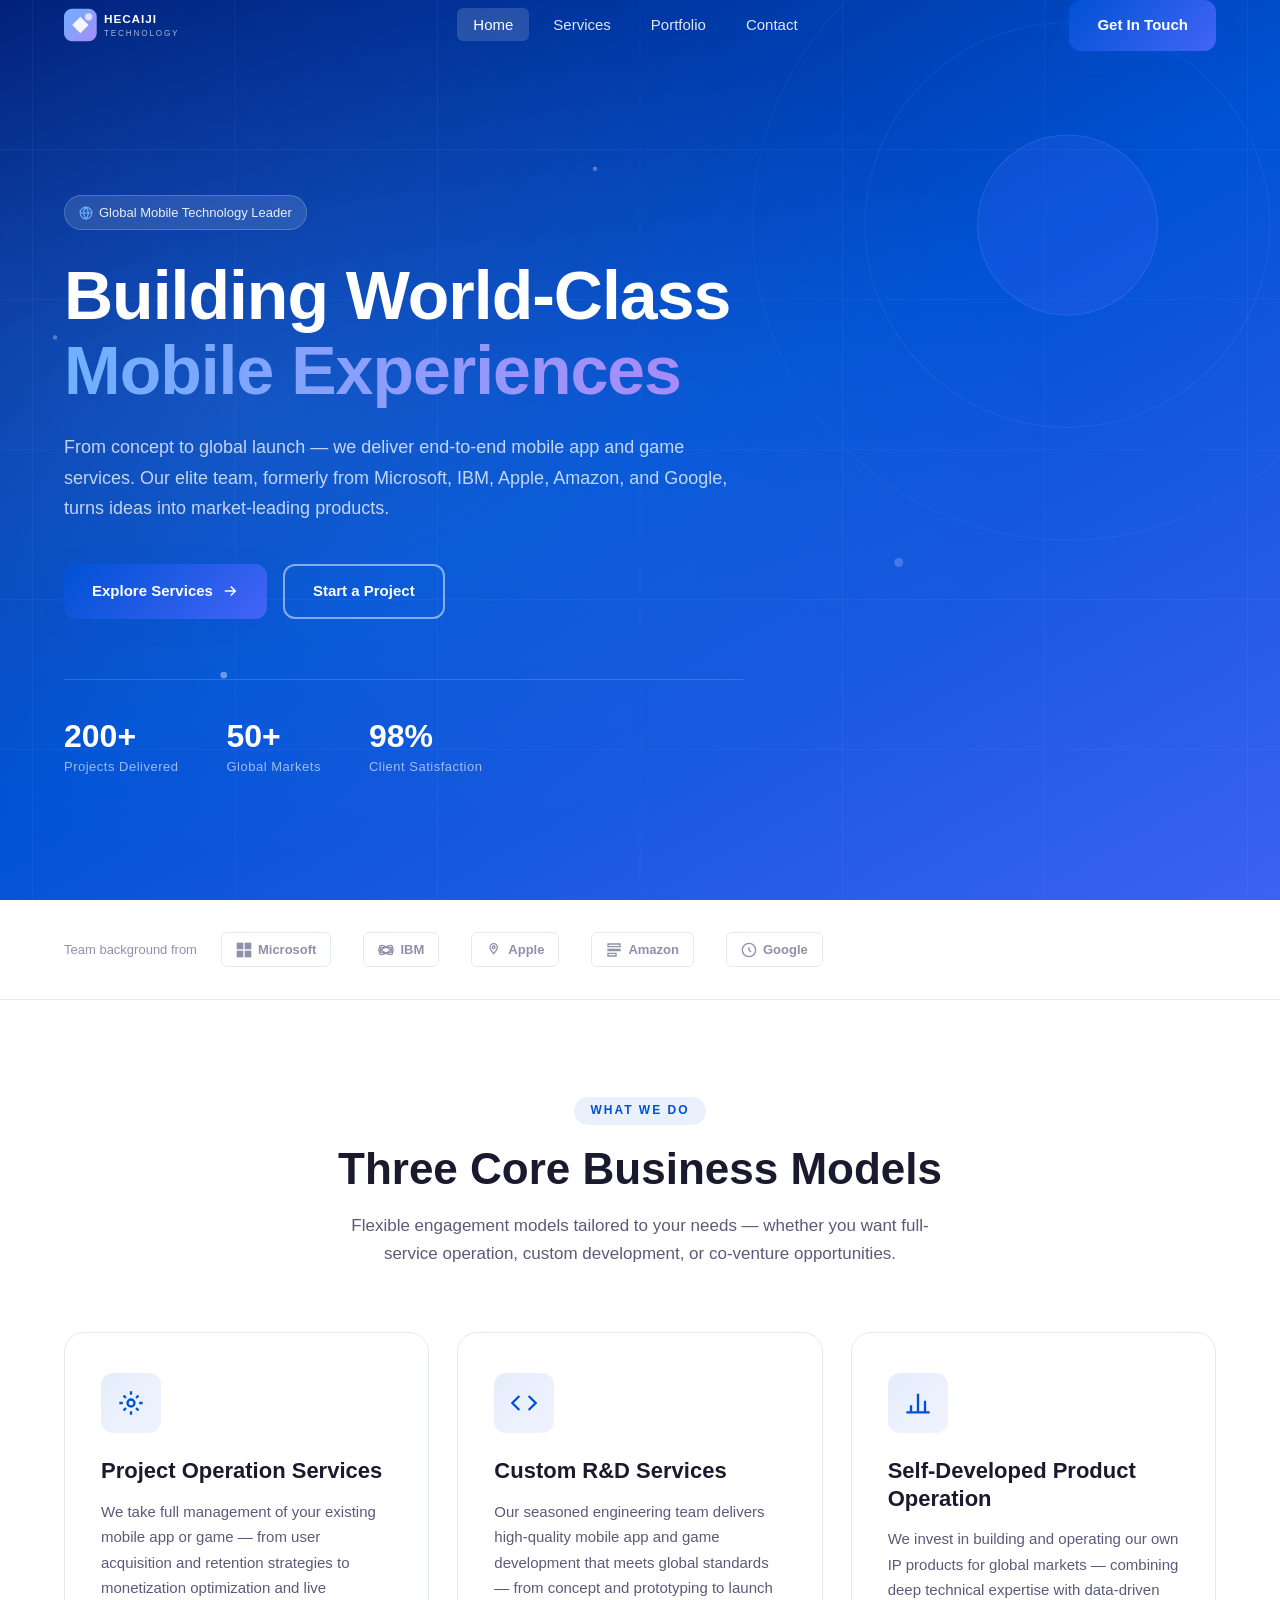
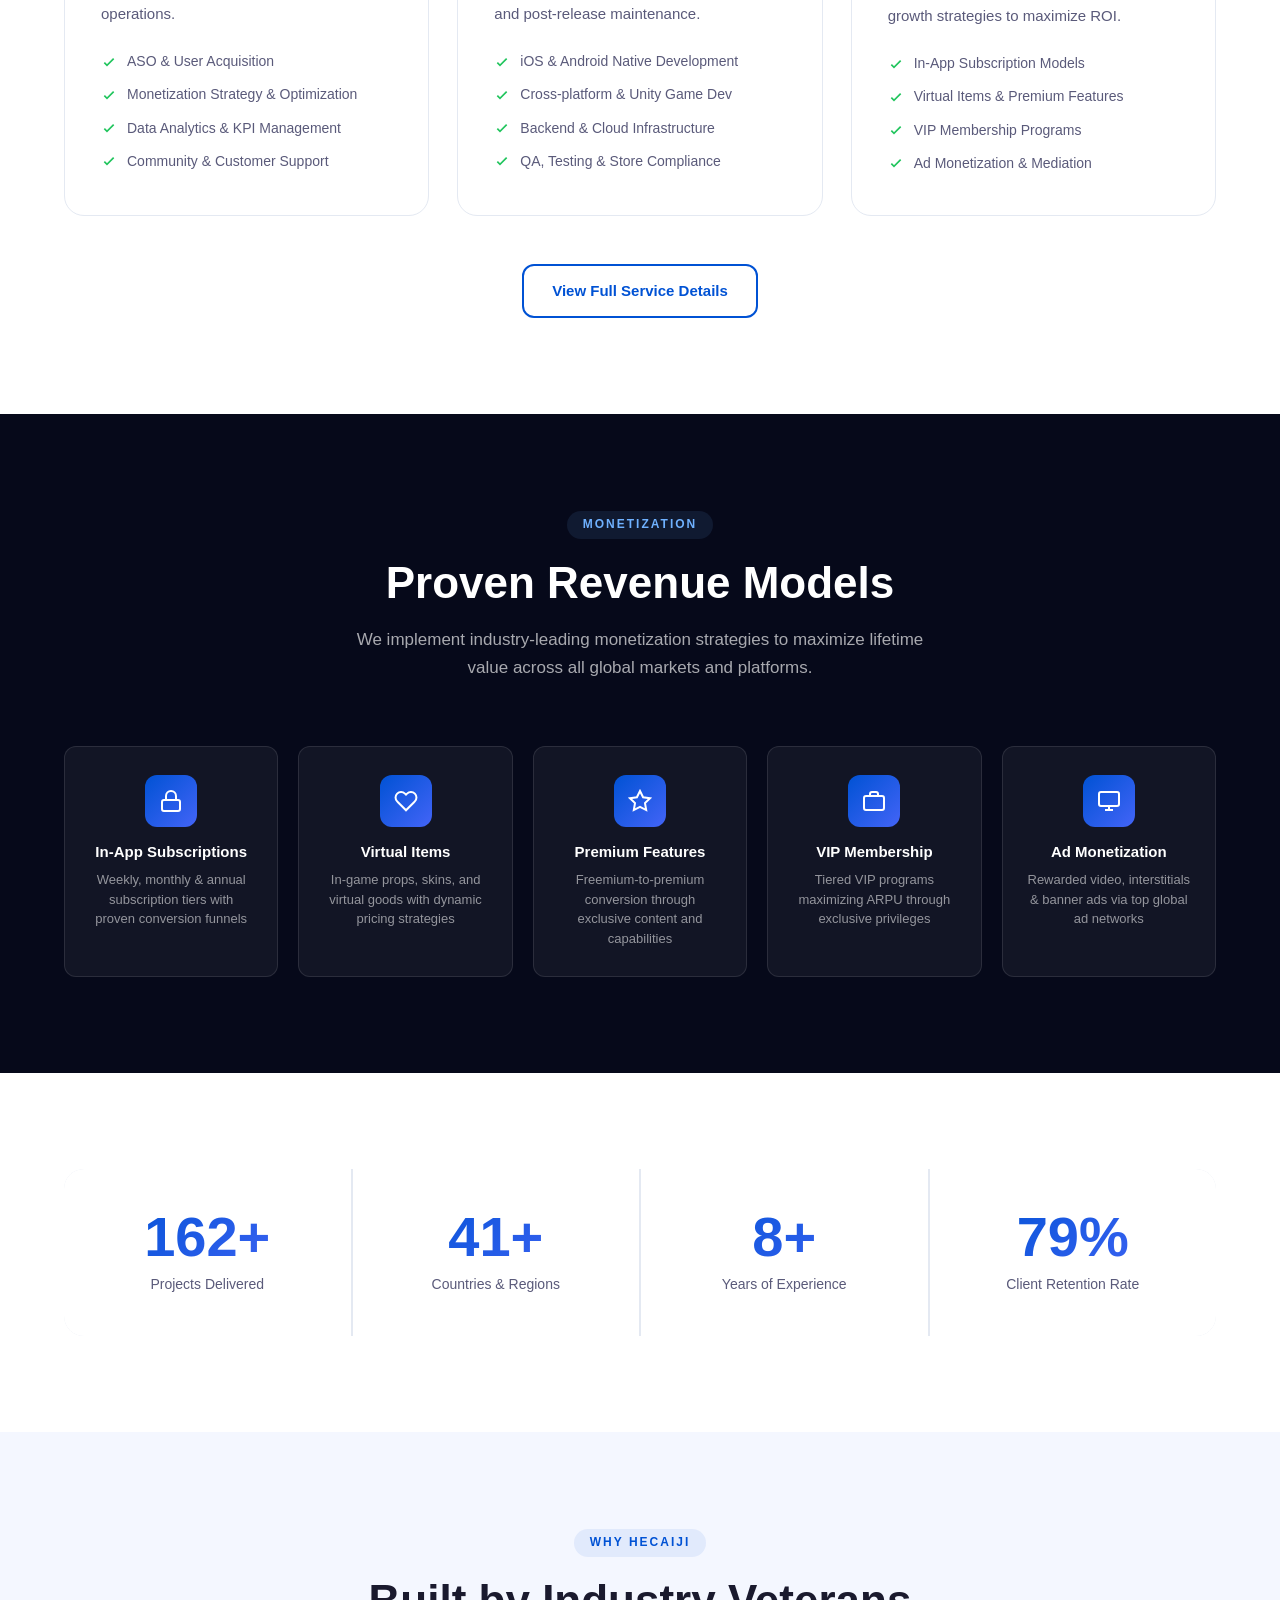
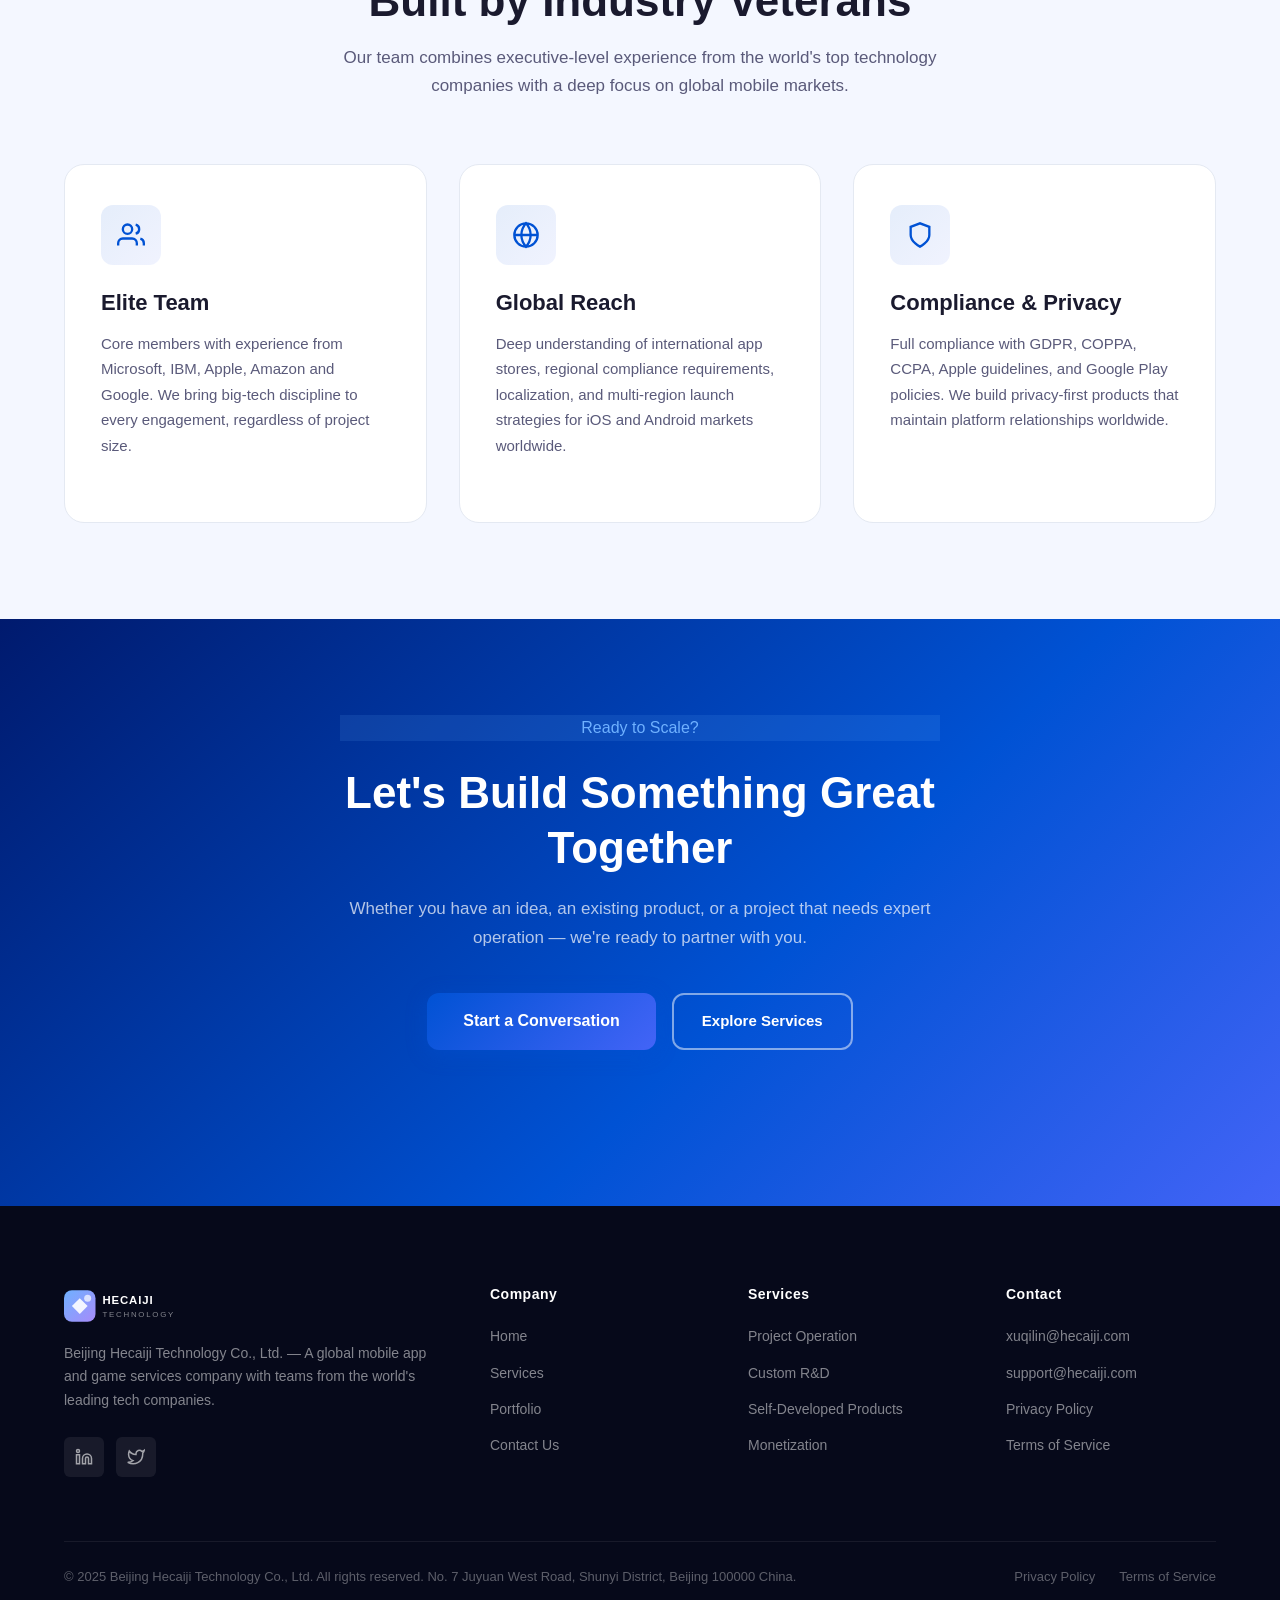
<file: index.html>
<!DOCTYPE html>
<html lang="en">
<head>
  <meta charset="UTF-8">
  <meta name="viewport" content="width=device-width, initial-scale=1.0">
  <meta http-equiv="X-UA-Compatible" content="IE=edge">

  <!-- SEO Meta Tags -->
  <title>Hecaiji Technology – Global Mobile App & Game Services</title>
  <meta name="description" content="Hecaiji Technology is a global mobile application and mobile game service provider, offering project operation, R&D outsourcing, and self-developed product operation with teams from Microsoft, IBM, Apple, Amazon, and Google.">
  <meta name="keywords" content="mobile app development, mobile game, app operation, game monetization, iOS Android, Google Play, App Store, global mobile services, outsourcing, Beijing technology">
  <meta name="author" content="Hecaiji Technology Co., Ltd.">
  <meta name="robots" content="index, follow">
  <link rel="canonical" href="https://www.hecaiji.com/">

  <!-- Open Graph -->
  <meta property="og:type" content="website">
  <meta property="og:url" content="https://www.hecaiji.com/">
  <meta property="og:title" content="Hecaiji Technology – Global Mobile App & Game Services">
  <meta property="og:description" content="Expert mobile application and game services with teams from Microsoft, IBM, Apple, Amazon, and Google. Operation, development, and monetization for global markets.">
  <meta property="og:image" content="https://www.hecaiji.com/svg/hero-bg.svg">
  <meta property="og:locale" content="en_US">
  <meta property="og:site_name" content="Hecaiji Technology">

  <!-- Twitter Card -->
  <meta name="twitter:card" content="summary_large_image">
  <meta name="twitter:title" content="Hecaiji Technology – Global Mobile App & Game Services">
  <meta name="twitter:description" content="Expert mobile app and game services for global markets.">

  <!-- Structured Data -->
  <script type="application/ld+json">
  {
    "@context": "https://schema.org",
    "@type": "Organization",
    "name": "Beijing Hecaiji Technology Co., Ltd.",
    "alternateName": "Hecaiji Technology",
    "url": "https://www.hecaiji.com",
    "address": {
      "@type": "PostalAddress",
      "streetAddress": "No. 211061, No. 7 Juyuan West Road, Mapo Town, Shunyi District",
      "addressLocality": "Beijing",
      "postalCode": "100000",
      "addressCountry": "CN"
    },
    "contactPoint": [
      {
        "@type": "ContactPoint",
        "email": "xuqilin@hecaiji.com",
        "contactType": "Business"
      },
      {
        "@type": "ContactPoint",
        "email": "support@hecaiji.com",
        "contactType": "Technical Support"
      }
    ],
    "description": "Global mobile application and mobile game service provider offering operation, R&D outsourcing, and self-developed product operation.",
    "foundingLocation": "Beijing, China",
    "serviceArea": "Worldwide"
  }
  </script>

  <link rel="stylesheet" href="css/style.css">

  <!-- Favicon inline SVG -->
  <link rel="icon" type="image/svg+xml" href="svg/logo.svg">
</head>
<body>

  <!-- ============================================================
       NAVIGATION
  ============================================================ -->
  <header>
    <nav class="nav nav--transparent" role="navigation" aria-label="Main navigation">
      <div class="container">
        <div class="nav__inner">
          <a href="index.html" class="nav__logo" aria-label="Hecaiji Technology Home">
            <svg viewBox="0 0 160 44" width="160" height="44" xmlns="http://www.w3.org/2000/svg" aria-hidden="true">
              <defs>
                <linearGradient id="navLogoGrad" x1="0%" y1="0%" x2="100%" y2="100%">
                  <stop offset="0%" style="stop-color:#6fb1ff"/>
                  <stop offset="100%" style="stop-color:#a78bfa"/>
                </linearGradient>
              </defs>
              <rect x="0" y="4" width="36" height="36" rx="9" fill="url(#navLogoGrad)"/>
              <path d="M9 22 L18 13 L27 22 L18 31 Z" fill="white" opacity="0.9"/>
              <circle cx="27" cy="13" r="4" fill="white" opacity="0.7"/>
              <text x="44" y="20" font-family="'Inter','Arial',sans-serif" font-weight="800" font-size="13" fill="white" letter-spacing="1">HECAIJI</text>
              <text x="44" y="34" font-family="'Inter','Arial',sans-serif" font-weight="400" font-size="9" fill="rgba(255,255,255,0.65)" letter-spacing="2">TECHNOLOGY</text>
            </svg>
          </a>
          <ul class="nav__menu" role="list">
            <li><a href="index.html" class="nav__link active">Home</a></li>
            <li><a href="services.html" class="nav__link">Services</a></li>
            <li><a href="cases.html" class="nav__link">Portfolio</a></li>
            <li><a href="contact.html" class="nav__link">Contact</a></li>
          </ul>
          <a href="contact.html" class="btn btn--primary nav__cta">Get In Touch</a>
          <button class="nav__toggle" aria-label="Open menu" aria-expanded="false">
            <span></span><span></span><span></span>
          </button>
        </div>
      </div>
    </nav>
  </header>

  <!-- Mobile Nav -->
  <div class="mobile-nav" role="dialog" aria-modal="true" aria-label="Mobile navigation">
    <button class="mobile-nav__close" aria-label="Close menu">
      <svg viewBox="0 0 24 24" fill="none" stroke="currentColor" stroke-width="2" stroke-linecap="round">
        <path d="M6 6l12 12M18 6l-12 12"/>
      </svg>
    </button>
    <a href="index.html">Home</a>
    <a href="services.html">Services</a>
    <a href="cases.html">Portfolio</a>
    <a href="contact.html">Contact</a>
    <a href="contact.html" class="btn btn--primary" style="margin-top:16px;">Get In Touch</a>
  </div>

  <main>
    <!-- ============================================================
         HERO SECTION
    ============================================================ -->
    <section class="hero" id="hero" aria-label="Hero">
      <div class="hero__bg">
        <svg viewBox="0 0 1440 800" xmlns="http://www.w3.org/2000/svg" preserveAspectRatio="xMidYMid slice" aria-hidden="true">
          <defs>
            <linearGradient id="heroGrad" x1="0%" y1="0%" x2="100%" y2="100%">
              <stop offset="0%" style="stop-color:#001a6e"/>
              <stop offset="50%" style="stop-color:#0052D4"/>
              <stop offset="100%" style="stop-color:#4364F7"/>
            </linearGradient>
            <radialGradient id="heroGlow1" cx="25%" cy="45%" r="50%">
              <stop offset="0%" style="stop-color:#6fb1ff;stop-opacity:0.18"/>
              <stop offset="100%" style="stop-color:#6fb1ff;stop-opacity:0"/>
            </radialGradient>
          </defs>
          <rect width="1440" height="800" fill="url(#heroGrad)"/>
          <rect width="1440" height="800" fill="url(#heroGlow1)"/>
          <g stroke="rgba(255,255,255,0.04)" stroke-width="1">
            <line x1="0" y1="133" x2="1440" y2="133"/><line x1="0" y1="266" x2="1440" y2="266"/>
            <line x1="0" y1="400" x2="1440" y2="400"/><line x1="0" y1="533" x2="1440" y2="533"/>
            <line x1="0" y1="666" x2="1440" y2="666"/>
            <line x1="180" y1="0" x2="180" y2="800"/><line x1="360" y1="0" x2="360" y2="800"/>
            <line x1="540" y1="0" x2="540" y2="800"/><line x1="720" y1="0" x2="720" y2="800"/>
            <line x1="900" y1="0" x2="900" y2="800"/><line x1="1080" y1="0" x2="1080" y2="800"/>
            <line x1="1260" y1="0" x2="1260" y2="800"/>
          </g>
          <circle cx="1100" cy="200" r="280" fill="none" stroke="rgba(255,255,255,0.04)" stroke-width="1"/>
          <circle cx="1100" cy="200" r="180" fill="none" stroke="rgba(255,255,255,0.06)" stroke-width="1"/>
          <circle cx="1100" cy="200" r="80" fill="rgba(67,100,247,0.2)" stroke="rgba(255,255,255,0.1)" stroke-width="1"/>
          <circle cx="350" cy="600" r="3" fill="rgba(255,255,255,0.4)"/>
          <circle cx="680" cy="150" r="2" fill="rgba(255,255,255,0.3)"/>
          <circle cx="950" cy="500" r="4" fill="rgba(255,255,255,0.2)"/>
          <circle cx="200" cy="300" r="2" fill="rgba(255,255,255,0.3)"/>
          <circle cx="1300" cy="650" r="3" fill="rgba(255,255,255,0.25)"/>
        </svg>
      </div>
      <div class="container">
        <div class="hero__content">
          <div class="hero__badge" data-animate>
            <svg viewBox="0 0 24 24" fill="none" stroke="currentColor" stroke-width="2" aria-hidden="true"><circle cx="12" cy="12" r="10"/><path d="M2 12h20M12 2a15.3 15.3 0 0 1 4 10 15.3 15.3 0 0 1-4 10 15.3 15.3 0 0 1-4-10 15.3 15.3 0 0 1 4-10z"/></svg>
            Global Mobile Technology Leader
          </div>
          <h1 data-animate data-delay="100">
            Building World-Class<br>
            <span class="highlight">Mobile Experiences</span>
          </h1>
          <p class="hero__desc" data-animate data-delay="200">
            From concept to global launch — we deliver end-to-end mobile app and game services. Our elite team, formerly from Microsoft, IBM, Apple, Amazon, and Google, turns ideas into market-leading products.
          </p>
          <div class="hero__actions" data-animate data-delay="300">
            <a href="services.html" class="btn btn--primary">
              Explore Services
              <svg viewBox="0 0 24 24" fill="none" stroke="currentColor" stroke-width="2" aria-hidden="true"><path d="M5 12h14M13 6l6 6-6 6"/></svg>
            </a>
            <a href="contact.html" class="btn btn--outline">Start a Project</a>
          </div>
          <div class="hero__stats" data-animate data-delay="400">
            <div>
              <div class="hero__stat-value" data-counter data-target="200" data-suffix="+">200+</div>
              <div class="hero__stat-label">Projects Delivered</div>
            </div>
            <div>
              <div class="hero__stat-value" data-counter data-target="50" data-suffix="+">50+</div>
              <div class="hero__stat-label">Global Markets</div>
            </div>
            <div>
              <div class="hero__stat-value" data-counter data-target="98" data-suffix="%">98%</div>
              <div class="hero__stat-label">Client Satisfaction</div>
            </div>
          </div>
        </div>
      </div>
    </section>

    <!-- ============================================================
         PARTNERS BAR
    ============================================================ -->
    <section class="partners" aria-label="Team Background">
      <div class="container">
        <div class="partners__inner">
          <span class="partners__label">Team background from</span>
          <div class="partners__logos">
            <span class="partner-badge">
              <svg viewBox="0 0 24 24" fill="currentColor" aria-hidden="true"><rect x="1" y="1" width="10" height="10"/><rect x="13" y="1" width="10" height="10"/><rect x="1" y="13" width="10" height="10"/><rect x="13" y="13" width="10" height="10"/></svg>
              Microsoft
            </span>
            <span class="partner-badge">
              <svg viewBox="0 0 24 24" fill="none" stroke="currentColor" stroke-width="2" aria-hidden="true"><ellipse cx="12" cy="12" rx="11" ry="4.2" transform="rotate(-30 12 12)"/><ellipse cx="12" cy="12" rx="11" ry="4.2" transform="rotate(30 12 12)"/><ellipse cx="12" cy="12" rx="11" ry="4.2"/></svg>
              IBM
            </span>
            <span class="partner-badge">
              <svg viewBox="0 0 24 24" fill="none" stroke="currentColor" stroke-width="2" aria-hidden="true"><path d="M11.5 2.5C8.5 2.5 6 5 6 8c0 3.5 5.5 9.5 5.5 9.5S17 11.5 17 8c0-3-2.5-5.5-5.5-5.5z"/><circle cx="11.5" cy="8" r="2"/></svg>
              Apple
            </span>
            <span class="partner-badge">
              <svg viewBox="0 0 24 24" fill="none" stroke="currentColor" stroke-width="2" aria-hidden="true"><path d="M3 3l18 0v4L3 7zM3 11l18 0v2L3 13zM3 17l12 0v4L3 21z"/></svg>
              Amazon
            </span>
            <span class="partner-badge">
              <svg viewBox="0 0 24 24" fill="none" stroke="currentColor" stroke-width="2" aria-hidden="true"><circle cx="12" cy="12" r="10"/><path d="M12 8v4l3 3"/></svg>
              Google
            </span>
          </div>
        </div>
      </div>
    </section>

    <!-- ============================================================
         CORE SERVICES
    ============================================================ -->
    <section class="section" id="services" aria-labelledby="services-heading">
      <div class="container">
        <header class="section-header">
          <div class="eyebrow">What We Do</div>
          <h2 id="services-heading">Three Core Business Models</h2>
          <p>Flexible engagement models tailored to your needs — whether you want full-service operation, custom development, or co-venture opportunities.</p>
        </header>
        <div class="services-grid">
          <!-- Model 1 -->
          <article class="service-card" data-animate>
            <div class="service-card__icon" aria-hidden="true">
              <svg viewBox="0 0 24 24" fill="none" stroke="currentColor" stroke-width="2"><circle cx="12" cy="12" r="3"/><path d="M12 2v3M12 19v3M2 12h3M19 12h3M5.6 5.6l2.1 2.1M16.3 16.3l2.1 2.1M5.6 18.4l2.1-2.1M16.3 7.7l2.1-2.1"/></svg>
            </div>
            <h3>Project Operation Services</h3>
            <p>We take full management of your existing mobile app or game — from user acquisition and retention strategies to monetization optimization and live operations.</p>
            <ul class="service-card__list" role="list">
              <li class="service-card__list-item">
                <svg viewBox="0 0 24 24" fill="none" stroke="currentColor" stroke-width="2.5" aria-hidden="true"><path d="M5 13l4 4L19 7"/></svg>
                ASO &amp; User Acquisition
              </li>
              <li class="service-card__list-item">
                <svg viewBox="0 0 24 24" fill="none" stroke="currentColor" stroke-width="2.5" aria-hidden="true"><path d="M5 13l4 4L19 7"/></svg>
                Monetization Strategy &amp; Optimization
              </li>
              <li class="service-card__list-item">
                <svg viewBox="0 0 24 24" fill="none" stroke="currentColor" stroke-width="2.5" aria-hidden="true"><path d="M5 13l4 4L19 7"/></svg>
                Data Analytics &amp; KPI Management
              </li>
              <li class="service-card__list-item">
                <svg viewBox="0 0 24 24" fill="none" stroke="currentColor" stroke-width="2.5" aria-hidden="true"><path d="M5 13l4 4L19 7"/></svg>
                Community &amp; Customer Support
              </li>
            </ul>
          </article>
          <!-- Model 2 -->
          <article class="service-card" data-animate data-delay="100">
            <div class="service-card__icon" aria-hidden="true">
              <svg viewBox="0 0 24 24" fill="none" stroke="currentColor" stroke-width="2"><polyline points="16 18 22 12 16 6"/><polyline points="8 6 2 12 8 18"/></svg>
            </div>
            <h3>Custom R&amp;D Services</h3>
            <p>Our seasoned engineering team delivers high-quality mobile app and game development that meets global standards — from concept and prototyping to launch and post-release maintenance.</p>
            <ul class="service-card__list" role="list">
              <li class="service-card__list-item">
                <svg viewBox="0 0 24 24" fill="none" stroke="currentColor" stroke-width="2.5" aria-hidden="true"><path d="M5 13l4 4L19 7"/></svg>
                iOS &amp; Android Native Development
              </li>
              <li class="service-card__list-item">
                <svg viewBox="0 0 24 24" fill="none" stroke="currentColor" stroke-width="2.5" aria-hidden="true"><path d="M5 13l4 4L19 7"/></svg>
                Cross-platform &amp; Unity Game Dev
              </li>
              <li class="service-card__list-item">
                <svg viewBox="0 0 24 24" fill="none" stroke="currentColor" stroke-width="2.5" aria-hidden="true"><path d="M5 13l4 4L19 7"/></svg>
                Backend &amp; Cloud Infrastructure
              </li>
              <li class="service-card__list-item">
                <svg viewBox="0 0 24 24" fill="none" stroke="currentColor" stroke-width="2.5" aria-hidden="true"><path d="M5 13l4 4L19 7"/></svg>
                QA, Testing &amp; Store Compliance
              </li>
            </ul>
          </article>
          <!-- Model 3 -->
          <article class="service-card" data-animate data-delay="200">
            <div class="service-card__icon" aria-hidden="true">
              <svg viewBox="0 0 24 24" fill="none" stroke="currentColor" stroke-width="2"><line x1="18" y1="20" x2="18" y2="10"/><line x1="12" y1="20" x2="12" y2="4"/><line x1="6" y1="20" x2="6" y2="14"/><line x1="2" y1="20" x2="22" y2="20"/></svg>
            </div>
            <h3>Self-Developed Product Operation</h3>
            <p>We invest in building and operating our own IP products for global markets — combining deep technical expertise with data-driven growth strategies to maximize ROI.</p>
            <ul class="service-card__list" role="list">
              <li class="service-card__list-item">
                <svg viewBox="0 0 24 24" fill="none" stroke="currentColor" stroke-width="2.5" aria-hidden="true"><path d="M5 13l4 4L19 7"/></svg>
                In-App Subscription Models
              </li>
              <li class="service-card__list-item">
                <svg viewBox="0 0 24 24" fill="none" stroke="currentColor" stroke-width="2.5" aria-hidden="true"><path d="M5 13l4 4L19 7"/></svg>
                Virtual Items &amp; Premium Features
              </li>
              <li class="service-card__list-item">
                <svg viewBox="0 0 24 24" fill="none" stroke="currentColor" stroke-width="2.5" aria-hidden="true"><path d="M5 13l4 4L19 7"/></svg>
                VIP Membership Programs
              </li>
              <li class="service-card__list-item">
                <svg viewBox="0 0 24 24" fill="none" stroke="currentColor" stroke-width="2.5" aria-hidden="true"><path d="M5 13l4 4L19 7"/></svg>
                Ad Monetization &amp; Mediation
              </li>
            </ul>
          </article>
        </div>
        <div style="text-align:center;margin-top:48px;">
          <a href="services.html" class="btn btn--outline-dark">View Full Service Details</a>
        </div>
      </div>
    </section>

    <!-- ============================================================
         REVENUE MODELS (Dark section)
    ============================================================ -->
    <section class="section section--dark" id="monetization" aria-labelledby="revenue-heading">
      <div class="container">
        <header class="section-header">
          <div class="eyebrow" style="color:#6fb1ff;background:rgba(111,177,255,0.1);">Monetization</div>
          <h2 id="revenue-heading">Proven Revenue Models</h2>
          <p>We implement industry-leading monetization strategies to maximize lifetime value across all global markets and platforms.</p>
        </header>
        <div class="revenue-grid">
          <div class="revenue-card" data-animate>
            <div class="revenue-card__icon" aria-hidden="true">
              <svg viewBox="0 0 24 24" fill="none" stroke="currentColor" stroke-width="2"><rect x="3" y="11" width="18" height="11" rx="2"/><path d="M7 11V7a5 5 0 0 1 10 0v4"/></svg>
            </div>
            <h4>In-App Subscriptions</h4>
            <p>Weekly, monthly &amp; annual subscription tiers with proven conversion funnels</p>
          </div>
          <div class="revenue-card" data-animate data-delay="80">
            <div class="revenue-card__icon" aria-hidden="true">
              <svg viewBox="0 0 24 24" fill="none" stroke="currentColor" stroke-width="2"><path d="M20.84 4.61a5.5 5.5 0 0 0-7.78 0L12 5.67l-1.06-1.06a5.5 5.5 0 0 0-7.78 7.78l1.06 1.06L12 21.23l7.78-7.78 1.06-1.06a5.5 5.5 0 0 0 0-7.78z"/></svg>
            </div>
            <h4>Virtual Items</h4>
            <p>In-game props, skins, and virtual goods with dynamic pricing strategies</p>
          </div>
          <div class="revenue-card" data-animate data-delay="160">
            <div class="revenue-card__icon" aria-hidden="true">
              <svg viewBox="0 0 24 24" fill="none" stroke="currentColor" stroke-width="2"><polygon points="12 2 15.09 8.26 22 9.27 17 14.14 18.18 21.02 12 17.77 5.82 21.02 7 14.14 2 9.27 8.91 8.26 12 2"/></svg>
            </div>
            <h4>Premium Features</h4>
            <p>Freemium-to-premium conversion through exclusive content and capabilities</p>
          </div>
          <div class="revenue-card" data-animate data-delay="240">
            <div class="revenue-card__icon" aria-hidden="true">
              <svg viewBox="0 0 24 24" fill="none" stroke="currentColor" stroke-width="2"><rect x="2" y="7" width="20" height="14" rx="2"/><path d="M16 7V5a2 2 0 0 0-2-2h-4a2 2 0 0 0-2 2v2"/></svg>
            </div>
            <h4>VIP Membership</h4>
            <p>Tiered VIP programs maximizing ARPU through exclusive privileges</p>
          </div>
          <div class="revenue-card" data-animate data-delay="320">
            <div class="revenue-card__icon" aria-hidden="true">
              <svg viewBox="0 0 24 24" fill="none" stroke="currentColor" stroke-width="2"><rect x="2" y="3" width="20" height="14" rx="2"/><line x1="8" y1="21" x2="16" y2="21"/><line x1="12" y1="17" x2="12" y2="21"/></svg>
            </div>
            <h4>Ad Monetization</h4>
            <p>Rewarded video, interstitials &amp; banner ads via top global ad networks</p>
          </div>
        </div>
      </div>
    </section>

    <!-- ============================================================
         STATS SECTION
    ============================================================ -->
    <section class="section" aria-label="Company Statistics">
      <div class="container">
        <div class="stats-grid">
          <div class="stat-item" data-animate>
            <div class="stat-item__value" data-counter data-target="200" data-suffix="+">200+</div>
            <div class="stat-item__label">Projects Delivered</div>
          </div>
          <div class="stat-item" data-animate data-delay="100">
            <div class="stat-item__value" data-counter data-target="50" data-suffix="+">50+</div>
            <div class="stat-item__label">Countries &amp; Regions</div>
          </div>
          <div class="stat-item" data-animate data-delay="200">
            <div class="stat-item__value" data-counter data-target="10" data-suffix="+">10+</div>
            <div class="stat-item__label">Years of Experience</div>
          </div>
          <div class="stat-item" data-animate data-delay="300">
            <div class="stat-item__value" data-counter data-target="98" data-suffix="%">98%</div>
            <div class="stat-item__label">Client Retention Rate</div>
          </div>
        </div>
      </div>
    </section>

    <!-- ============================================================
         WHY CHOOSE US
    ============================================================ -->
    <section class="section section--alt" id="about" aria-labelledby="why-heading">
      <div class="container">
        <header class="section-header">
          <div class="eyebrow">Why Hecaiji</div>
          <h2 id="why-heading">Built by Industry Veterans</h2>
          <p>Our team combines executive-level experience from the world's top technology companies with a deep focus on global mobile markets.</p>
        </header>
        <div style="display:grid;grid-template-columns:repeat(auto-fit,minmax(280px,1fr));gap:32px;">
          <div class="service-card" data-animate>
            <div class="service-card__icon" aria-hidden="true">
              <svg viewBox="0 0 24 24" fill="none" stroke="currentColor" stroke-width="2"><path d="M17 21v-2a4 4 0 0 0-4-4H5a4 4 0 0 0-4 4v2"/><circle cx="9" cy="7" r="4"/><path d="M23 21v-2a4 4 0 0 0-3-3.87M16 3.13a4 4 0 0 1 0 7.75"/></svg>
            </div>
            <h3>Elite Team</h3>
            <p>Core members with experience from Microsoft, IBM, Apple, Amazon and Google. We bring big-tech discipline to every engagement, regardless of project size.</p>
          </div>
          <div class="service-card" data-animate data-delay="100">
            <div class="service-card__icon" aria-hidden="true">
              <svg viewBox="0 0 24 24" fill="none" stroke="currentColor" stroke-width="2"><circle cx="12" cy="12" r="10"/><path d="M2 12h20M12 2a15.3 15.3 0 0 1 4 10 15.3 15.3 0 0 1-4 10 15.3 15.3 0 0 1-4-10 15.3 15.3 0 0 1 4-10z"/></svg>
            </div>
            <h3>Global Reach</h3>
            <p>Deep understanding of international app stores, regional compliance requirements, localization, and multi-region launch strategies for iOS and Android markets worldwide.</p>
          </div>
          <div class="service-card" data-animate data-delay="200">
            <div class="service-card__icon" aria-hidden="true">
              <svg viewBox="0 0 24 24" fill="none" stroke="currentColor" stroke-width="2"><path d="M12 22s8-4 8-10V5l-8-3-8 3v7c0 6 8 10 8 10z"/></svg>
            </div>
            <h3>Compliance &amp; Privacy</h3>
            <p>Full compliance with GDPR, COPPA, CCPA, Apple guidelines, and Google Play policies. We build privacy-first products that maintain platform relationships worldwide.</p>
          </div>
        </div>
      </div>
    </section>

    <!-- ============================================================
         CTA SECTION
    ============================================================ -->
    <section class="section" style="background: linear-gradient(135deg, #001a6e 0%, #0052D4 60%, #4364F7 100%); text-align: center;" aria-label="Call to Action">
      <div class="container">
        <div style="max-width:600px;margin:0 auto;" data-animate>
          <div class="eyebrow" style="color:#6fb1ff;background:rgba(111,177,255,0.12);margin-bottom:24px;">Ready to Scale?</div>
          <h2 style="color:#fff;font-size:clamp(28px,4vw,44px);margin-bottom:20px;">Let's Build Something Great Together</h2>
          <p style="color:rgba(255,255,255,0.7);font-size:17px;margin-bottom:40px;line-height:1.7;">Whether you have an idea, an existing product, or a project that needs expert operation — we're ready to partner with you.</p>
          <div class="hero__actions" style="justify-content:center;">
            <a href="contact.html" class="btn btn--primary" style="font-size:16px;padding:15px 36px;">Start a Conversation</a>
            <a href="services.html" class="btn btn--outline">Explore Services</a>
          </div>
        </div>
      </div>
    </section>
  </main>

  <!-- ============================================================
       FOOTER
  ============================================================ -->
  <footer class="footer" role="contentinfo">
    <div class="container">
      <div class="footer__top">
        <div class="footer__brand">
          <a href="index.html" aria-label="Hecaiji Technology">
            <svg viewBox="0 0 160 44" width="140" height="40" xmlns="http://www.w3.org/2000/svg" aria-hidden="true">
              <defs>
                <linearGradient id="footerLogoGrad" x1="0%" y1="0%" x2="100%" y2="100%">
                  <stop offset="0%" style="stop-color:#6fb1ff"/>
                  <stop offset="100%" style="stop-color:#a78bfa"/>
                </linearGradient>
              </defs>
              <rect x="0" y="4" width="36" height="36" rx="9" fill="url(#footerLogoGrad)"/>
              <path d="M9 22 L18 13 L27 22 L18 31 Z" fill="white" opacity="0.9"/>
              <circle cx="27" cy="13" r="4" fill="white" opacity="0.7"/>
              <text x="44" y="20" font-family="'Inter','Arial',sans-serif" font-weight="800" font-size="13" fill="white" letter-spacing="1">HECAIJI</text>
              <text x="44" y="34" font-family="'Inter','Arial',sans-serif" font-weight="400" font-size="9" fill="rgba(255,255,255,0.5)" letter-spacing="2">TECHNOLOGY</text>
            </svg>
          </a>
          <p>Beijing Hecaiji Technology Co., Ltd. — A global mobile app and game services company with teams from the world's leading tech companies.</p>
          <div class="footer__social">
            <a href="#" class="footer__social-link" aria-label="LinkedIn">
              <svg viewBox="0 0 24 24" fill="none" stroke="currentColor" stroke-width="2" aria-hidden="true"><path d="M16 8a6 6 0 0 1 6 6v7h-4v-7a2 2 0 0 0-4 0v7h-4v-7a6 6 0 0 1 6-6z"/><rect x="2" y="9" width="4" height="12"/><circle cx="4" cy="4" r="2"/></svg>
            </a>
            <a href="#" class="footer__social-link" aria-label="Twitter / X">
              <svg viewBox="0 0 24 24" fill="none" stroke="currentColor" stroke-width="2" aria-hidden="true"><path d="M23 3a10.9 10.9 0 0 1-3.14 1.53 4.48 4.48 0 0 0-7.86 3v1A10.66 10.66 0 0 1 3 4s-4 9 5 13a11.64 11.64 0 0 1-7 2c9 5 20 0 20-11.5a4.5 4.5 0 0 0-.08-.83A7.72 7.72 0 0 0 23 3z"/></svg>
            </a>
          </div>
        </div>
        <div class="footer__col">
          <h4>Company</h4>
          <ul role="list">
            <li><a href="index.html">Home</a></li>
            <li><a href="services.html">Services</a></li>
            <li><a href="cases.html">Portfolio</a></li>
            <li><a href="contact.html">Contact Us</a></li>
          </ul>
        </div>
        <div class="footer__col">
          <h4>Services</h4>
          <ul role="list">
            <li><a href="services.html#operation">Project Operation</a></li>
            <li><a href="services.html#rd">Custom R&amp;D</a></li>
            <li><a href="services.html#selfdev">Self-Developed Products</a></li>
            <li><a href="services.html#monetization">Monetization</a></li>
          </ul>
        </div>
        <div class="footer__col">
          <h4>Contact</h4>
          <ul role="list">
            <li><a href="mailto:xuqilin@hecaiji.com">xuqilin@hecaiji.com</a></li>
            <li><a href="mailto:support@hecaiji.com">support@hecaiji.com</a></li>
            <li><a href="privacy.html">Privacy Policy</a></li>
            <li><a href="terms.html">Terms of Service</a></li>
          </ul>
        </div>
      </div>
      <div class="footer__bottom">
        <p class="footer__copy">&copy; 2025 Beijing Hecaiji Technology Co., Ltd. All rights reserved. No. 7 Juyuan West Road, Shunyi District, Beijing 100000 China.</p>
        <nav class="footer__legal" aria-label="Legal">
          <a href="privacy.html">Privacy Policy</a>
          <a href="terms.html">Terms of Service</a>
        </nav>
      </div>
    </div>
  </footer>

  <!-- Scroll to top -->
  <button class="scroll-top" aria-label="Back to top">
    <svg viewBox="0 0 24 24" fill="none" stroke="currentColor" stroke-width="2.5" aria-hidden="true">
      <path d="M18 15l-6-6-6 6"/>
    </svg>
  </button>

  <script src="js/main.js"></script>
</body>
</html>
</file>
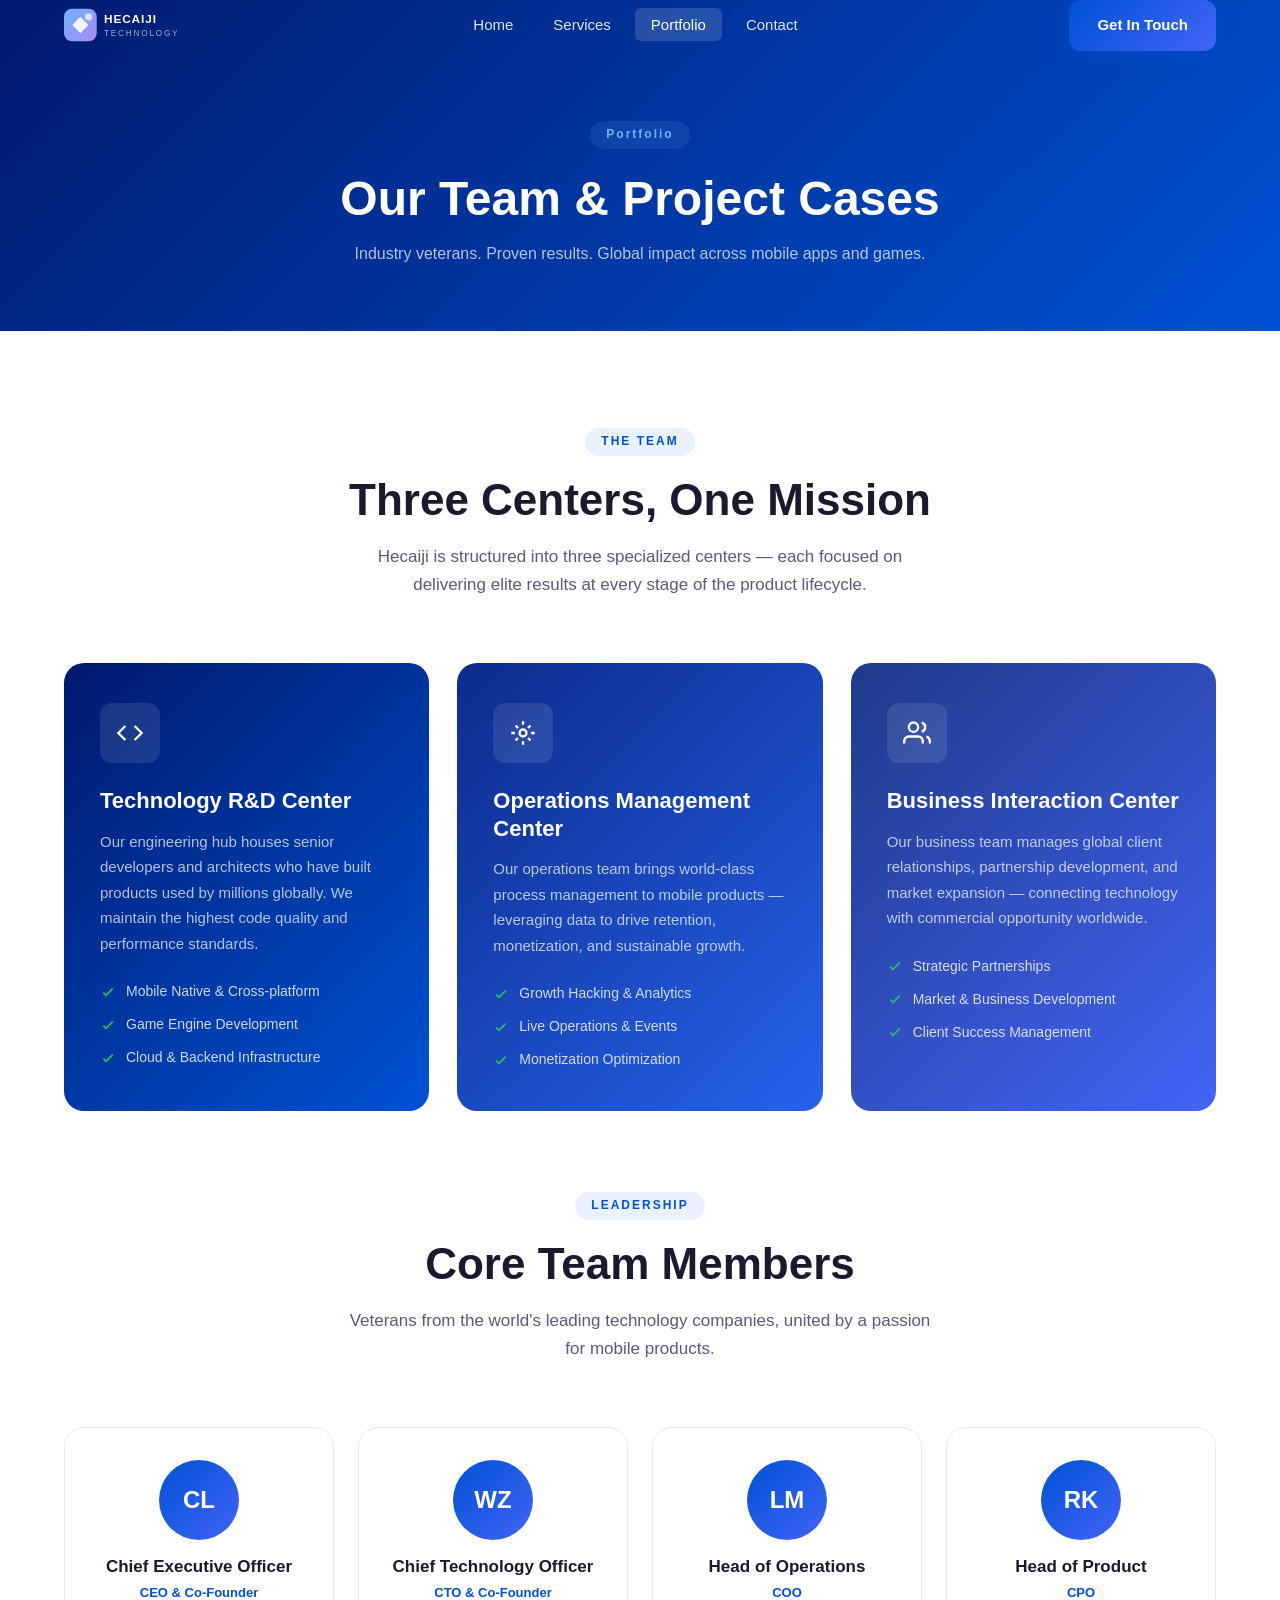
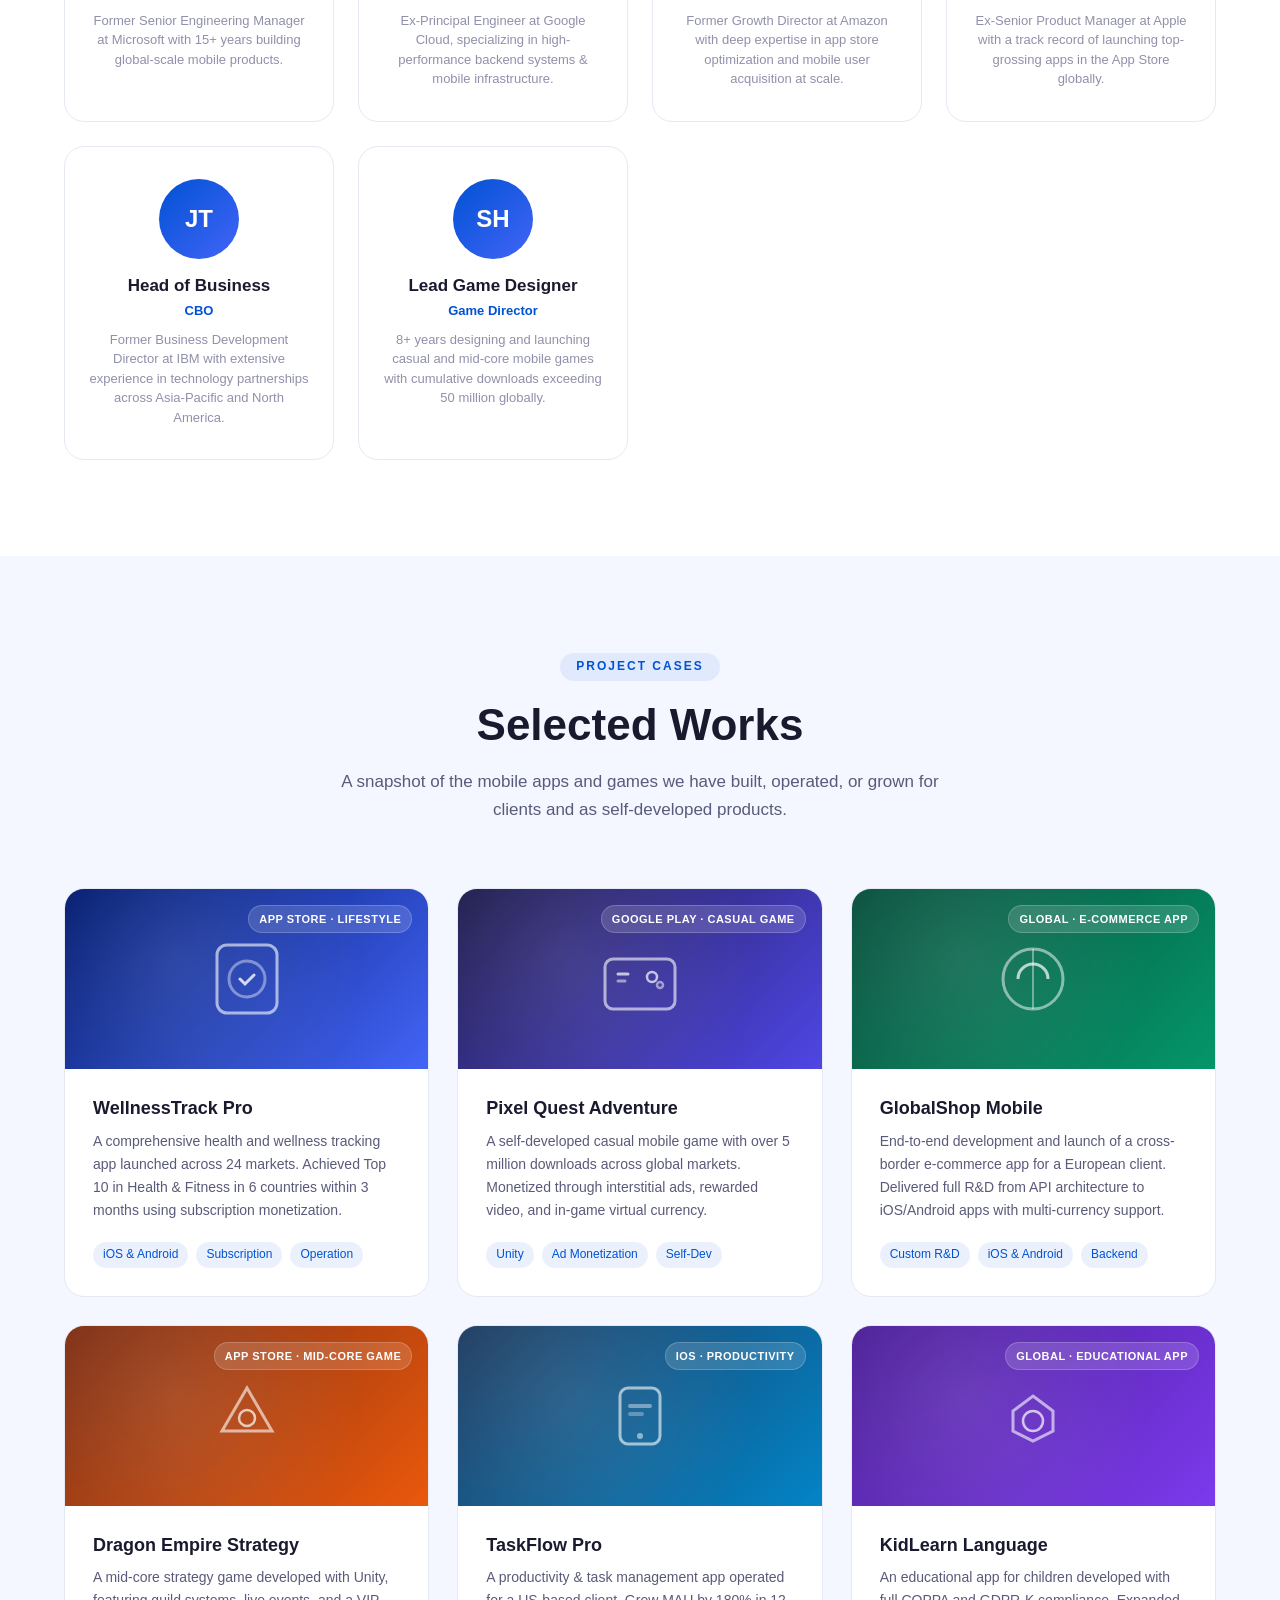
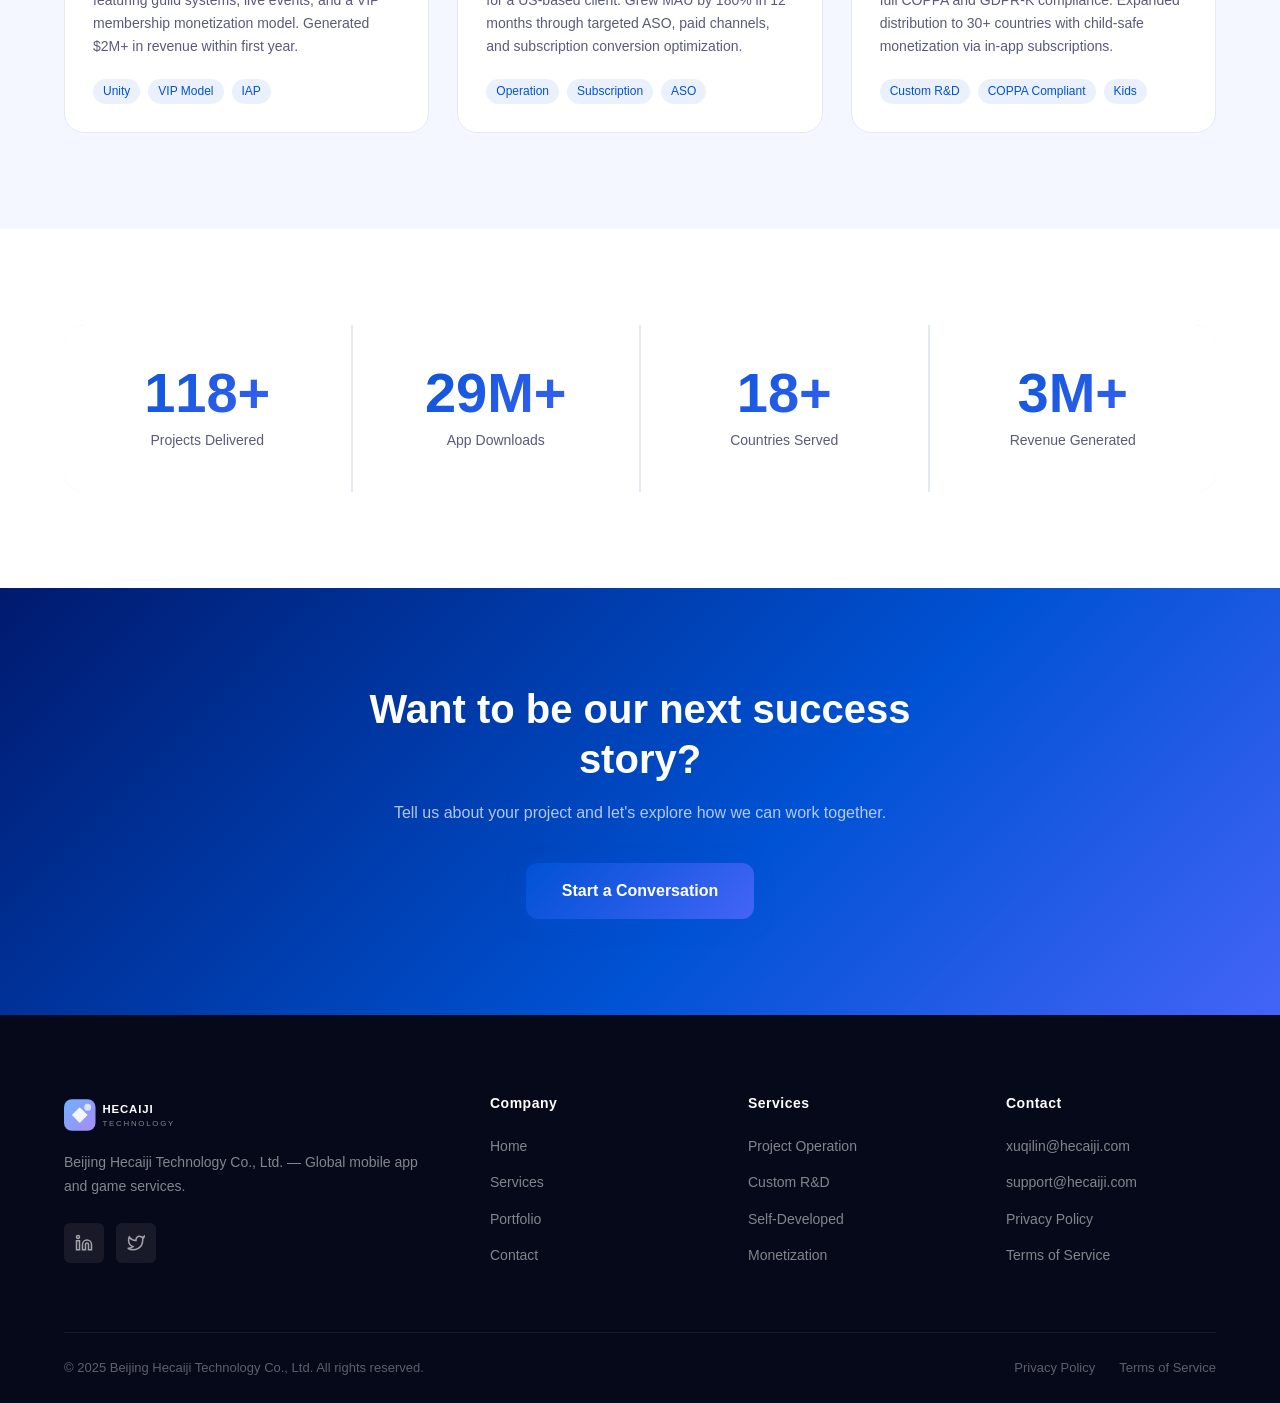
<file: cases.html>
<!DOCTYPE html>
<html lang="en">
<head>
  <meta charset="UTF-8">
  <meta name="viewport" content="width=device-width, initial-scale=1.0">
  <meta http-equiv="X-UA-Compatible" content="IE=edge">

  <title>Portfolio – Hecaiji Technology | Team &amp; Project Cases</title>
  <meta name="description" content="Explore Hecaiji Technology's portfolio of mobile apps and games delivered globally. Meet the team and discover our success stories in mobile operation, game development, and app monetization.">
  <meta name="keywords" content="mobile app portfolio, game development cases, mobile app success stories, Hecaiji projects, team introduction">
  <meta name="robots" content="index, follow">
  <link rel="canonical" href="https://www.hecaiji.com/cases.html">

  <meta property="og:type" content="website">
  <meta property="og:url" content="https://www.hecaiji.com/cases.html">
  <meta property="og:title" content="Portfolio – Hecaiji Technology">
  <meta property="og:description" content="Mobile app and game portfolio from Hecaiji Technology — team background and project case studies.">

  <link rel="stylesheet" href="css/style.css">
  <link rel="icon" type="image/svg+xml" href="svg/logo.svg">
</head>
<body>

  <!-- NAV -->
  <header>
    <nav class="nav nav--transparent" role="navigation" aria-label="Main navigation">
      <div class="container">
        <div class="nav__inner">
          <a href="index.html" class="nav__logo" aria-label="Hecaiji Technology Home">
            <svg viewBox="0 0 160 44" width="160" height="44" xmlns="http://www.w3.org/2000/svg" aria-hidden="true">
              <defs><linearGradient id="nLG" x1="0%" y1="0%" x2="100%" y2="100%"><stop offset="0%" style="stop-color:#6fb1ff"/><stop offset="100%" style="stop-color:#a78bfa"/></linearGradient></defs>
              <rect x="0" y="4" width="36" height="36" rx="9" fill="url(#nLG)"/>
              <path d="M9 22 L18 13 L27 22 L18 31 Z" fill="white" opacity="0.9"/>
              <circle cx="27" cy="13" r="4" fill="white" opacity="0.7"/>
              <text x="44" y="20" font-family="'Inter','Arial',sans-serif" font-weight="800" font-size="13" fill="white" letter-spacing="1">HECAIJI</text>
              <text x="44" y="34" font-family="'Inter','Arial',sans-serif" font-weight="400" font-size="9" fill="rgba(255,255,255,0.65)" letter-spacing="2">TECHNOLOGY</text>
            </svg>
          </a>
          <ul class="nav__menu" role="list">
            <li><a href="index.html" class="nav__link">Home</a></li>
            <li><a href="services.html" class="nav__link">Services</a></li>
            <li><a href="cases.html" class="nav__link active">Portfolio</a></li>
            <li><a href="contact.html" class="nav__link">Contact</a></li>
          </ul>
          <a href="contact.html" class="btn btn--primary nav__cta">Get In Touch</a>
          <button class="nav__toggle" aria-label="Open menu"><span></span><span></span><span></span></button>
        </div>
      </div>
    </nav>
  </header>
  <div class="mobile-nav" role="dialog" aria-modal="true" aria-label="Mobile navigation">
    <button class="mobile-nav__close" aria-label="Close menu"><svg viewBox="0 0 24 24" fill="none" stroke="currentColor" stroke-width="2" stroke-linecap="round"><path d="M6 6l12 12M18 6l-12 12"/></svg></button>
    <a href="index.html">Home</a><a href="services.html">Services</a><a href="cases.html">Portfolio</a><a href="contact.html">Contact</a>
    <a href="contact.html" class="btn btn--primary" style="margin-top:16px;">Get In Touch</a>
  </div>

  <main>
    <!-- Page Hero -->
    <section class="policy-hero" aria-label="Portfolio Hero">
      <div class="container">
        <div class="eyebrow" style="color:#6fb1ff;background:rgba(111,177,255,0.12);display:inline-block;padding:4px 16px;border-radius:20px;font-size:12px;font-weight:600;letter-spacing:2px;margin-bottom:20px;">Portfolio</div>
        <h1>Our Team &amp; Project Cases</h1>
        <p>Industry veterans. Proven results. Global impact across mobile apps and games.</p>
      </div>
    </section>

    <!-- ============================================================
         TEAM INTRO
    ============================================================ -->
    <section class="section" id="team" aria-labelledby="team-heading">
      <div class="container">
        <header class="section-header">
          <div class="eyebrow">The Team</div>
          <h2 id="team-heading">Three Centers, One Mission</h2>
          <p>Hecaiji is structured into three specialized centers — each focused on delivering elite results at every stage of the product lifecycle.</p>
        </header>
        <div style="display:grid;grid-template-columns:repeat(auto-fit,minmax(300px,1fr));gap:28px;margin-bottom:80px;">
          <div class="service-card" data-animate style="background:linear-gradient(135deg,#001a6e,#0052D4);border:none;color:#fff;">
            <div class="service-card__icon" style="background:rgba(255,255,255,0.1);color:#fff;" aria-hidden="true">
              <svg viewBox="0 0 24 24" fill="none" stroke="currentColor" stroke-width="2" style="width:28px;height:28px;"><polyline points="16 18 22 12 16 6"/><polyline points="8 6 2 12 8 18"/></svg>
            </div>
            <h3 style="color:#fff;">Technology R&amp;D Center</h3>
            <p style="color:rgba(255,255,255,0.7);">Our engineering hub houses senior developers and architects who have built products used by millions globally. We maintain the highest code quality and performance standards.</p>
            <ul class="service-card__list" role="list">
              <li class="service-card__list-item" style="color:rgba(255,255,255,0.8);">
                <svg viewBox="0 0 24 24" fill="none" stroke="#22c55e" stroke-width="2.5" aria-hidden="true"><path d="M5 13l4 4L19 7"/></svg>
                Mobile Native &amp; Cross-platform
              </li>
              <li class="service-card__list-item" style="color:rgba(255,255,255,0.8);">
                <svg viewBox="0 0 24 24" fill="none" stroke="#22c55e" stroke-width="2.5" aria-hidden="true"><path d="M5 13l4 4L19 7"/></svg>
                Game Engine Development
              </li>
              <li class="service-card__list-item" style="color:rgba(255,255,255,0.8);">
                <svg viewBox="0 0 24 24" fill="none" stroke="#22c55e" stroke-width="2.5" aria-hidden="true"><path d="M5 13l4 4L19 7"/></svg>
                Cloud &amp; Backend Infrastructure
              </li>
            </ul>
          </div>
          <div class="service-card" data-animate data-delay="100" style="background:linear-gradient(135deg,#0d2b8c,#2563eb);border:none;color:#fff;">
            <div class="service-card__icon" style="background:rgba(255,255,255,0.1);color:#fff;" aria-hidden="true">
              <svg viewBox="0 0 24 24" fill="none" stroke="currentColor" stroke-width="2" style="width:28px;height:28px;"><circle cx="12" cy="12" r="3"/><path d="M12 2v3M12 19v3M2 12h3M19 12h3M5.6 5.6l2.1 2.1M16.3 16.3l2.1 2.1M5.6 18.4l2.1-2.1M16.3 7.7l2.1-2.1"/></svg>
            </div>
            <h3 style="color:#fff;">Operations Management Center</h3>
            <p style="color:rgba(255,255,255,0.7);">Our operations team brings world-class process management to mobile products — leveraging data to drive retention, monetization, and sustainable growth.</p>
            <ul class="service-card__list" role="list">
              <li class="service-card__list-item" style="color:rgba(255,255,255,0.8);">
                <svg viewBox="0 0 24 24" fill="none" stroke="#22c55e" stroke-width="2.5" aria-hidden="true"><path d="M5 13l4 4L19 7"/></svg>
                Growth Hacking &amp; Analytics
              </li>
              <li class="service-card__list-item" style="color:rgba(255,255,255,0.8);">
                <svg viewBox="0 0 24 24" fill="none" stroke="#22c55e" stroke-width="2.5" aria-hidden="true"><path d="M5 13l4 4L19 7"/></svg>
                Live Operations &amp; Events
              </li>
              <li class="service-card__list-item" style="color:rgba(255,255,255,0.8);">
                <svg viewBox="0 0 24 24" fill="none" stroke="#22c55e" stroke-width="2.5" aria-hidden="true"><path d="M5 13l4 4L19 7"/></svg>
                Monetization Optimization
              </li>
            </ul>
          </div>
          <div class="service-card" data-animate data-delay="200" style="background:linear-gradient(135deg,#1e3a8a,#4364F7);border:none;color:#fff;">
            <div class="service-card__icon" style="background:rgba(255,255,255,0.1);color:#fff;" aria-hidden="true">
              <svg viewBox="0 0 24 24" fill="none" stroke="currentColor" stroke-width="2" style="width:28px;height:28px;"><path d="M17 21v-2a4 4 0 0 0-4-4H5a4 4 0 0 0-4 4v2"/><circle cx="9" cy="7" r="4"/><path d="M23 21v-2a4 4 0 0 0-3-3.87M16 3.13a4 4 0 0 1 0 7.75"/></svg>
            </div>
            <h3 style="color:#fff;">Business Interaction Center</h3>
            <p style="color:rgba(255,255,255,0.7);">Our business team manages global client relationships, partnership development, and market expansion — connecting technology with commercial opportunity worldwide.</p>
            <ul class="service-card__list" role="list">
              <li class="service-card__list-item" style="color:rgba(255,255,255,0.8);">
                <svg viewBox="0 0 24 24" fill="none" stroke="#22c55e" stroke-width="2.5" aria-hidden="true"><path d="M5 13l4 4L19 7"/></svg>
                Strategic Partnerships
              </li>
              <li class="service-card__list-item" style="color:rgba(255,255,255,0.8);">
                <svg viewBox="0 0 24 24" fill="none" stroke="#22c55e" stroke-width="2.5" aria-hidden="true"><path d="M5 13l4 4L19 7"/></svg>
                Market &amp; Business Development
              </li>
              <li class="service-card__list-item" style="color:rgba(255,255,255,0.8);">
                <svg viewBox="0 0 24 24" fill="none" stroke="#22c55e" stroke-width="2.5" aria-hidden="true"><path d="M5 13l4 4L19 7"/></svg>
                Client Success Management
              </li>
            </ul>
          </div>
        </div>

        <!-- Core Team Members -->
        <header class="section-header">
          <div class="eyebrow">Leadership</div>
          <h2>Core Team Members</h2>
          <p>Veterans from the world's leading technology companies, united by a passion for mobile products.</p>
        </header>
        <div class="team-grid">
          <div class="team-card" data-animate>
            <div class="team-card__initials" aria-hidden="true">CL</div>
            <h3>Chief Executive Officer</h3>
            <div class="team-card__role">CEO &amp; Co-Founder</div>
            <p class="team-card__bg">Former Senior Engineering Manager at Microsoft with 15+ years building global-scale mobile products.</p>
          </div>
          <div class="team-card" data-animate data-delay="80">
            <div class="team-card__initials" aria-hidden="true">WZ</div>
            <h3>Chief Technology Officer</h3>
            <div class="team-card__role">CTO &amp; Co-Founder</div>
            <p class="team-card__bg">Ex-Principal Engineer at Google Cloud, specializing in high-performance backend systems &amp; mobile infrastructure.</p>
          </div>
          <div class="team-card" data-animate data-delay="160">
            <div class="team-card__initials" aria-hidden="true">LM</div>
            <h3>Head of Operations</h3>
            <div class="team-card__role">COO</div>
            <p class="team-card__bg">Former Growth Director at Amazon with deep expertise in app store optimization and mobile user acquisition at scale.</p>
          </div>
          <div class="team-card" data-animate data-delay="240">
            <div class="team-card__initials" aria-hidden="true">RK</div>
            <h3>Head of Product</h3>
            <div class="team-card__role">CPO</div>
            <p class="team-card__bg">Ex-Senior Product Manager at Apple with a track record of launching top-grossing apps in the App Store globally.</p>
          </div>
          <div class="team-card" data-animate data-delay="320">
            <div class="team-card__initials" aria-hidden="true">JT</div>
            <h3>Head of Business</h3>
            <div class="team-card__role">CBO</div>
            <p class="team-card__bg">Former Business Development Director at IBM with extensive experience in technology partnerships across Asia-Pacific and North America.</p>
          </div>
          <div class="team-card" data-animate data-delay="400">
            <div class="team-card__initials" aria-hidden="true">SH</div>
            <h3>Lead Game Designer</h3>
            <div class="team-card__role">Game Director</div>
            <p class="team-card__bg">8+ years designing and launching casual and mid-core mobile games with cumulative downloads exceeding 50 million globally.</p>
          </div>
        </div>
      </div>
    </section>

    <!-- ============================================================
         PROJECT CASES
    ============================================================ -->
    <section class="section section--alt" id="projects" aria-labelledby="projects-heading">
      <div class="container">
        <header class="section-header">
          <div class="eyebrow">Project Cases</div>
          <h2 id="projects-heading">Selected Works</h2>
          <p>A snapshot of the mobile apps and games we have built, operated, or grown for clients and as self-developed products.</p>
        </header>
        <div class="cases-grid">
          <!-- Case 1 -->
          <article class="case-card" data-animate>
            <div class="case-card__visual" aria-hidden="true">
              <svg viewBox="0 0 80 80" fill="none" xmlns="http://www.w3.org/2000/svg">
                <rect x="10" y="6" width="60" height="68" rx="10" stroke="white" stroke-width="3" opacity="0.6"/>
                <circle cx="40" cy="40" r="18" stroke="white" stroke-width="3" opacity="0.4"/>
                <path d="M33 40l5 5 9-9" stroke="white" stroke-width="3" stroke-linecap="round" opacity="0.8"/>
              </svg>
              <span class="case-card__badge">App Store · Lifestyle</span>
            </div>
            <div class="case-card__body">
              <h3>WellnessTrack Pro</h3>
              <p>A comprehensive health and wellness tracking app launched across 24 markets. Achieved Top 10 in Health &amp; Fitness in 6 countries within 3 months using subscription monetization.</p>
              <div class="case-card__tags">
                <span class="case-tag">iOS &amp; Android</span>
                <span class="case-tag">Subscription</span>
                <span class="case-tag">Operation</span>
              </div>
            </div>
          </article>
          <!-- Case 2 -->
          <article class="case-card" data-animate data-delay="100">
            <div class="case-card__visual" style="background:linear-gradient(135deg,#1e1b4b,#4f46e5);" aria-hidden="true">
              <svg viewBox="0 0 80 80" fill="none" xmlns="http://www.w3.org/2000/svg">
                <rect x="5" y="20" width="70" height="50" rx="8" stroke="white" stroke-width="3" opacity="0.6"/>
                <line x1="18" y1="35" x2="28" y2="35" stroke="white" stroke-width="3" stroke-linecap="round" opacity="0.7"/>
                <line x1="18" y1="42" x2="25" y2="42" stroke="white" stroke-width="3" stroke-linecap="round" opacity="0.5"/>
                <circle cx="52" cy="38" r="5" stroke="white" stroke-width="2.5" opacity="0.7"/>
                <circle cx="60" cy="46" r="3" stroke="white" stroke-width="2.5" opacity="0.5"/>
              </svg>
              <span class="case-card__badge">Google Play · Casual Game</span>
            </div>
            <div class="case-card__body">
              <h3>Pixel Quest Adventure</h3>
              <p>A self-developed casual mobile game with over 5 million downloads across global markets. Monetized through interstitial ads, rewarded video, and in-game virtual currency.</p>
              <div class="case-card__tags">
                <span class="case-tag">Unity</span>
                <span class="case-tag">Ad Monetization</span>
                <span class="case-tag">Self-Dev</span>
              </div>
            </div>
          </article>
          <!-- Case 3 -->
          <article class="case-card" data-animate data-delay="200">
            <div class="case-card__visual" style="background:linear-gradient(135deg,#064e3b,#059669);" aria-hidden="true">
              <svg viewBox="0 0 80 80" fill="none" xmlns="http://www.w3.org/2000/svg">
                <circle cx="40" cy="40" r="30" stroke="white" stroke-width="3" opacity="0.5"/>
                <path d="M25 40a15 15 0 0 1 30 0" stroke="white" stroke-width="3" opacity="0.7"/>
                <line x1="40" y1="10" x2="40" y2="70" stroke="white" stroke-width="2" opacity="0.4"/>
              </svg>
              <span class="case-card__badge">Global · E-Commerce App</span>
            </div>
            <div class="case-card__body">
              <h3>GlobalShop Mobile</h3>
              <p>End-to-end development and launch of a cross-border e-commerce app for a European client. Delivered full R&amp;D from API architecture to iOS/Android apps with multi-currency support.</p>
              <div class="case-card__tags">
                <span class="case-tag">Custom R&amp;D</span>
                <span class="case-tag">iOS &amp; Android</span>
                <span class="case-tag">Backend</span>
              </div>
            </div>
          </article>
          <!-- Case 4 -->
          <article class="case-card" data-animate data-delay="100">
            <div class="case-card__visual" style="background:linear-gradient(135deg,#7c2d12,#ea580c);" aria-hidden="true">
              <svg viewBox="0 0 80 80" fill="none" xmlns="http://www.w3.org/2000/svg">
                <polygon points="40,12 65,55 15,55" stroke="white" stroke-width="3" opacity="0.6"/>
                <circle cx="40" cy="42" r="8" stroke="white" stroke-width="2.5" opacity="0.7"/>
              </svg>
              <span class="case-card__badge">App Store · Mid-Core Game</span>
            </div>
            <div class="case-card__body">
              <h3>Dragon Empire Strategy</h3>
              <p>A mid-core strategy game developed with Unity, featuring guild systems, live events, and a VIP membership monetization model. Generated $2M+ in revenue within first year.</p>
              <div class="case-card__tags">
                <span class="case-tag">Unity</span>
                <span class="case-tag">VIP Model</span>
                <span class="case-tag">IAP</span>
              </div>
            </div>
          </article>
          <!-- Case 5 -->
          <article class="case-card" data-animate data-delay="200">
            <div class="case-card__visual" style="background:linear-gradient(135deg,#1e3a5f,#0284c7);" aria-hidden="true">
              <svg viewBox="0 0 80 80" fill="none" xmlns="http://www.w3.org/2000/svg">
                <rect x="20" y="12" width="40" height="56" rx="8" stroke="white" stroke-width="3" opacity="0.6"/>
                <rect x="28" y="28" width="24" height="4" rx="2" fill="white" opacity="0.4"/>
                <rect x="28" y="36" width="16" height="4" rx="2" fill="white" opacity="0.3"/>
                <circle cx="40" cy="60" r="3" fill="white" opacity="0.5"/>
              </svg>
              <span class="case-card__badge">iOS · Productivity</span>
            </div>
            <div class="case-card__body">
              <h3>TaskFlow Pro</h3>
              <p>A productivity &amp; task management app operated for a US-based client. Grew MAU by 180% in 12 months through targeted ASO, paid channels, and subscription conversion optimization.</p>
              <div class="case-card__tags">
                <span class="case-tag">Operation</span>
                <span class="case-tag">Subscription</span>
                <span class="case-tag">ASO</span>
              </div>
            </div>
          </article>
          <!-- Case 6 -->
          <article class="case-card" data-animate data-delay="300">
            <div class="case-card__visual" style="background:linear-gradient(135deg,#4a1d96,#7c3aed);" aria-hidden="true">
              <svg viewBox="0 0 80 80" fill="none" xmlns="http://www.w3.org/2000/svg">
                <path d="M40 20 L60 35 L60 55 L40 65 L20 55 L20 35 Z" stroke="white" stroke-width="3" opacity="0.6"/>
                <circle cx="40" cy="45" r="10" stroke="white" stroke-width="2.5" opacity="0.7"/>
              </svg>
              <span class="case-card__badge">Global · Educational App</span>
            </div>
            <div class="case-card__body">
              <h3>KidLearn Language</h3>
              <p>An educational app for children developed with full COPPA and GDPR-K compliance. Expanded distribution to 30+ countries with child-safe monetization via in-app subscriptions.</p>
              <div class="case-card__tags">
                <span class="case-tag">Custom R&amp;D</span>
                <span class="case-tag">COPPA Compliant</span>
                <span class="case-tag">Kids</span>
              </div>
            </div>
          </article>
        </div>
      </div>
    </section>

    <!-- STATS -->
    <section class="section" aria-label="Statistics">
      <div class="container">
        <div class="stats-grid">
          <div class="stat-item" data-animate><div class="stat-item__value" data-counter data-target="200" data-suffix="+">200+</div><div class="stat-item__label">Projects Delivered</div></div>
          <div class="stat-item" data-animate data-delay="100"><div class="stat-item__value" data-counter data-target="50" data-suffix="M+">50M+</div><div class="stat-item__label">App Downloads</div></div>
          <div class="stat-item" data-animate data-delay="200"><div class="stat-item__value" data-counter data-target="30" data-suffix="+">30+</div><div class="stat-item__label">Countries Served</div></div>
          <div class="stat-item" data-animate data-delay="300"><div class="stat-item__value" data-counter data-target="5" data-suffix="M+">$5M+</div><div class="stat-item__label">Revenue Generated</div></div>
        </div>
      </div>
    </section>

    <!-- CTA -->
    <section class="section" style="background:linear-gradient(135deg,#001a6e,#0052D4 60%,#4364F7);text-align:center;" aria-label="Contact CTA">
      <div class="container">
        <div style="max-width:560px;margin:0 auto;" data-animate>
          <h2 style="color:#fff;font-size:clamp(26px,3.5vw,40px);margin-bottom:16px;">Want to be our next success story?</h2>
          <p style="color:rgba(255,255,255,0.7);font-size:16px;margin-bottom:36px;">Tell us about your project and let's explore how we can work together.</p>
          <a href="contact.html" class="btn btn--primary" style="font-size:16px;padding:15px 36px;">Start a Conversation</a>
        </div>
      </div>
    </section>
  </main>

  <footer class="footer" role="contentinfo">
    <div class="container">
      <div class="footer__top">
        <div class="footer__brand">
          <a href="index.html" aria-label="Hecaiji Technology"><svg viewBox="0 0 160 44" width="140" height="40" xmlns="http://www.w3.org/2000/svg" aria-hidden="true"><defs><linearGradient id="fLG3" x1="0%" y1="0%" x2="100%" y2="100%"><stop offset="0%" style="stop-color:#6fb1ff"/><stop offset="100%" style="stop-color:#a78bfa"/></linearGradient></defs><rect x="0" y="4" width="36" height="36" rx="9" fill="url(#fLG3)"/><path d="M9 22 L18 13 L27 22 L18 31 Z" fill="white" opacity="0.9"/><circle cx="27" cy="13" r="4" fill="white" opacity="0.7"/><text x="44" y="20" font-family="'Inter','Arial',sans-serif" font-weight="800" font-size="13" fill="white" letter-spacing="1">HECAIJI</text><text x="44" y="34" font-family="'Inter','Arial',sans-serif" font-weight="400" font-size="9" fill="rgba(255,255,255,0.5)" letter-spacing="2">TECHNOLOGY</text></svg></a>
          <p>Beijing Hecaiji Technology Co., Ltd. — Global mobile app and game services.</p>
          <div class="footer__social">
            <a href="#" class="footer__social-link" aria-label="LinkedIn"><svg viewBox="0 0 24 24" fill="none" stroke="currentColor" stroke-width="2" aria-hidden="true"><path d="M16 8a6 6 0 0 1 6 6v7h-4v-7a2 2 0 0 0-4 0v7h-4v-7a6 6 0 0 1 6-6z"/><rect x="2" y="9" width="4" height="12"/><circle cx="4" cy="4" r="2"/></svg></a>
            <a href="#" class="footer__social-link" aria-label="Twitter"><svg viewBox="0 0 24 24" fill="none" stroke="currentColor" stroke-width="2" aria-hidden="true"><path d="M23 3a10.9 10.9 0 0 1-3.14 1.53 4.48 4.48 0 0 0-7.86 3v1A10.66 10.66 0 0 1 3 4s-4 9 5 13a11.64 11.64 0 0 1-7 2c9 5 20 0 20-11.5a4.5 4.5 0 0 0-.08-.83A7.72 7.72 0 0 0 23 3z"/></svg></a>
          </div>
        </div>
        <div class="footer__col"><h4>Company</h4><ul role="list"><li><a href="index.html">Home</a></li><li><a href="services.html">Services</a></li><li><a href="cases.html">Portfolio</a></li><li><a href="contact.html">Contact</a></li></ul></div>
        <div class="footer__col"><h4>Services</h4><ul role="list"><li><a href="services.html#operation">Project Operation</a></li><li><a href="services.html#rd">Custom R&amp;D</a></li><li><a href="services.html#selfdev">Self-Developed</a></li><li><a href="services.html#monetization">Monetization</a></li></ul></div>
        <div class="footer__col"><h4>Contact</h4><ul role="list"><li><a href="mailto:xuqilin@hecaiji.com">xuqilin@hecaiji.com</a></li><li><a href="mailto:support@hecaiji.com">support@hecaiji.com</a></li><li><a href="privacy.html">Privacy Policy</a></li><li><a href="terms.html">Terms of Service</a></li></ul></div>
      </div>
      <div class="footer__bottom">
        <p class="footer__copy">&copy; 2025 Beijing Hecaiji Technology Co., Ltd. All rights reserved.</p>
        <nav class="footer__legal" aria-label="Legal"><a href="privacy.html">Privacy Policy</a><a href="terms.html">Terms of Service</a></nav>
      </div>
    </div>
  </footer>

  <button class="scroll-top" aria-label="Back to top"><svg viewBox="0 0 24 24" fill="none" stroke="currentColor" stroke-width="2.5" aria-hidden="true"><path d="M18 15l-6-6-6 6"/></svg></button>
  <script src="js/main.js"></script>
</body>
</html>
</file>
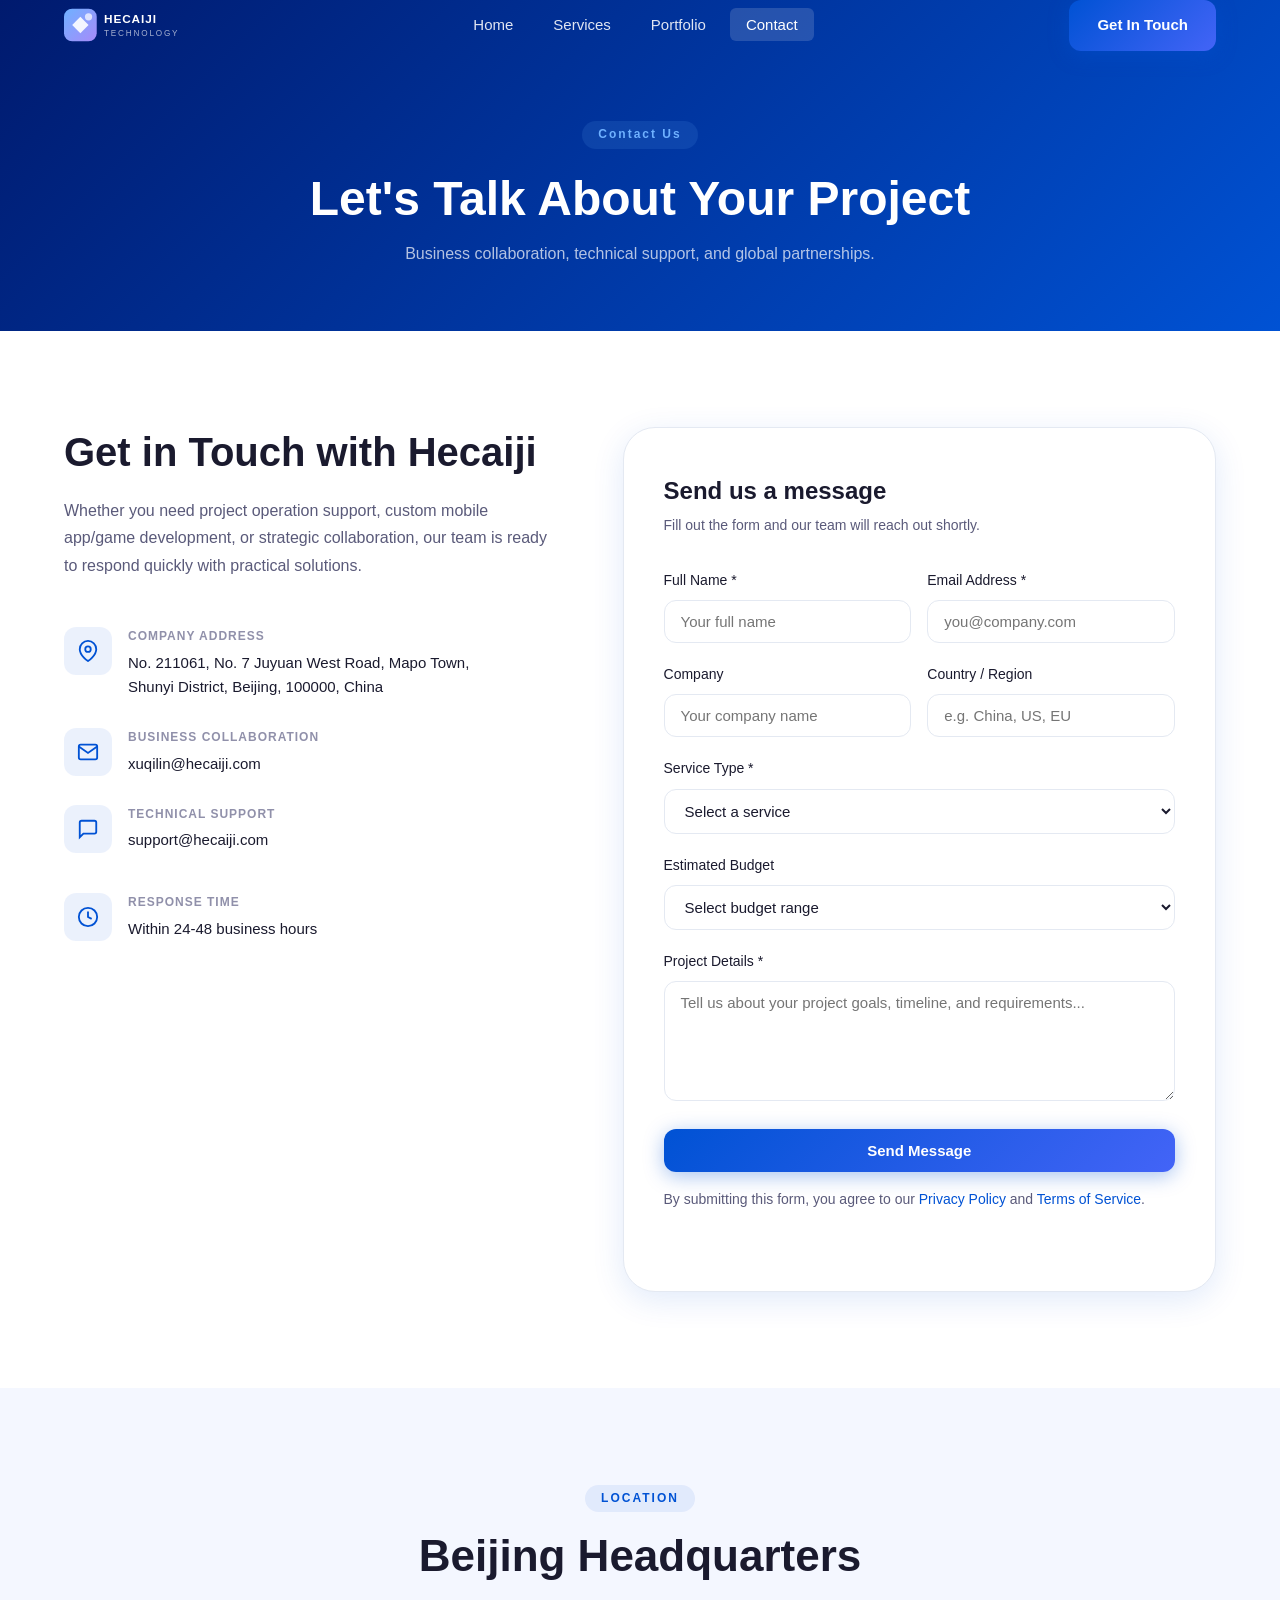
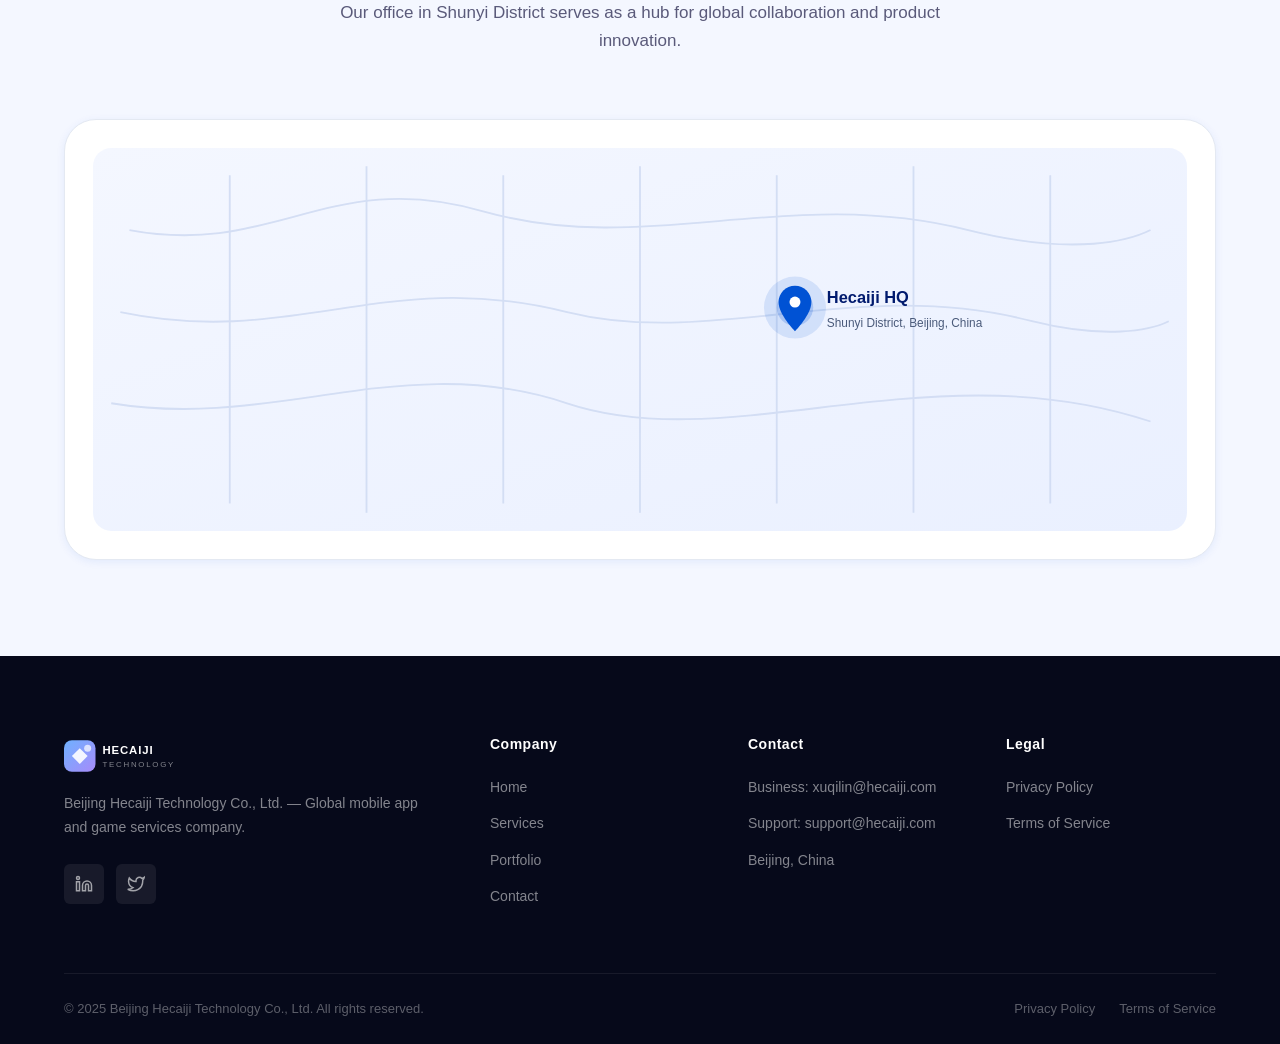
<file: contact.html>
<!DOCTYPE html>
<html lang="en">
<head>
  <meta charset="UTF-8">
  <meta name="viewport" content="width=device-width, initial-scale=1.0">
  <meta http-equiv="X-UA-Compatible" content="IE=edge">

  <title>Contact Us – Hecaiji Technology | Business & Technical Support</title>
  <meta name="description" content="Contact Beijing Hecaiji Technology Co., Ltd. for business collaboration and technical support. Address: No. 211061, No. 7 Juyuan West Road, Mapo Town, Shunyi District, Beijing, China.">
  <meta name="keywords" content="contact hecaiji, business cooperation, technical support, mobile app company beijing, game development contact">
  <meta name="robots" content="index, follow">
  <link rel="canonical" href="https://www.hecaiji.com/contact.html">

  <meta property="og:type" content="website">
  <meta property="og:url" content="https://www.hecaiji.com/contact.html">
  <meta property="og:title" content="Contact Us – Hecaiji Technology">
  <meta property="og:description" content="Business collaboration and technical support contacts for Hecaiji Technology.">

  <script type="application/ld+json">
  {
    "@context": "https://schema.org",
    "@type": "ContactPage",
    "name": "Contact Hecaiji Technology",
    "url": "https://www.hecaiji.com/contact.html",
    "mainEntity": {
      "@type": "Organization",
      "name": "Beijing Hecaiji Technology Co., Ltd.",
      "address": {
        "@type": "PostalAddress",
        "streetAddress": "No. 211061, No. 7 Juyuan West Road, Mapo Town, Shunyi District",
        "addressLocality": "Beijing",
        "postalCode": "100000",
        "addressCountry": "CN"
      },
      "contactPoint": [
        {
          "@type": "ContactPoint",
          "contactType": "Business",
          "email": "xuqilin@hecaiji.com"
        },
        {
          "@type": "ContactPoint",
          "contactType": "Technical Support",
          "email": "support@hecaiji.com"
        }
      ]
    }
  }
  </script>

  <link rel="stylesheet" href="css/style.css">
  <link rel="icon" type="image/svg+xml" href="svg/logo.svg">
</head>
<body>

  <!-- NAV -->
  <header>
    <nav class="nav nav--transparent" role="navigation" aria-label="Main navigation">
      <div class="container">
        <div class="nav__inner">
          <a href="index.html" class="nav__logo" aria-label="Hecaiji Technology Home">
            <svg viewBox="0 0 160 44" width="160" height="44" xmlns="http://www.w3.org/2000/svg" aria-hidden="true">
              <defs><linearGradient id="nLG" x1="0%" y1="0%" x2="100%" y2="100%"><stop offset="0%" style="stop-color:#6fb1ff"/><stop offset="100%" style="stop-color:#a78bfa"/></linearGradient></defs>
              <rect x="0" y="4" width="36" height="36" rx="9" fill="url(#nLG)"/>
              <path d="M9 22 L18 13 L27 22 L18 31 Z" fill="white" opacity="0.9"/>
              <circle cx="27" cy="13" r="4" fill="white" opacity="0.7"/>
              <text x="44" y="20" font-family="'Inter','Arial',sans-serif" font-weight="800" font-size="13" fill="white" letter-spacing="1">HECAIJI</text>
              <text x="44" y="34" font-family="'Inter','Arial',sans-serif" font-weight="400" font-size="9" fill="rgba(255,255,255,0.65)" letter-spacing="2">TECHNOLOGY</text>
            </svg>
          </a>
          <ul class="nav__menu" role="list">
            <li><a href="index.html" class="nav__link">Home</a></li>
            <li><a href="services.html" class="nav__link">Services</a></li>
            <li><a href="cases.html" class="nav__link">Portfolio</a></li>
            <li><a href="contact.html" class="nav__link active">Contact</a></li>
          </ul>
          <a href="contact.html" class="btn btn--primary nav__cta">Get In Touch</a>
          <button class="nav__toggle" aria-label="Open menu"><span></span><span></span><span></span></button>
        </div>
      </div>
    </nav>
  </header>
  <div class="mobile-nav" role="dialog" aria-modal="true" aria-label="Mobile navigation">
    <button class="mobile-nav__close" aria-label="Close menu"><svg viewBox="0 0 24 24" fill="none" stroke="currentColor" stroke-width="2" stroke-linecap="round"><path d="M6 6l12 12M18 6l-12 12"/></svg></button>
    <a href="index.html">Home</a><a href="services.html">Services</a><a href="cases.html">Portfolio</a><a href="contact.html">Contact</a>
    <a href="contact.html" class="btn btn--primary" style="margin-top:16px;">Get In Touch</a>
  </div>

  <main>
    <!-- Hero -->
    <section class="policy-hero" aria-label="Contact Hero">
      <div class="container">
        <div class="eyebrow" style="color:#6fb1ff;background:rgba(111,177,255,0.12);display:inline-block;padding:4px 16px;border-radius:20px;font-size:12px;font-weight:600;letter-spacing:2px;margin-bottom:20px;">Contact Us</div>
        <h1>Let's Talk About Your Project</h1>
        <p>Business collaboration, technical support, and global partnerships.</p>
      </div>
    </section>

    <!-- Contact Main -->
    <section class="section" aria-labelledby="contact-heading">
      <div class="container">
        <div class="contact-grid">
          <div class="contact-info" data-animate>
            <h2 id="contact-heading">Get in Touch with Hecaiji</h2>
            <p>Whether you need project operation support, custom mobile app/game development, or strategic collaboration, our team is ready to respond quickly with practical solutions.</p>

            <div class="contact-detail">
              <div class="contact-detail__icon" aria-hidden="true">
                <svg viewBox="0 0 24 24" fill="none" stroke="currentColor" stroke-width="2"><path d="M21 10c0 7-9 13-9 13s-9-6-9-13a9 9 0 0 1 18 0z"/><circle cx="12" cy="10" r="3"/></svg>
              </div>
              <div>
                <div class="contact-detail__label">Company Address</div>
                <div class="contact-detail__value">
                  No. 211061, No. 7 Juyuan West Road, Mapo Town,<br>
                  Shunyi District, Beijing, 100000, China
                </div>
              </div>
            </div>

            <div class="contact-detail">
              <div class="contact-detail__icon" aria-hidden="true">
                <svg viewBox="0 0 24 24" fill="none" stroke="currentColor" stroke-width="2"><path d="M4 4h16c1.1 0 2 .9 2 2v12c0 1.1-.9 2-2 2H4c-1.1 0-2-.9-2-2V6c0-1.1.9-2 2-2z"/><polyline points="22,6 12,13 2,6"/></svg>
              </div>
              <div>
                <div class="contact-detail__label">Business Collaboration</div>
                <div class="contact-detail__value"><a href="mailto:xuqilin@hecaiji.com">xuqilin@hecaiji.com</a></div>
              </div>
            </div>

            <div class="contact-detail">
              <div class="contact-detail__icon" aria-hidden="true">
                <svg viewBox="0 0 24 24" fill="none" stroke="currentColor" stroke-width="2"><path d="M21 15a2 2 0 0 1-2 2H7l-4 4V5a2 2 0 0 1 2-2h14a2 2 0 0 1 2 2z"/></svg>
              </div>
              <div>
                <div class="contact-detail__label">Technical Support</div>
                <div class="contact-detail__value"><a href="mailto:support@hecaiji.com">support@hecaiji.com</a></div>
              </div>
            </div>

            <div class="contact-detail" style="margin-top:40px;">
              <div class="contact-detail__icon" aria-hidden="true">
                <svg viewBox="0 0 24 24" fill="none" stroke="currentColor" stroke-width="2"><circle cx="12" cy="12" r="10"/><path d="M12 6v6l4 2"/></svg>
              </div>
              <div>
                <div class="contact-detail__label">Response Time</div>
                <div class="contact-detail__value">Within 24-48 business hours</div>
              </div>
            </div>
          </div>

          <form class="contact-form" id="contactForm" data-animate data-delay="100" aria-label="Contact form">
            <h3>Send us a message</h3>
            <p>Fill out the form and our team will reach out shortly.</p>

            <div class="form-row">
              <div class="form-group">
                <label for="name">Full Name *</label>
                <input type="text" id="name" name="name" required placeholder="Your full name">
              </div>
              <div class="form-group">
                <label for="email">Email Address *</label>
                <input type="email" id="email" name="email" required placeholder="you@company.com">
              </div>
            </div>

            <div class="form-row">
              <div class="form-group">
                <label for="company">Company</label>
                <input type="text" id="company" name="company" placeholder="Your company name">
              </div>
              <div class="form-group">
                <label for="country">Country / Region</label>
                <input type="text" id="country" name="country" placeholder="e.g. China, US, EU">
              </div>
            </div>

            <div class="form-group">
              <label for="service">Service Type *</label>
              <select id="service" name="service" required>
                <option value="">Select a service</option>
                <option value="operation">Project Operation Services</option>
                <option value="rd">Custom R&amp;D Services</option>
                <option value="selfdev">Self-Developed Product Collaboration</option>
                <option value="other">Other / General Inquiry</option>
              </select>
            </div>

            <div class="form-group">
              <label for="budget">Estimated Budget</label>
              <select id="budget" name="budget">
                <option value="">Select budget range</option>
                <option value="lt50k">&lt; $50,000</option>
                <option value="50k-150k">$50,000 - $150,000</option>
                <option value="150k-500k">$150,000 - $500,000</option>
                <option value="gt500k">&gt; $500,000</option>
              </select>
            </div>

            <div class="form-group">
              <label for="message">Project Details *</label>
              <textarea id="message" name="message" required placeholder="Tell us about your project goals, timeline, and requirements..."></textarea>
            </div>

            <button type="submit" class="btn btn--primary" style="width:100%;justify-content:center;">Send Message</button>

            <p class="form-notice">
              By submitting this form, you agree to our <a href="privacy.html">Privacy Policy</a> and <a href="terms.html">Terms of Service</a>.
            </p>
          </form>
        </div>
      </div>
    </section>

    <!-- Map Block (SVG Illustration) -->
    <section class="section section--alt" aria-label="Location">
      <div class="container">
        <header class="section-header">
          <div class="eyebrow">Location</div>
          <h2>Beijing Headquarters</h2>
          <p>Our office in Shunyi District serves as a hub for global collaboration and product innovation.</p>
        </header>
        <div data-animate style="background:#fff;border:1px solid var(--color-border);border-radius:var(--radius-xl);padding:28px;box-shadow:var(--shadow-sm);">
          <svg viewBox="0 0 1200 420" width="100%" height="100%" xmlns="http://www.w3.org/2000/svg" aria-label="Map illustration">
            <defs>
              <linearGradient id="mapBg" x1="0%" y1="0%" x2="100%" y2="100%">
                <stop offset="0%" style="stop-color:#f4f7ff"/>
                <stop offset="100%" style="stop-color:#eaf0ff"/>
              </linearGradient>
            </defs>
            <rect x="0" y="0" width="1200" height="420" rx="20" fill="url(#mapBg)"/>
            <g stroke="#cdd9f2" stroke-width="2" fill="none" opacity="0.8">
              <path d="M40 90 C 200 120, 260 20, 430 70 C 610 120, 760 40, 960 90 C 1080 120, 1140 100, 1160 90"/>
              <path d="M30 180 C 220 220, 320 130, 520 180 C 680 220, 840 140, 1030 190 C 1110 210, 1160 200, 1180 190"/>
              <path d="M20 280 C 200 310, 340 220, 520 280 C 700 340, 920 220, 1160 300"/>
              <path d="M150 30 L150 390"/><path d="M300 20 L300 400"/><path d="M450 30 L450 390"/>
              <path d="M600 20 L600 400"/><path d="M750 30 L750 390"/><path d="M900 20 L900 400"/><path d="M1050 30 L1050 390"/>
            </g>
            <g transform="translate(770 175)">
              <circle cx="0" cy="0" r="34" fill="#0052D4" opacity="0.12"/>
              <circle cx="0" cy="0" r="20" fill="#0052D4" opacity="0.2"/>
              <path d="M0 -24 C 10 -24 18 -16 18 -6 C 18 8 0 26 0 26 C 0 26 -18 8 -18 -6 C -18 -16 -10 -24 0 -24 Z" fill="#0052D4"/>
              <circle cx="0" cy="-6" r="6" fill="white"/>
            </g>
            <text x="805" y="170" font-family="Arial, sans-serif" font-size="18" font-weight="700" fill="#001a6e">Hecaiji HQ</text>
            <text x="805" y="196" font-family="Arial, sans-serif" font-size="13" fill="#4a5a7a">Shunyi District, Beijing, China</text>
          </svg>
        </div>
      </div>
    </section>
  </main>

  <footer class="footer" role="contentinfo">
    <div class="container">
      <div class="footer__top">
        <div class="footer__brand">
          <a href="index.html" aria-label="Hecaiji Technology"><svg viewBox="0 0 160 44" width="140" height="40" xmlns="http://www.w3.org/2000/svg" aria-hidden="true"><defs><linearGradient id="fLG4" x1="0%" y1="0%" x2="100%" y2="100%"><stop offset="0%" style="stop-color:#6fb1ff"/><stop offset="100%" style="stop-color:#a78bfa"/></linearGradient></defs><rect x="0" y="4" width="36" height="36" rx="9" fill="url(#fLG4)"/><path d="M9 22 L18 13 L27 22 L18 31 Z" fill="white" opacity="0.9"/><circle cx="27" cy="13" r="4" fill="white" opacity="0.7"/><text x="44" y="20" font-family="'Inter','Arial',sans-serif" font-weight="800" font-size="13" fill="white" letter-spacing="1">HECAIJI</text><text x="44" y="34" font-family="'Inter','Arial',sans-serif" font-weight="400" font-size="9" fill="rgba(255,255,255,0.5)" letter-spacing="2">TECHNOLOGY</text></svg></a>
          <p>Beijing Hecaiji Technology Co., Ltd. — Global mobile app and game services company.</p>
          <div class="footer__social">
            <a href="#" class="footer__social-link" aria-label="LinkedIn"><svg viewBox="0 0 24 24" fill="none" stroke="currentColor" stroke-width="2" aria-hidden="true"><path d="M16 8a6 6 0 0 1 6 6v7h-4v-7a2 2 0 0 0-4 0v7h-4v-7a6 6 0 0 1 6-6z"/><rect x="2" y="9" width="4" height="12"/><circle cx="4" cy="4" r="2"/></svg></a>
            <a href="#" class="footer__social-link" aria-label="Twitter"><svg viewBox="0 0 24 24" fill="none" stroke="currentColor" stroke-width="2" aria-hidden="true"><path d="M23 3a10.9 10.9 0 0 1-3.14 1.53 4.48 4.48 0 0 0-7.86 3v1A10.66 10.66 0 0 1 3 4s-4 9 5 13a11.64 11.64 0 0 1-7 2c9 5 20 0 20-11.5a4.5 4.5 0 0 0-.08-.83A7.72 7.72 0 0 0 23 3z"/></svg></a>
          </div>
        </div>
        <div class="footer__col"><h4>Company</h4><ul role="list"><li><a href="index.html">Home</a></li><li><a href="services.html">Services</a></li><li><a href="cases.html">Portfolio</a></li><li><a href="contact.html">Contact</a></li></ul></div>
        <div class="footer__col"><h4>Contact</h4><ul role="list"><li><a href="mailto:xuqilin@hecaiji.com">Business: xuqilin@hecaiji.com</a></li><li><a href="mailto:support@hecaiji.com">Support: support@hecaiji.com</a></li><li><span style="font-size:14px;color:rgba(255,255,255,0.5);">Beijing, China</span></li></ul></div>
        <div class="footer__col"><h4>Legal</h4><ul role="list"><li><a href="privacy.html">Privacy Policy</a></li><li><a href="terms.html">Terms of Service</a></li></ul></div>
      </div>
      <div class="footer__bottom">
        <p class="footer__copy">&copy; 2025 Beijing Hecaiji Technology Co., Ltd. All rights reserved.</p>
        <nav class="footer__legal" aria-label="Legal"><a href="privacy.html">Privacy Policy</a><a href="terms.html">Terms of Service</a></nav>
      </div>
    </div>
  </footer>

  <button class="scroll-top" aria-label="Back to top"><svg viewBox="0 0 24 24" fill="none" stroke="currentColor" stroke-width="2.5" aria-hidden="true"><path d="M18 15l-6-6-6 6"/></svg></button>
  <script src="js/main.js"></script>
</body>
</html>
</file>
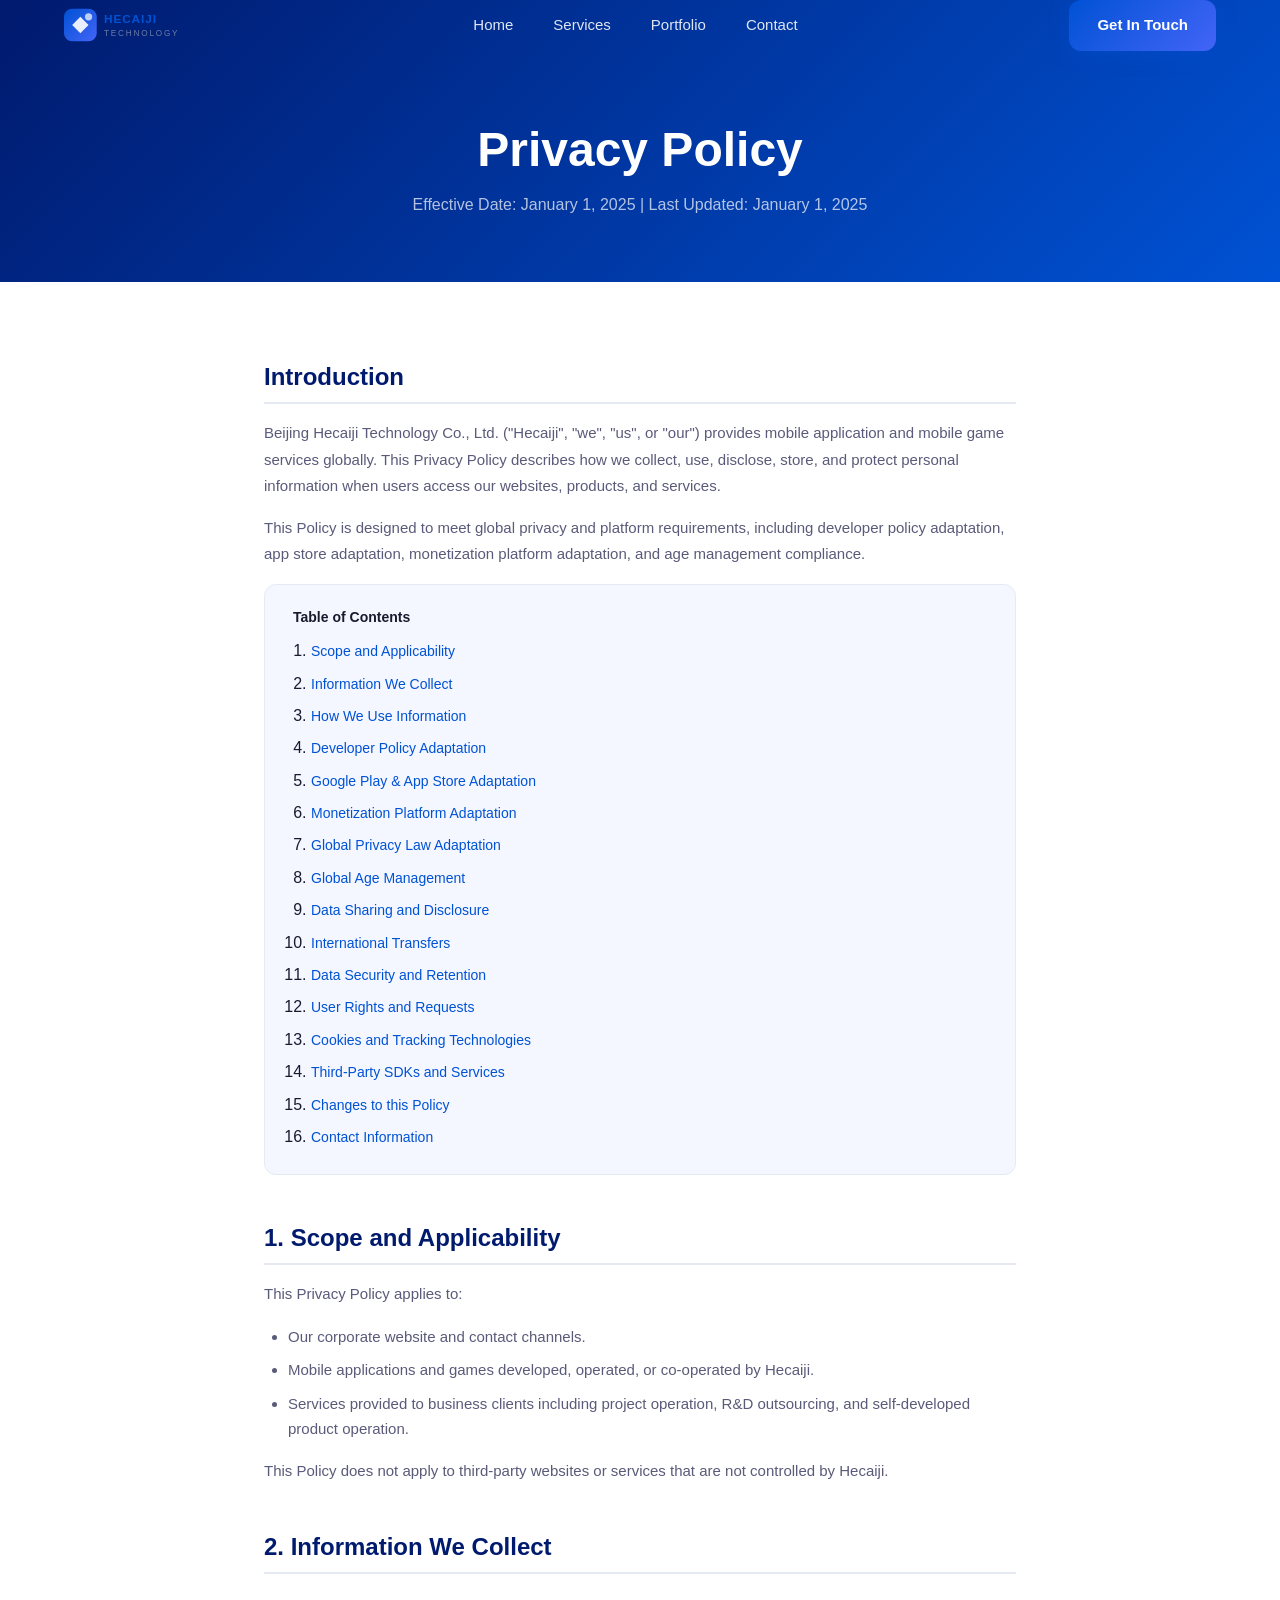
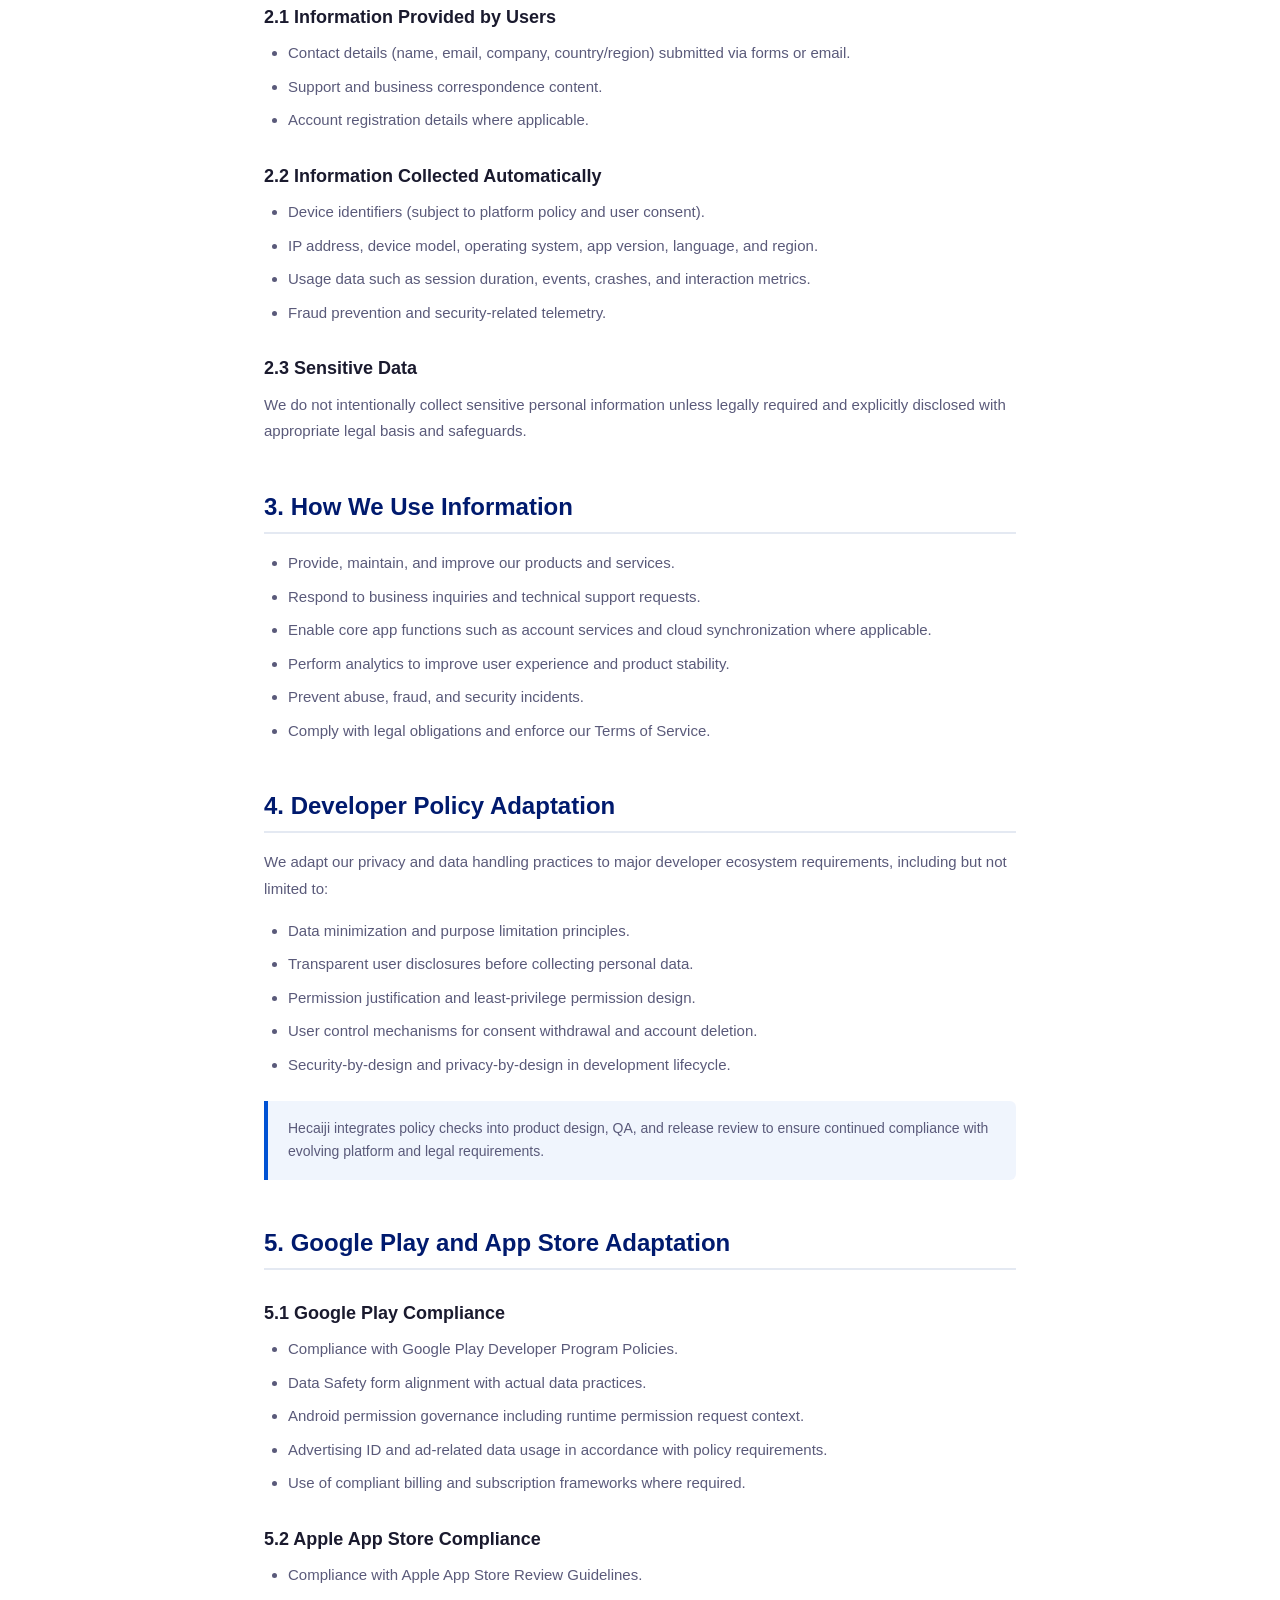
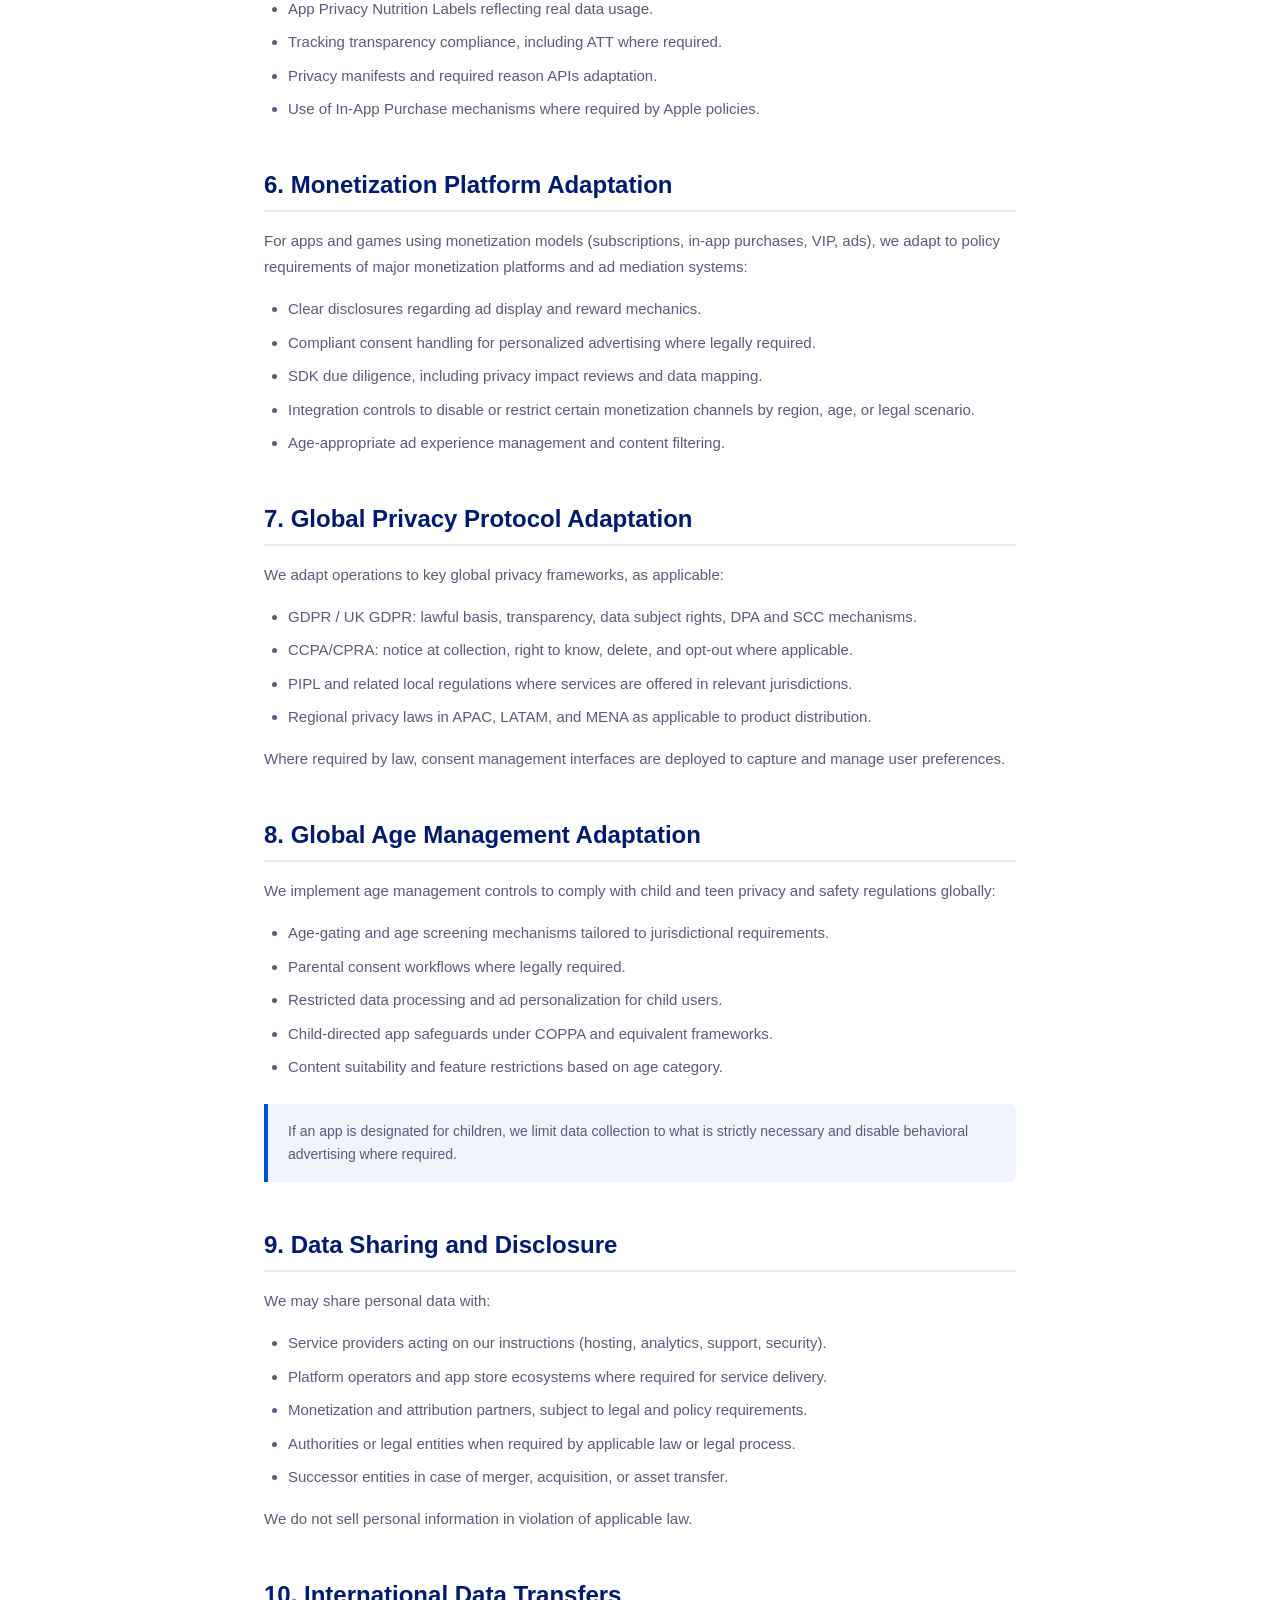
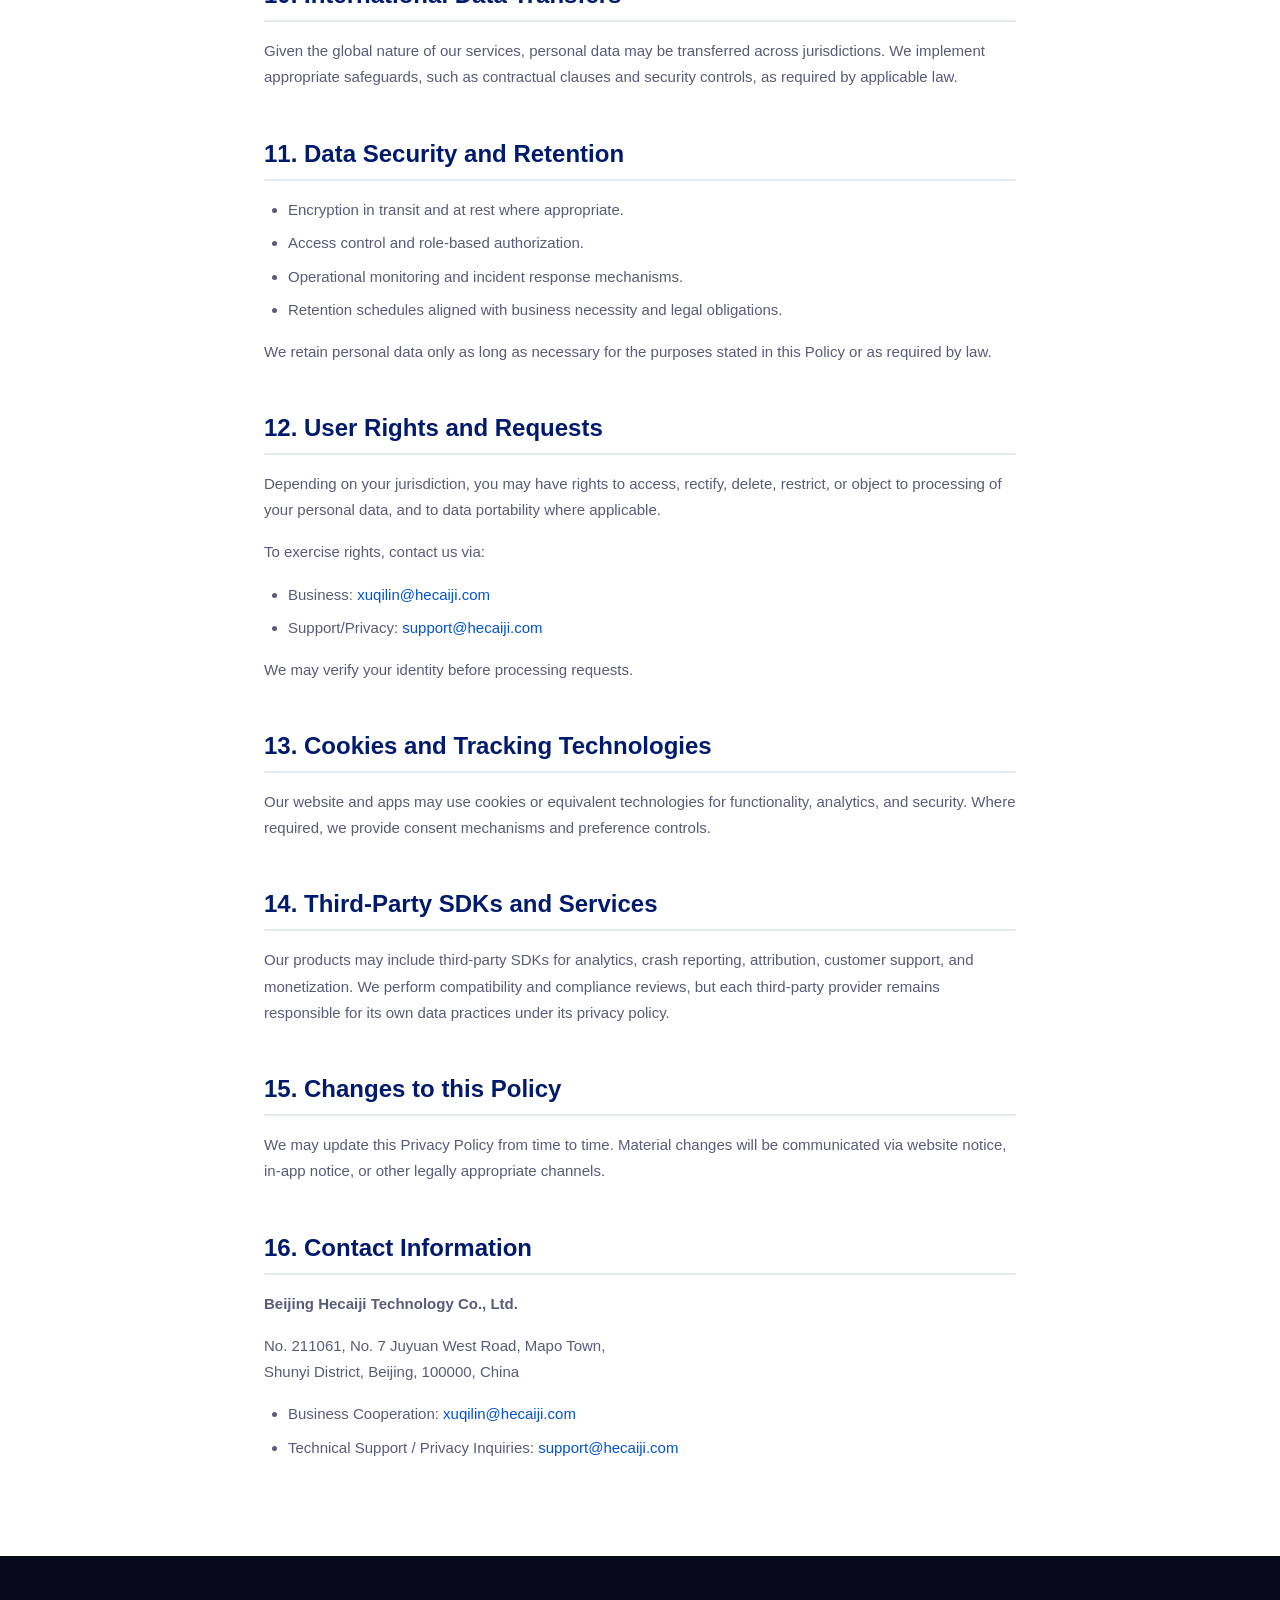
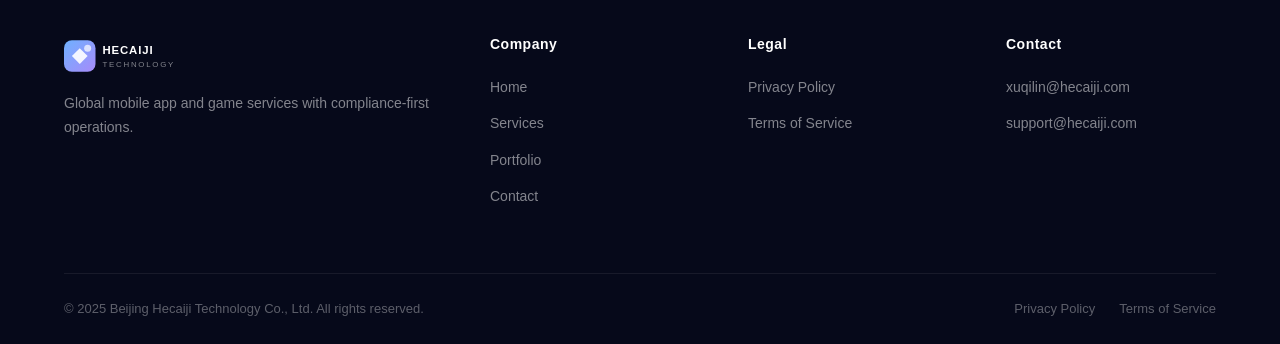
<file: privacy.html>
<!DOCTYPE html>
<html lang="en">
<head>
  <meta charset="UTF-8">
  <meta name="viewport" content="width=device-width, initial-scale=1.0">
  <meta http-equiv="X-UA-Compatible" content="IE=edge">

  <title>Privacy Policy – Hecaiji Technology</title>
  <meta name="description" content="Privacy Policy of Beijing Hecaiji Technology Co., Ltd., covering developer policy compliance, Google Play and App Store adaptation, monetization platform adaptation, global privacy regulations, and age management.">
  <meta name="robots" content="index, follow">
  <link rel="canonical" href="https://www.hecaiji.com/privacy.html">

  <link rel="stylesheet" href="css/style.css">
  <link rel="icon" type="image/svg+xml" href="svg/logo.svg">
</head>
<body>

  <header>
    <nav class="nav nav--solid" role="navigation" aria-label="Main navigation">
      <div class="container">
        <div class="nav__inner">
          <a href="index.html" class="nav__logo" aria-label="Hecaiji Technology Home">
            <svg viewBox="0 0 160 44" width="160" height="44" xmlns="http://www.w3.org/2000/svg" aria-hidden="true">
              <defs><linearGradient id="nlgP" x1="0%" y1="0%" x2="100%" y2="100%"><stop offset="0%" style="stop-color:#0052D4"/><stop offset="100%" style="stop-color:#4364F7"/></linearGradient></defs>
              <rect x="0" y="4" width="36" height="36" rx="9" fill="url(#nlgP)"/>
              <path d="M9 22 L18 13 L27 22 L18 31 Z" fill="white" opacity="0.9"/>
              <circle cx="27" cy="13" r="4" fill="white" opacity="0.7"/>
              <text x="44" y="20" font-family="'Inter','Arial',sans-serif" font-weight="800" font-size="13" fill="#0052D4" letter-spacing="1">HECAIJI</text>
              <text x="44" y="34" font-family="'Inter','Arial',sans-serif" font-weight="400" font-size="9" fill="#6b7ca5" letter-spacing="2">TECHNOLOGY</text>
            </svg>
          </a>
          <ul class="nav__menu" role="list">
            <li><a href="index.html" class="nav__link">Home</a></li>
            <li><a href="services.html" class="nav__link">Services</a></li>
            <li><a href="cases.html" class="nav__link">Portfolio</a></li>
            <li><a href="contact.html" class="nav__link">Contact</a></li>
          </ul>
          <a href="contact.html" class="btn btn--primary nav__cta">Get In Touch</a>
          <button class="nav__toggle" aria-label="Open menu"><span></span><span></span><span></span></button>
        </div>
      </div>
    </nav>
  </header>

  <div class="mobile-nav" role="dialog" aria-modal="true" aria-label="Mobile navigation">
    <button class="mobile-nav__close" aria-label="Close menu"><svg viewBox="0 0 24 24" fill="none" stroke="currentColor" stroke-width="2" stroke-linecap="round"><path d="M6 6l12 12M18 6l-12 12"/></svg></button>
    <a href="index.html">Home</a><a href="services.html">Services</a><a href="cases.html">Portfolio</a><a href="contact.html">Contact</a>
  </div>

  <main>
    <section class="policy-hero" aria-label="Privacy Policy Header">
      <div class="container">
        <h1>Privacy Policy</h1>
        <p>Effective Date: January 1, 2025 | Last Updated: January 1, 2025</p>
      </div>
    </section>

    <article class="policy-content" aria-labelledby="privacy-title">
      <h2 id="privacy-title" style="margin-top:0;">Introduction</h2>
      <p>Beijing Hecaiji Technology Co., Ltd. ("Hecaiji", "we", "us", or "our") provides mobile application and mobile game services globally. This Privacy Policy describes how we collect, use, disclose, store, and protect personal information when users access our websites, products, and services.</p>
      <p>This Policy is designed to meet global privacy and platform requirements, including developer policy adaptation, app store adaptation, monetization platform adaptation, and age management compliance.</p>

      <div class="policy-toc" aria-label="Table of Contents">
        <h4>Table of Contents</h4>
        <ol>
          <li><a href="#sec-1">Scope and Applicability</a></li>
          <li><a href="#sec-2">Information We Collect</a></li>
          <li><a href="#sec-3">How We Use Information</a></li>
          <li><a href="#sec-4">Developer Policy Adaptation</a></li>
          <li><a href="#sec-5">Google Play &amp; App Store Adaptation</a></li>
          <li><a href="#sec-6">Monetization Platform Adaptation</a></li>
          <li><a href="#sec-7">Global Privacy Law Adaptation</a></li>
          <li><a href="#sec-8">Global Age Management</a></li>
          <li><a href="#sec-9">Data Sharing and Disclosure</a></li>
          <li><a href="#sec-10">International Transfers</a></li>
          <li><a href="#sec-11">Data Security and Retention</a></li>
          <li><a href="#sec-12">User Rights and Requests</a></li>
          <li><a href="#sec-13">Cookies and Tracking Technologies</a></li>
          <li><a href="#sec-14">Third-Party SDKs and Services</a></li>
          <li><a href="#sec-15">Changes to this Policy</a></li>
          <li><a href="#sec-16">Contact Information</a></li>
        </ol>
      </div>

      <h2 id="sec-1">1. Scope and Applicability</h2>
      <p>This Privacy Policy applies to:</p>
      <ul>
        <li>Our corporate website and contact channels.</li>
        <li>Mobile applications and games developed, operated, or co-operated by Hecaiji.</li>
        <li>Services provided to business clients including project operation, R&amp;D outsourcing, and self-developed product operation.</li>
      </ul>
      <p>This Policy does not apply to third-party websites or services that are not controlled by Hecaiji.</p>

      <h2 id="sec-2">2. Information We Collect</h2>
      <h3>2.1 Information Provided by Users</h3>
      <ul>
        <li>Contact details (name, email, company, country/region) submitted via forms or email.</li>
        <li>Support and business correspondence content.</li>
        <li>Account registration details where applicable.</li>
      </ul>
      <h3>2.2 Information Collected Automatically</h3>
      <ul>
        <li>Device identifiers (subject to platform policy and user consent).</li>
        <li>IP address, device model, operating system, app version, language, and region.</li>
        <li>Usage data such as session duration, events, crashes, and interaction metrics.</li>
        <li>Fraud prevention and security-related telemetry.</li>
      </ul>
      <h3>2.3 Sensitive Data</h3>
      <p>We do not intentionally collect sensitive personal information unless legally required and explicitly disclosed with appropriate legal basis and safeguards.</p>

      <h2 id="sec-3">3. How We Use Information</h2>
      <ul>
        <li>Provide, maintain, and improve our products and services.</li>
        <li>Respond to business inquiries and technical support requests.</li>
        <li>Enable core app functions such as account services and cloud synchronization where applicable.</li>
        <li>Perform analytics to improve user experience and product stability.</li>
        <li>Prevent abuse, fraud, and security incidents.</li>
        <li>Comply with legal obligations and enforce our Terms of Service.</li>
      </ul>

      <h2 id="sec-4">4. Developer Policy Adaptation</h2>
      <p>We adapt our privacy and data handling practices to major developer ecosystem requirements, including but not limited to:</p>
      <ul>
        <li>Data minimization and purpose limitation principles.</li>
        <li>Transparent user disclosures before collecting personal data.</li>
        <li>Permission justification and least-privilege permission design.</li>
        <li>User control mechanisms for consent withdrawal and account deletion.</li>
        <li>Security-by-design and privacy-by-design in development lifecycle.</li>
      </ul>
      <div class="policy-highlight">Hecaiji integrates policy checks into product design, QA, and release review to ensure continued compliance with evolving platform and legal requirements.</div>

      <h2 id="sec-5">5. Google Play and App Store Adaptation</h2>
      <h3>5.1 Google Play Compliance</h3>
      <ul>
        <li>Compliance with Google Play Developer Program Policies.</li>
        <li>Data Safety form alignment with actual data practices.</li>
        <li>Android permission governance including runtime permission request context.</li>
        <li>Advertising ID and ad-related data usage in accordance with policy requirements.</li>
        <li>Use of compliant billing and subscription frameworks where required.</li>
      </ul>
      <h3>5.2 Apple App Store Compliance</h3>
      <ul>
        <li>Compliance with Apple App Store Review Guidelines.</li>
        <li>App Privacy Nutrition Labels reflecting real data usage.</li>
        <li>Tracking transparency compliance, including ATT where required.</li>
        <li>Privacy manifests and required reason APIs adaptation.</li>
        <li>Use of In-App Purchase mechanisms where required by Apple policies.</li>
      </ul>

      <h2 id="sec-6">6. Monetization Platform Adaptation</h2>
      <p>For apps and games using monetization models (subscriptions, in-app purchases, VIP, ads), we adapt to policy requirements of major monetization platforms and ad mediation systems:</p>
      <ul>
        <li>Clear disclosures regarding ad display and reward mechanics.</li>
        <li>Compliant consent handling for personalized advertising where legally required.</li>
        <li>SDK due diligence, including privacy impact reviews and data mapping.</li>
        <li>Integration controls to disable or restrict certain monetization channels by region, age, or legal scenario.</li>
        <li>Age-appropriate ad experience management and content filtering.</li>
      </ul>

      <h2 id="sec-7">7. Global Privacy Protocol Adaptation</h2>
      <p>We adapt operations to key global privacy frameworks, as applicable:</p>
      <ul>
        <li>GDPR / UK GDPR: lawful basis, transparency, data subject rights, DPA and SCC mechanisms.</li>
        <li>CCPA/CPRA: notice at collection, right to know, delete, and opt-out where applicable.</li>
        <li>PIPL and related local regulations where services are offered in relevant jurisdictions.</li>
        <li>Regional privacy laws in APAC, LATAM, and MENA as applicable to product distribution.</li>
      </ul>
      <p>Where required by law, consent management interfaces are deployed to capture and manage user preferences.</p>

      <h2 id="sec-8">8. Global Age Management Adaptation</h2>
      <p>We implement age management controls to comply with child and teen privacy and safety regulations globally:</p>
      <ul>
        <li>Age-gating and age screening mechanisms tailored to jurisdictional requirements.</li>
        <li>Parental consent workflows where legally required.</li>
        <li>Restricted data processing and ad personalization for child users.</li>
        <li>Child-directed app safeguards under COPPA and equivalent frameworks.</li>
        <li>Content suitability and feature restrictions based on age category.</li>
      </ul>
      <div class="policy-highlight">If an app is designated for children, we limit data collection to what is strictly necessary and disable behavioral advertising where required.</div>

      <h2 id="sec-9">9. Data Sharing and Disclosure</h2>
      <p>We may share personal data with:</p>
      <ul>
        <li>Service providers acting on our instructions (hosting, analytics, support, security).</li>
        <li>Platform operators and app store ecosystems where required for service delivery.</li>
        <li>Monetization and attribution partners, subject to legal and policy requirements.</li>
        <li>Authorities or legal entities when required by applicable law or legal process.</li>
        <li>Successor entities in case of merger, acquisition, or asset transfer.</li>
      </ul>
      <p>We do not sell personal information in violation of applicable law.</p>

      <h2 id="sec-10">10. International Data Transfers</h2>
      <p>Given the global nature of our services, personal data may be transferred across jurisdictions. We implement appropriate safeguards, such as contractual clauses and security controls, as required by applicable law.</p>

      <h2 id="sec-11">11. Data Security and Retention</h2>
      <ul>
        <li>Encryption in transit and at rest where appropriate.</li>
        <li>Access control and role-based authorization.</li>
        <li>Operational monitoring and incident response mechanisms.</li>
        <li>Retention schedules aligned with business necessity and legal obligations.</li>
      </ul>
      <p>We retain personal data only as long as necessary for the purposes stated in this Policy or as required by law.</p>

      <h2 id="sec-12">12. User Rights and Requests</h2>
      <p>Depending on your jurisdiction, you may have rights to access, rectify, delete, restrict, or object to processing of your personal data, and to data portability where applicable.</p>
      <p>To exercise rights, contact us via:</p>
      <ul>
        <li>Business: <a href="mailto:xuqilin@hecaiji.com">xuqilin@hecaiji.com</a></li>
        <li>Support/Privacy: <a href="mailto:support@hecaiji.com">support@hecaiji.com</a></li>
      </ul>
      <p>We may verify your identity before processing requests.</p>

      <h2 id="sec-13">13. Cookies and Tracking Technologies</h2>
      <p>Our website and apps may use cookies or equivalent technologies for functionality, analytics, and security. Where required, we provide consent mechanisms and preference controls.</p>

      <h2 id="sec-14">14. Third-Party SDKs and Services</h2>
      <p>Our products may include third-party SDKs for analytics, crash reporting, attribution, customer support, and monetization. We perform compatibility and compliance reviews, but each third-party provider remains responsible for its own data practices under its privacy policy.</p>

      <h2 id="sec-15">15. Changes to this Policy</h2>
      <p>We may update this Privacy Policy from time to time. Material changes will be communicated via website notice, in-app notice, or other legally appropriate channels.</p>

      <h2 id="sec-16">16. Contact Information</h2>
      <p><strong>Beijing Hecaiji Technology Co., Ltd.</strong></p>
      <p>No. 211061, No. 7 Juyuan West Road, Mapo Town,<br>Shunyi District, Beijing, 100000, China</p>
      <ul>
        <li>Business Cooperation: <a href="mailto:xuqilin@hecaiji.com">xuqilin@hecaiji.com</a></li>
        <li>Technical Support / Privacy Inquiries: <a href="mailto:support@hecaiji.com">support@hecaiji.com</a></li>
      </ul>
    </article>
  </main>

  <footer class="footer" role="contentinfo">
    <div class="container">
      <div class="footer__top">
        <div class="footer__brand">
          <a href="index.html" aria-label="Hecaiji Technology">
            <svg viewBox="0 0 160 44" width="140" height="40" xmlns="http://www.w3.org/2000/svg" aria-hidden="true"><defs><linearGradient id="fLG5" x1="0%" y1="0%" x2="100%" y2="100%"><stop offset="0%" style="stop-color:#6fb1ff"/><stop offset="100%" style="stop-color:#a78bfa"/></linearGradient></defs><rect x="0" y="4" width="36" height="36" rx="9" fill="url(#fLG5)"/><path d="M9 22 L18 13 L27 22 L18 31 Z" fill="white" opacity="0.9"/><circle cx="27" cy="13" r="4" fill="white" opacity="0.7"/><text x="44" y="20" font-family="'Inter','Arial',sans-serif" font-weight="800" font-size="13" fill="white" letter-spacing="1">HECAIJI</text><text x="44" y="34" font-family="'Inter','Arial',sans-serif" font-weight="400" font-size="9" fill="rgba(255,255,255,0.5)" letter-spacing="2">TECHNOLOGY</text></svg>
          </a>
          <p>Global mobile app and game services with compliance-first operations.</p>
        </div>
        <div class="footer__col"><h4>Company</h4><ul role="list"><li><a href="index.html">Home</a></li><li><a href="services.html">Services</a></li><li><a href="cases.html">Portfolio</a></li><li><a href="contact.html">Contact</a></li></ul></div>
        <div class="footer__col"><h4>Legal</h4><ul role="list"><li><a href="privacy.html">Privacy Policy</a></li><li><a href="terms.html">Terms of Service</a></li></ul></div>
        <div class="footer__col"><h4>Contact</h4><ul role="list"><li><a href="mailto:xuqilin@hecaiji.com">xuqilin@hecaiji.com</a></li><li><a href="mailto:support@hecaiji.com">support@hecaiji.com</a></li></ul></div>
      </div>
      <div class="footer__bottom">
        <p class="footer__copy">&copy; 2025 Beijing Hecaiji Technology Co., Ltd. All rights reserved.</p>
        <nav class="footer__legal" aria-label="Legal"><a href="privacy.html">Privacy Policy</a><a href="terms.html">Terms of Service</a></nav>
      </div>
    </div>
  </footer>

  <button class="scroll-top" aria-label="Back to top"><svg viewBox="0 0 24 24" fill="none" stroke="currentColor" stroke-width="2.5" aria-hidden="true"><path d="M18 15l-6-6-6 6"/></svg></button>
  <script src="js/main.js"></script>
</body>
</html>
</file>
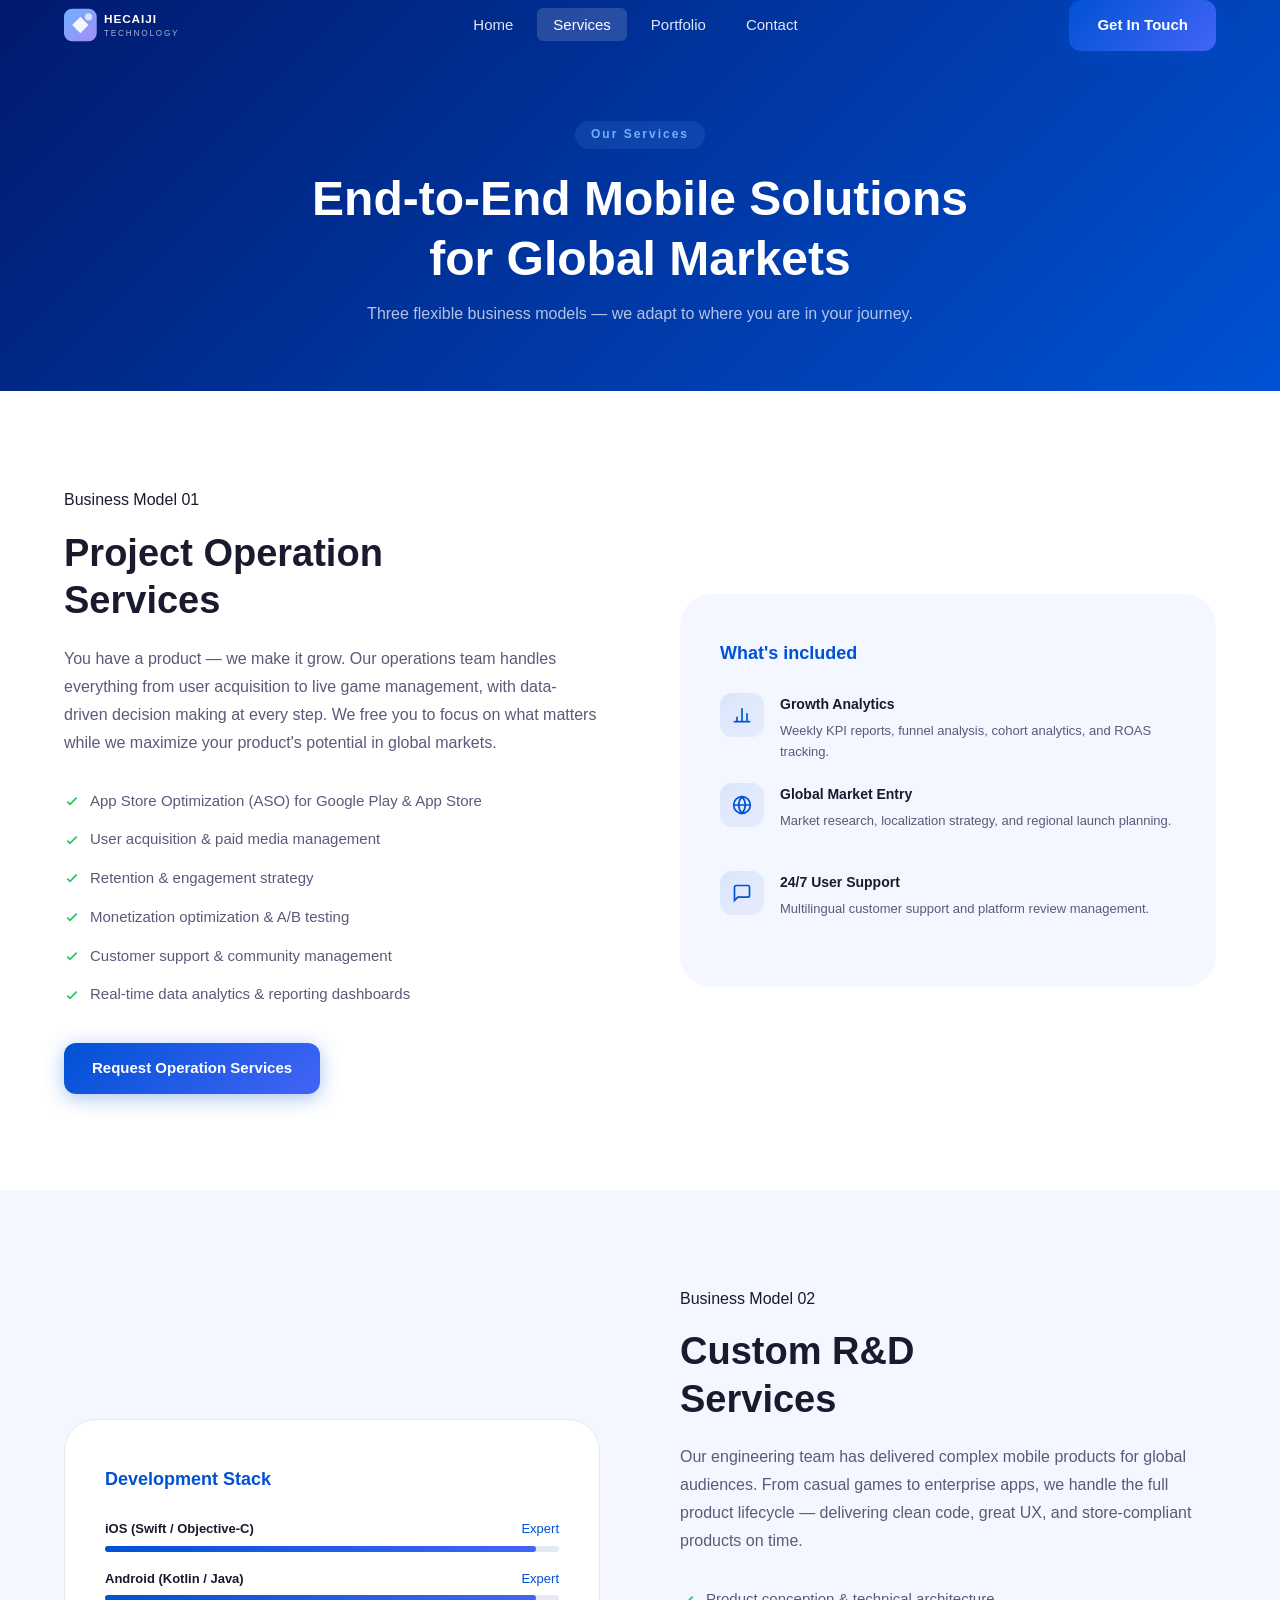
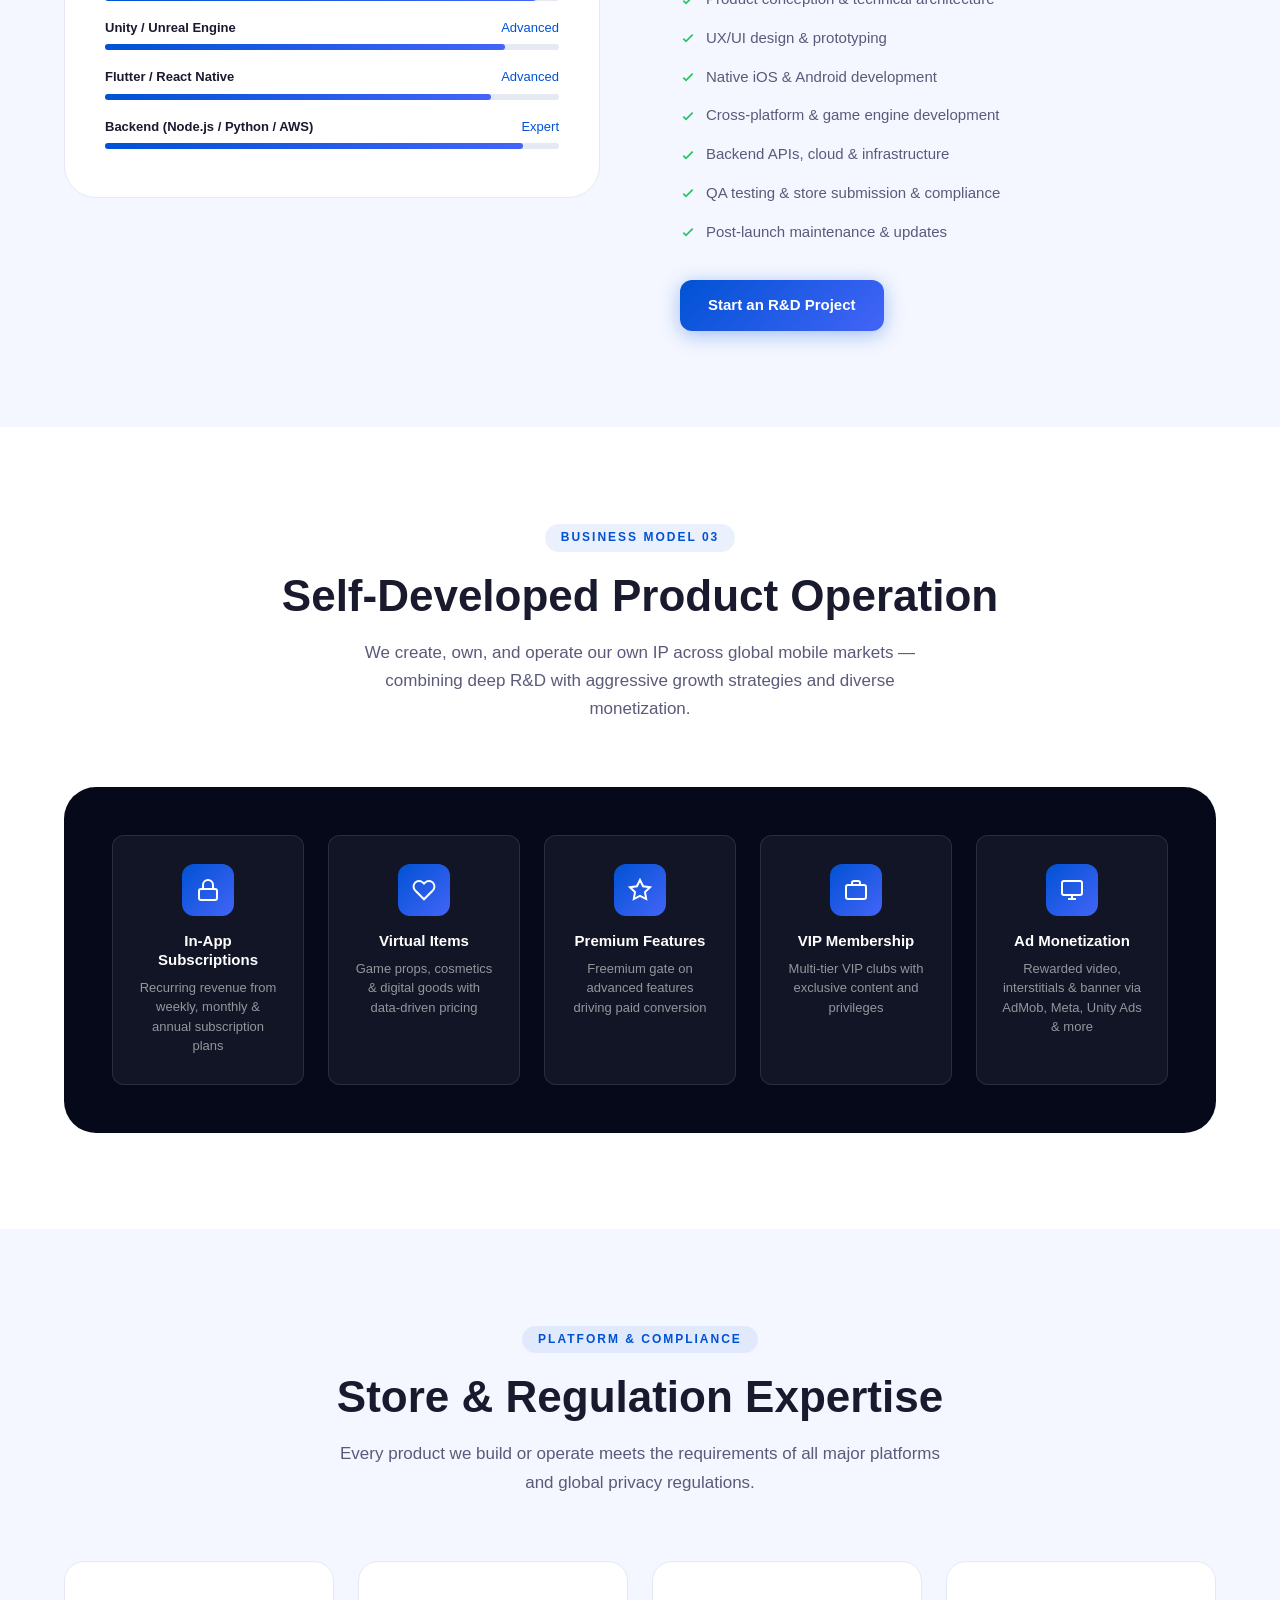
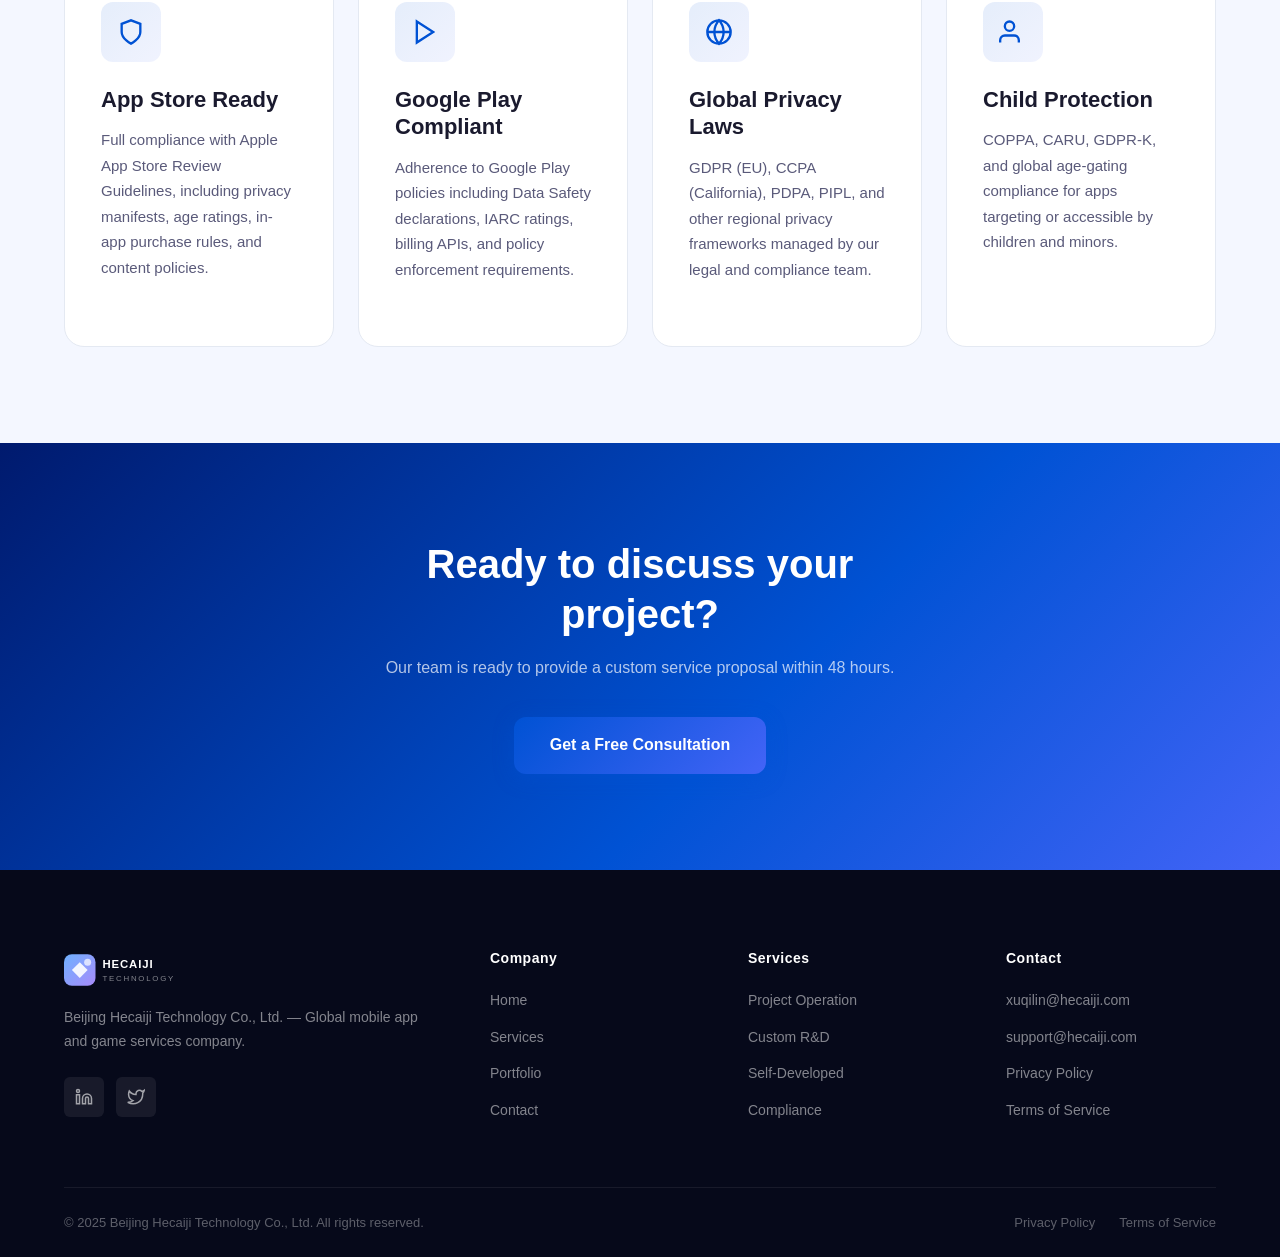
<file: services.html>
<!DOCTYPE html>
<html lang="en">
<head>
  <meta charset="UTF-8">
  <meta name="viewport" content="width=device-width, initial-scale=1.0">
  <meta http-equiv="X-UA-Compatible" content="IE=edge">

  <title>Services – Hecaiji Technology | Mobile App &amp; Game Solutions</title>
  <meta name="description" content="Hecaiji Technology offers three core service models: project operation outsourcing, custom mobile app and game R&D, and self-developed product operation with proven monetization strategies for global markets.">
  <meta name="keywords" content="mobile app services, game development, app operation, monetization, iOS Android development, mobile game R&D, subscription, ad monetization">
  <meta name="robots" content="index, follow">
  <link rel="canonical" href="https://www.hecaiji.com/services.html">

  <meta property="og:type" content="website">
  <meta property="og:url" content="https://www.hecaiji.com/services.html">
  <meta property="og:title" content="Services – Hecaiji Technology">
  <meta property="og:description" content="End-to-end mobile app and game services: operation, custom R&D, and self-developed products for global markets.">

  <script type="application/ld+json">
  {
    "@context": "https://schema.org",
    "@type": "Service",
    "provider": {
      "@type": "Organization",
      "name": "Beijing Hecaiji Technology Co., Ltd.",
      "url": "https://www.hecaiji.com"
    },
    "name": "Mobile App & Game Services",
    "description": "Project operation, custom R&D, and self-developed product operation for global mobile markets.",
    "serviceType": ["Mobile Application Development", "Game Development", "App Operation", "Monetization"]
  }
  </script>

  <link rel="stylesheet" href="css/style.css">
  <link rel="icon" type="image/svg+xml" href="svg/logo.svg">
</head>
<body>

  <!-- NAV -->
  <header>
    <nav class="nav nav--transparent" role="navigation" aria-label="Main navigation">
      <div class="container">
        <div class="nav__inner">
          <a href="index.html" class="nav__logo" aria-label="Hecaiji Technology Home">
            <svg viewBox="0 0 160 44" width="160" height="44" xmlns="http://www.w3.org/2000/svg" aria-hidden="true">
              <defs><linearGradient id="nLG" x1="0%" y1="0%" x2="100%" y2="100%"><stop offset="0%" style="stop-color:#6fb1ff"/><stop offset="100%" style="stop-color:#a78bfa"/></linearGradient></defs>
              <rect x="0" y="4" width="36" height="36" rx="9" fill="url(#nLG)"/>
              <path d="M9 22 L18 13 L27 22 L18 31 Z" fill="white" opacity="0.9"/>
              <circle cx="27" cy="13" r="4" fill="white" opacity="0.7"/>
              <text x="44" y="20" font-family="'Inter','Arial',sans-serif" font-weight="800" font-size="13" fill="white" letter-spacing="1">HECAIJI</text>
              <text x="44" y="34" font-family="'Inter','Arial',sans-serif" font-weight="400" font-size="9" fill="rgba(255,255,255,0.65)" letter-spacing="2">TECHNOLOGY</text>
            </svg>
          </a>
          <ul class="nav__menu" role="list">
            <li><a href="index.html" class="nav__link">Home</a></li>
            <li><a href="services.html" class="nav__link active">Services</a></li>
            <li><a href="cases.html" class="nav__link">Portfolio</a></li>
            <li><a href="contact.html" class="nav__link">Contact</a></li>
          </ul>
          <a href="contact.html" class="btn btn--primary nav__cta">Get In Touch</a>
          <button class="nav__toggle" aria-label="Open menu"><span></span><span></span><span></span></button>
        </div>
      </div>
    </nav>
  </header>
  <div class="mobile-nav" role="dialog" aria-modal="true" aria-label="Mobile navigation">
    <button class="mobile-nav__close" aria-label="Close menu"><svg viewBox="0 0 24 24" fill="none" stroke="currentColor" stroke-width="2" stroke-linecap="round"><path d="M6 6l12 12M18 6l-12 12"/></svg></button>
    <a href="index.html">Home</a><a href="services.html">Services</a><a href="cases.html">Portfolio</a><a href="contact.html">Contact</a>
    <a href="contact.html" class="btn btn--primary" style="margin-top:16px;">Get In Touch</a>
  </div>

  <main>
    <!-- Page Hero -->
    <section class="policy-hero" aria-label="Services Hero">
      <div class="container">
        <div class="eyebrow" style="color:#6fb1ff;background:rgba(111,177,255,0.12);display:inline-block;padding:4px 16px;border-radius:20px;font-size:12px;font-weight:600;letter-spacing:2px;margin-bottom:20px;">Our Services</div>
        <h1>End-to-End Mobile Solutions<br>for Global Markets</h1>
        <p>Three flexible business models — we adapt to where you are in your journey.</p>
      </div>
    </section>

    <!-- ============================================================
         MODEL 1: PROJECT OPERATION
    ============================================================ -->
    <section class="section" id="operation" aria-labelledby="op-heading">
      <div class="container">
        <div style="display:grid;grid-template-columns:1fr 1fr;gap:80px;align-items:center;">
          <div data-animate>
            <div class="eyebrow">Business Model 01</div>
            <h2 id="op-heading" style="font-size:clamp(26px,3.5vw,38px);margin:16px 0 20px;">Project Operation<br>Services</h2>
            <p style="color:var(--color-text-light);font-size:16px;line-height:1.75;margin-bottom:32px;">You have a product — we make it grow. Our operations team handles everything from user acquisition to live game management, with data-driven decision making at every step. We free you to focus on what matters while we maximize your product's potential in global markets.</p>
            <ul class="service-card__list" role="list" style="gap:14px;">
              <li class="service-card__list-item" style="font-size:15px;">
                <svg viewBox="0 0 24 24" fill="none" stroke="currentColor" stroke-width="2.5" aria-hidden="true"><path d="M5 13l4 4L19 7"/></svg>
                App Store Optimization (ASO) for Google Play &amp; App Store
              </li>
              <li class="service-card__list-item" style="font-size:15px;">
                <svg viewBox="0 0 24 24" fill="none" stroke="currentColor" stroke-width="2.5" aria-hidden="true"><path d="M5 13l4 4L19 7"/></svg>
                User acquisition &amp; paid media management
              </li>
              <li class="service-card__list-item" style="font-size:15px;">
                <svg viewBox="0 0 24 24" fill="none" stroke="currentColor" stroke-width="2.5" aria-hidden="true"><path d="M5 13l4 4L19 7"/></svg>
                Retention &amp; engagement strategy
              </li>
              <li class="service-card__list-item" style="font-size:15px;">
                <svg viewBox="0 0 24 24" fill="none" stroke="currentColor" stroke-width="2.5" aria-hidden="true"><path d="M5 13l4 4L19 7"/></svg>
                Monetization optimization &amp; A/B testing
              </li>
              <li class="service-card__list-item" style="font-size:15px;">
                <svg viewBox="0 0 24 24" fill="none" stroke="currentColor" stroke-width="2.5" aria-hidden="true"><path d="M5 13l4 4L19 7"/></svg>
                Customer support &amp; community management
              </li>
              <li class="service-card__list-item" style="font-size:15px;">
                <svg viewBox="0 0 24 24" fill="none" stroke="currentColor" stroke-width="2.5" aria-hidden="true"><path d="M5 13l4 4L19 7"/></svg>
                Real-time data analytics &amp; reporting dashboards
              </li>
            </ul>
            <div style="margin-top:36px;">
              <a href="contact.html" class="btn btn--primary">Request Operation Services</a>
            </div>
          </div>
          <div data-animate data-delay="150" style="background:var(--color-bg-alt);border-radius:var(--radius-xl);padding:48px 40px;">
            <h3 style="font-size:18px;margin-bottom:28px;color:var(--color-primary);">What's included</h3>
            <div style="display:flex;flex-direction:column;gap:20px;">
              <div style="display:flex;gap:16px;align-items:flex-start;">
                <div class="service-card__icon" style="width:44px;height:44px;flex-shrink:0;" aria-hidden="true">
                  <svg viewBox="0 0 24 24" fill="none" stroke="currentColor" stroke-width="2" style="width:20px;height:20px;"><line x1="18" y1="20" x2="18" y2="10"/><line x1="12" y1="20" x2="12" y2="4"/><line x1="6" y1="20" x2="6" y2="14"/><line x1="2" y1="20" x2="22" y2="20"/></svg>
                </div>
                <div>
                  <strong style="font-size:14px;display:block;margin-bottom:4px;">Growth Analytics</strong>
                  <p style="font-size:13px;color:var(--color-text-light);margin:0;">Weekly KPI reports, funnel analysis, cohort analytics, and ROAS tracking.</p>
                </div>
              </div>
              <div style="display:flex;gap:16px;align-items:flex-start;">
                <div class="service-card__icon" style="width:44px;height:44px;flex-shrink:0;" aria-hidden="true">
                  <svg viewBox="0 0 24 24" fill="none" stroke="currentColor" stroke-width="2" style="width:20px;height:20px;"><circle cx="12" cy="12" r="10"/><path d="M2 12h20M12 2a15.3 15.3 0 0 1 4 10 15.3 15.3 0 0 1-4 10 15.3 15.3 0 0 1-4-10 15.3 15.3 0 0 1 4-10z"/></svg>
                </div>
                <div>
                  <strong style="font-size:14px;display:block;margin-bottom:4px;">Global Market Entry</strong>
                  <p style="font-size:13px;color:var(--color-text-light);margin:0;">Market research, localization strategy, and regional launch planning.</p>
                </div>
              </div>
              <div style="display:flex;gap:16px;align-items:flex-start;">
                <div class="service-card__icon" style="width:44px;height:44px;flex-shrink:0;" aria-hidden="true">
                  <svg viewBox="0 0 24 24" fill="none" stroke="currentColor" stroke-width="2" style="width:20px;height:20px;"><path d="M21 15a2 2 0 0 1-2 2H7l-4 4V5a2 2 0 0 1 2-2h14a2 2 0 0 1 2 2z"/></svg>
                </div>
                <div>
                  <strong style="font-size:14px;display:block;margin-bottom:4px;">24/7 User Support</strong>
                  <p style="font-size:13px;color:var(--color-text-light);margin:0;">Multilingual customer support and platform review management.</p>
                </div>
              </div>
            </div>
          </div>
        </div>
      </div>
    </section>

    <!-- ============================================================
         MODEL 2: CUSTOM R&D
    ============================================================ -->
    <section class="section section--alt" id="rd" aria-labelledby="rd-heading">
      <div class="container">
        <div style="display:grid;grid-template-columns:1fr 1fr;gap:80px;align-items:center;">
          <div data-animate style="background:var(--color-bg);border-radius:var(--radius-xl);padding:48px 40px;border:1px solid var(--color-border);">
            <h3 style="font-size:18px;margin-bottom:28px;color:var(--color-primary);">Development Stack</h3>
            <div style="display:flex;flex-direction:column;gap:16px;">
              <div>
                <div style="display:flex;justify-content:space-between;margin-bottom:6px;"><span style="font-size:13px;font-weight:600;">iOS (Swift / Objective-C)</span><span style="font-size:13px;color:var(--color-primary);">Expert</span></div>
                <div style="background:var(--color-border);border-radius:4px;height:6px;"><div style="background:linear-gradient(90deg,var(--color-primary),var(--color-primary-light));width:95%;height:100%;border-radius:4px;"></div></div>
              </div>
              <div>
                <div style="display:flex;justify-content:space-between;margin-bottom:6px;"><span style="font-size:13px;font-weight:600;">Android (Kotlin / Java)</span><span style="font-size:13px;color:var(--color-primary);">Expert</span></div>
                <div style="background:var(--color-border);border-radius:4px;height:6px;"><div style="background:linear-gradient(90deg,var(--color-primary),var(--color-primary-light));width:95%;height:100%;border-radius:4px;"></div></div>
              </div>
              <div>
                <div style="display:flex;justify-content:space-between;margin-bottom:6px;"><span style="font-size:13px;font-weight:600;">Unity / Unreal Engine</span><span style="font-size:13px;color:var(--color-primary);">Advanced</span></div>
                <div style="background:var(--color-border);border-radius:4px;height:6px;"><div style="background:linear-gradient(90deg,var(--color-primary),var(--color-primary-light));width:88%;height:100%;border-radius:4px;"></div></div>
              </div>
              <div>
                <div style="display:flex;justify-content:space-between;margin-bottom:6px;"><span style="font-size:13px;font-weight:600;">Flutter / React Native</span><span style="font-size:13px;color:var(--color-primary);">Advanced</span></div>
                <div style="background:var(--color-border);border-radius:4px;height:6px;"><div style="background:linear-gradient(90deg,var(--color-primary),var(--color-primary-light));width:85%;height:100%;border-radius:4px;"></div></div>
              </div>
              <div>
                <div style="display:flex;justify-content:space-between;margin-bottom:6px;"><span style="font-size:13px;font-weight:600;">Backend (Node.js / Python / AWS)</span><span style="font-size:13px;color:var(--color-primary);">Expert</span></div>
                <div style="background:var(--color-border);border-radius:4px;height:6px;"><div style="background:linear-gradient(90deg,var(--color-primary),var(--color-primary-light));width:92%;height:100%;border-radius:4px;"></div></div>
              </div>
            </div>
          </div>
          <div data-animate data-delay="150">
            <div class="eyebrow">Business Model 02</div>
            <h2 id="rd-heading" style="font-size:clamp(26px,3.5vw,38px);margin:16px 0 20px;">Custom R&amp;D<br>Services</h2>
            <p style="color:var(--color-text-light);font-size:16px;line-height:1.75;margin-bottom:32px;">Our engineering team has delivered complex mobile products for global audiences. From casual games to enterprise apps, we handle the full product lifecycle — delivering clean code, great UX, and store-compliant products on time.</p>
            <ul class="service-card__list" role="list" style="gap:14px;">
              <li class="service-card__list-item" style="font-size:15px;"><svg viewBox="0 0 24 24" fill="none" stroke="currentColor" stroke-width="2.5" aria-hidden="true"><path d="M5 13l4 4L19 7"/></svg>Product conception &amp; technical architecture</li>
              <li class="service-card__list-item" style="font-size:15px;"><svg viewBox="0 0 24 24" fill="none" stroke="currentColor" stroke-width="2.5" aria-hidden="true"><path d="M5 13l4 4L19 7"/></svg>UX/UI design &amp; prototyping</li>
              <li class="service-card__list-item" style="font-size:15px;"><svg viewBox="0 0 24 24" fill="none" stroke="currentColor" stroke-width="2.5" aria-hidden="true"><path d="M5 13l4 4L19 7"/></svg>Native iOS &amp; Android development</li>
              <li class="service-card__list-item" style="font-size:15px;"><svg viewBox="0 0 24 24" fill="none" stroke="currentColor" stroke-width="2.5" aria-hidden="true"><path d="M5 13l4 4L19 7"/></svg>Cross-platform &amp; game engine development</li>
              <li class="service-card__list-item" style="font-size:15px;"><svg viewBox="0 0 24 24" fill="none" stroke="currentColor" stroke-width="2.5" aria-hidden="true"><path d="M5 13l4 4L19 7"/></svg>Backend APIs, cloud &amp; infrastructure</li>
              <li class="service-card__list-item" style="font-size:15px;"><svg viewBox="0 0 24 24" fill="none" stroke="currentColor" stroke-width="2.5" aria-hidden="true"><path d="M5 13l4 4L19 7"/></svg>QA testing &amp; store submission &amp; compliance</li>
              <li class="service-card__list-item" style="font-size:15px;"><svg viewBox="0 0 24 24" fill="none" stroke="currentColor" stroke-width="2.5" aria-hidden="true"><path d="M5 13l4 4L19 7"/></svg>Post-launch maintenance &amp; updates</li>
            </ul>
            <div style="margin-top:36px;">
              <a href="contact.html" class="btn btn--primary">Start an R&amp;D Project</a>
            </div>
          </div>
        </div>
      </div>
    </section>

    <!-- ============================================================
         MODEL 3: SELF-DEVELOPED
    ============================================================ -->
    <section class="section" id="selfdev" aria-labelledby="self-heading">
      <div class="container">
        <header class="section-header">
          <div class="eyebrow">Business Model 03</div>
          <h2 id="self-heading">Self-Developed Product Operation</h2>
          <p>We create, own, and operate our own IP across global mobile markets — combining deep R&amp;D with aggressive growth strategies and diverse monetization.</p>
        </header>
        <div class="revenue-grid" style="--color-bg-dark:#06091a;background:var(--color-bg-dark);border-radius:var(--radius-xl);padding:48px;gap:24px;">
          <style>.revenue-grid-inner{display:grid;grid-template-columns:repeat(auto-fit,minmax(180px,1fr));gap:24px;}</style>
          <div class="revenue-card" data-animate><div class="revenue-card__icon" aria-hidden="true"><svg viewBox="0 0 24 24" fill="none" stroke="currentColor" stroke-width="2"><rect x="3" y="11" width="18" height="11" rx="2"/><path d="M7 11V7a5 5 0 0 1 10 0v4"/></svg></div><h4>In-App Subscriptions</h4><p>Recurring revenue from weekly, monthly &amp; annual subscription plans</p></div>
          <div class="revenue-card" data-animate data-delay="80"><div class="revenue-card__icon" aria-hidden="true"><svg viewBox="0 0 24 24" fill="none" stroke="currentColor" stroke-width="2"><path d="M20.84 4.61a5.5 5.5 0 0 0-7.78 0L12 5.67l-1.06-1.06a5.5 5.5 0 0 0-7.78 7.78l1.06 1.06L12 21.23l7.78-7.78 1.06-1.06a5.5 5.5 0 0 0 0-7.78z"/></svg></div><h4>Virtual Items</h4><p>Game props, cosmetics &amp; digital goods with data-driven pricing</p></div>
          <div class="revenue-card" data-animate data-delay="160"><div class="revenue-card__icon" aria-hidden="true"><svg viewBox="0 0 24 24" fill="none" stroke="currentColor" stroke-width="2"><polygon points="12 2 15.09 8.26 22 9.27 17 14.14 18.18 21.02 12 17.77 5.82 21.02 7 14.14 2 9.27 8.91 8.26 12 2"/></svg></div><h4>Premium Features</h4><p>Freemium gate on advanced features driving paid conversion</p></div>
          <div class="revenue-card" data-animate data-delay="240"><div class="revenue-card__icon" aria-hidden="true"><svg viewBox="0 0 24 24" fill="none" stroke="currentColor" stroke-width="2"><rect x="2" y="7" width="20" height="14" rx="2"/><path d="M16 7V5a2 2 0 0 0-2-2h-4a2 2 0 0 0-2 2v2"/></svg></div><h4>VIP Membership</h4><p>Multi-tier VIP clubs with exclusive content and privileges</p></div>
          <div class="revenue-card" data-animate data-delay="320"><div class="revenue-card__icon" aria-hidden="true"><svg viewBox="0 0 24 24" fill="none" stroke="currentColor" stroke-width="2"><rect x="2" y="3" width="20" height="14" rx="2"/><line x1="8" y1="21" x2="16" y2="21"/><line x1="12" y1="17" x2="12" y2="21"/></svg></div><h4>Ad Monetization</h4><p>Rewarded video, interstitials &amp; banner via AdMob, Meta, Unity Ads &amp; more</p></div>
        </div>
      </div>
    </section>

    <!-- ============================================================
         PLATFORM COMPLIANCE
    ============================================================ -->
    <section class="section section--alt" id="compliance" aria-labelledby="comp-heading">
      <div class="container">
        <header class="section-header">
          <div class="eyebrow">Platform &amp; Compliance</div>
          <h2 id="comp-heading">Store &amp; Regulation Expertise</h2>
          <p>Every product we build or operate meets the requirements of all major platforms and global privacy regulations.</p>
        </header>
        <div style="display:grid;grid-template-columns:repeat(auto-fit,minmax(240px,1fr));gap:24px;">
          <div class="service-card" data-animate>
            <div class="service-card__icon" aria-hidden="true"><svg viewBox="0 0 24 24" fill="none" stroke="currentColor" stroke-width="2"><path d="M12 22s8-4 8-10V5l-8-3-8 3v7c0 6 8 10 8 10z"/></svg></div>
            <h3>App Store Ready</h3>
            <p>Full compliance with Apple App Store Review Guidelines, including privacy manifests, age ratings, in-app purchase rules, and content policies.</p>
          </div>
          <div class="service-card" data-animate data-delay="100">
            <div class="service-card__icon" aria-hidden="true"><svg viewBox="0 0 24 24" fill="none" stroke="currentColor" stroke-width="2"><polygon points="5 3 19 12 5 21"/></svg></div>
            <h3>Google Play Compliant</h3>
            <p>Adherence to Google Play policies including Data Safety declarations, IARC ratings, billing APIs, and policy enforcement requirements.</p>
          </div>
          <div class="service-card" data-animate data-delay="200">
            <div class="service-card__icon" aria-hidden="true"><svg viewBox="0 0 24 24" fill="none" stroke="currentColor" stroke-width="2"><circle cx="12" cy="12" r="10"/><path d="M2 12h20M12 2a15.3 15.3 0 0 1 4 10 15.3 15.3 0 0 1-4 10 15.3 15.3 0 0 1-4-10 15.3 15.3 0 0 1 4-10z"/></svg></div>
            <h3>Global Privacy Laws</h3>
            <p>GDPR (EU), CCPA (California), PDPA, PIPL, and other regional privacy frameworks managed by our legal and compliance team.</p>
          </div>
          <div class="service-card" data-animate data-delay="300">
            <div class="service-card__icon" aria-hidden="true"><svg viewBox="0 0 24 24" fill="none" stroke="currentColor" stroke-width="2"><path d="M17 21v-2a4 4 0 0 0-4-4H5a4 4 0 0 0-4 4v2"/><circle cx="9" cy="7" r="4"/></svg></div>
            <h3>Child Protection</h3>
            <p>COPPA, CARU, GDPR-K, and global age-gating compliance for apps targeting or accessible by children and minors.</p>
          </div>
        </div>
      </div>
    </section>

    <!-- CTA -->
    <section class="section" style="background:linear-gradient(135deg,#001a6e,#0052D4 60%,#4364F7);text-align:center;" aria-label="Contact CTA">
      <div class="container">
        <div style="max-width:560px;margin:0 auto;" data-animate>
          <h2 style="color:#fff;font-size:clamp(26px,3.5vw,40px);margin-bottom:16px;">Ready to discuss your project?</h2>
          <p style="color:rgba(255,255,255,0.7);font-size:16px;margin-bottom:36px;">Our team is ready to provide a custom service proposal within 48 hours.</p>
          <a href="contact.html" class="btn btn--primary" style="font-size:16px;padding:15px 36px;">Get a Free Consultation</a>
        </div>
      </div>
    </section>
  </main>

  <footer class="footer" role="contentinfo">
    <div class="container">
      <div class="footer__top">
        <div class="footer__brand">
          <a href="index.html" aria-label="Hecaiji Technology">
            <svg viewBox="0 0 160 44" width="140" height="40" xmlns="http://www.w3.org/2000/svg" aria-hidden="true"><defs><linearGradient id="fLG2" x1="0%" y1="0%" x2="100%" y2="100%"><stop offset="0%" style="stop-color:#6fb1ff"/><stop offset="100%" style="stop-color:#a78bfa"/></linearGradient></defs><rect x="0" y="4" width="36" height="36" rx="9" fill="url(#fLG2)"/><path d="M9 22 L18 13 L27 22 L18 31 Z" fill="white" opacity="0.9"/><circle cx="27" cy="13" r="4" fill="white" opacity="0.7"/><text x="44" y="20" font-family="'Inter','Arial',sans-serif" font-weight="800" font-size="13" fill="white" letter-spacing="1">HECAIJI</text><text x="44" y="34" font-family="'Inter','Arial',sans-serif" font-weight="400" font-size="9" fill="rgba(255,255,255,0.5)" letter-spacing="2">TECHNOLOGY</text></svg>
          </a>
          <p>Beijing Hecaiji Technology Co., Ltd. — Global mobile app and game services company.</p>
          <div class="footer__social">
            <a href="#" class="footer__social-link" aria-label="LinkedIn"><svg viewBox="0 0 24 24" fill="none" stroke="currentColor" stroke-width="2" aria-hidden="true"><path d="M16 8a6 6 0 0 1 6 6v7h-4v-7a2 2 0 0 0-4 0v7h-4v-7a6 6 0 0 1 6-6z"/><rect x="2" y="9" width="4" height="12"/><circle cx="4" cy="4" r="2"/></svg></a>
            <a href="#" class="footer__social-link" aria-label="Twitter"><svg viewBox="0 0 24 24" fill="none" stroke="currentColor" stroke-width="2" aria-hidden="true"><path d="M23 3a10.9 10.9 0 0 1-3.14 1.53 4.48 4.48 0 0 0-7.86 3v1A10.66 10.66 0 0 1 3 4s-4 9 5 13a11.64 11.64 0 0 1-7 2c9 5 20 0 20-11.5a4.5 4.5 0 0 0-.08-.83A7.72 7.72 0 0 0 23 3z"/></svg></a>
          </div>
        </div>
        <div class="footer__col"><h4>Company</h4><ul role="list"><li><a href="index.html">Home</a></li><li><a href="services.html">Services</a></li><li><a href="cases.html">Portfolio</a></li><li><a href="contact.html">Contact</a></li></ul></div>
        <div class="footer__col"><h4>Services</h4><ul role="list"><li><a href="#operation">Project Operation</a></li><li><a href="#rd">Custom R&amp;D</a></li><li><a href="#selfdev">Self-Developed</a></li><li><a href="#compliance">Compliance</a></li></ul></div>
        <div class="footer__col"><h4>Contact</h4><ul role="list"><li><a href="mailto:xuqilin@hecaiji.com">xuqilin@hecaiji.com</a></li><li><a href="mailto:support@hecaiji.com">support@hecaiji.com</a></li><li><a href="privacy.html">Privacy Policy</a></li><li><a href="terms.html">Terms of Service</a></li></ul></div>
      </div>
      <div class="footer__bottom">
        <p class="footer__copy">&copy; 2025 Beijing Hecaiji Technology Co., Ltd. All rights reserved.</p>
        <nav class="footer__legal" aria-label="Legal"><a href="privacy.html">Privacy Policy</a><a href="terms.html">Terms of Service</a></nav>
      </div>
    </div>
  </footer>

  <button class="scroll-top" aria-label="Back to top"><svg viewBox="0 0 24 24" fill="none" stroke="currentColor" stroke-width="2.5" aria-hidden="true"><path d="M18 15l-6-6-6 6"/></svg></button>
  <script src="js/main.js"></script>
</body>
</html>
</file>
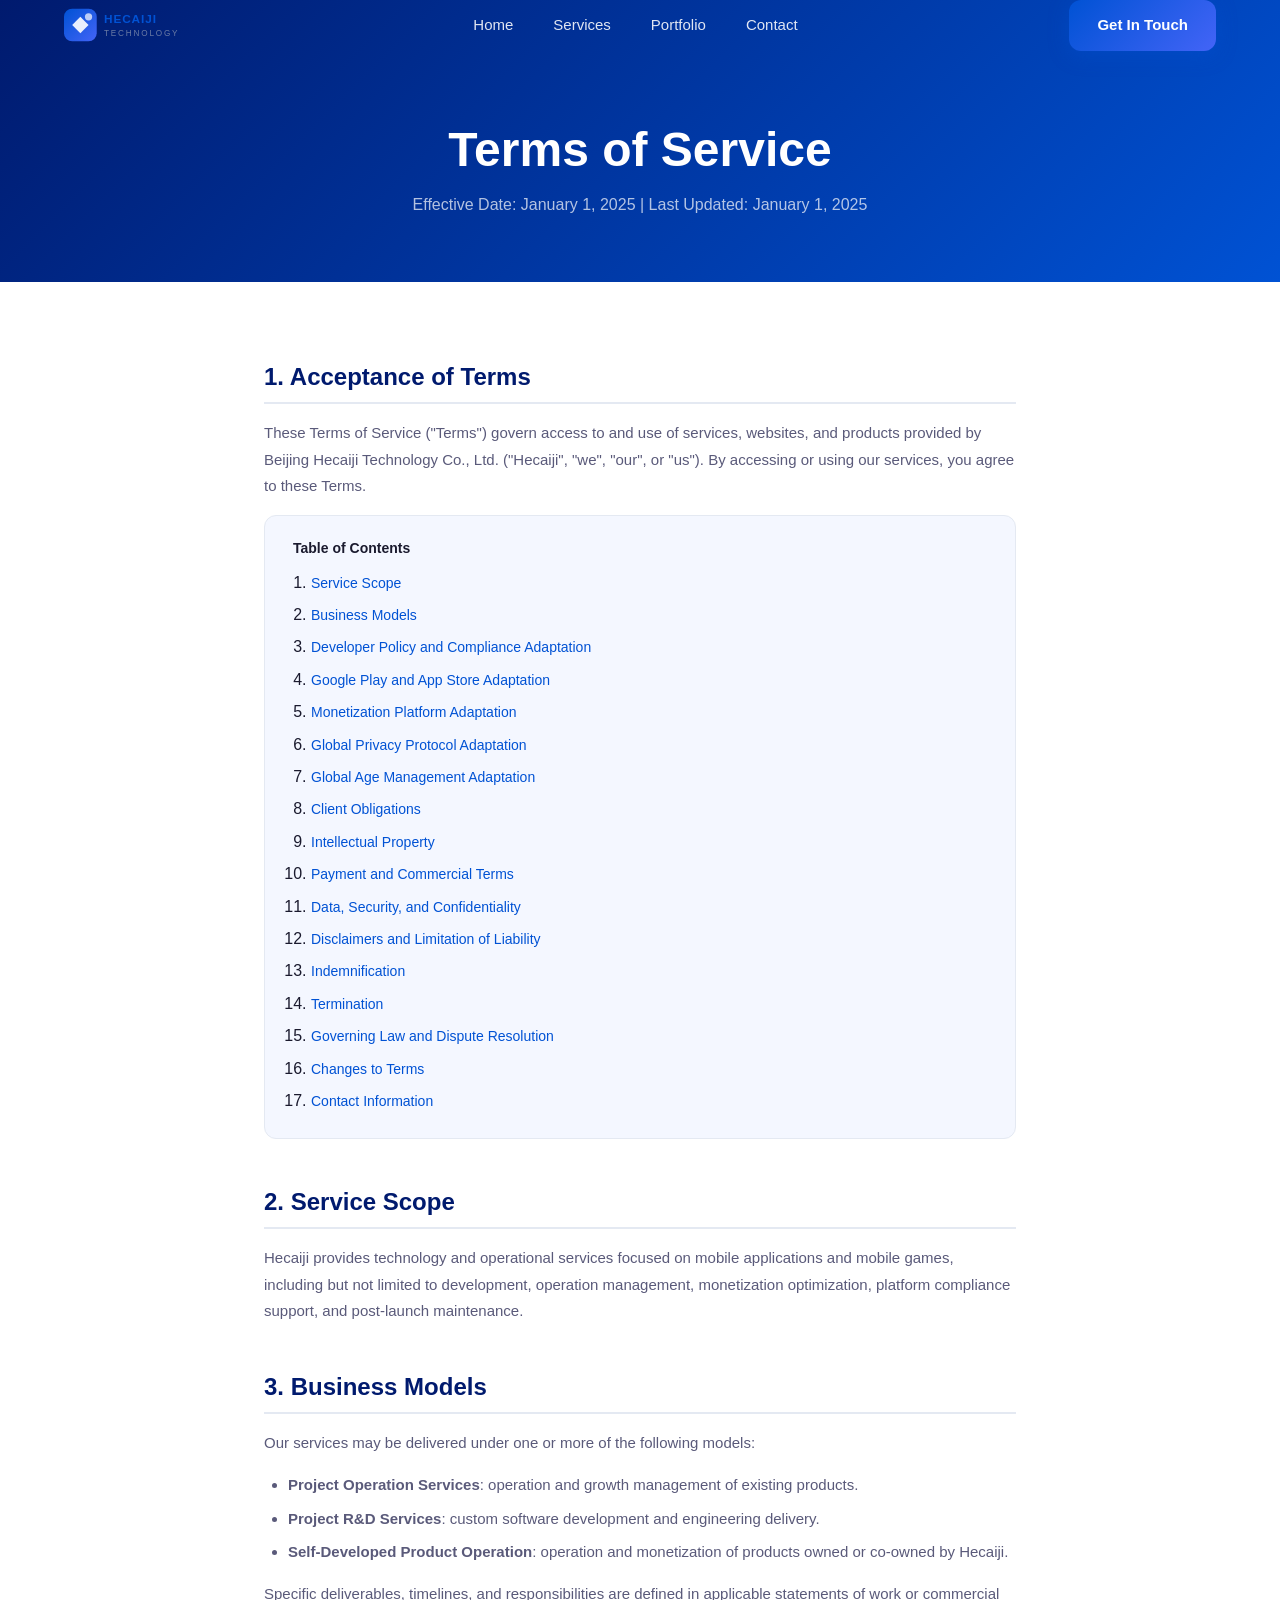
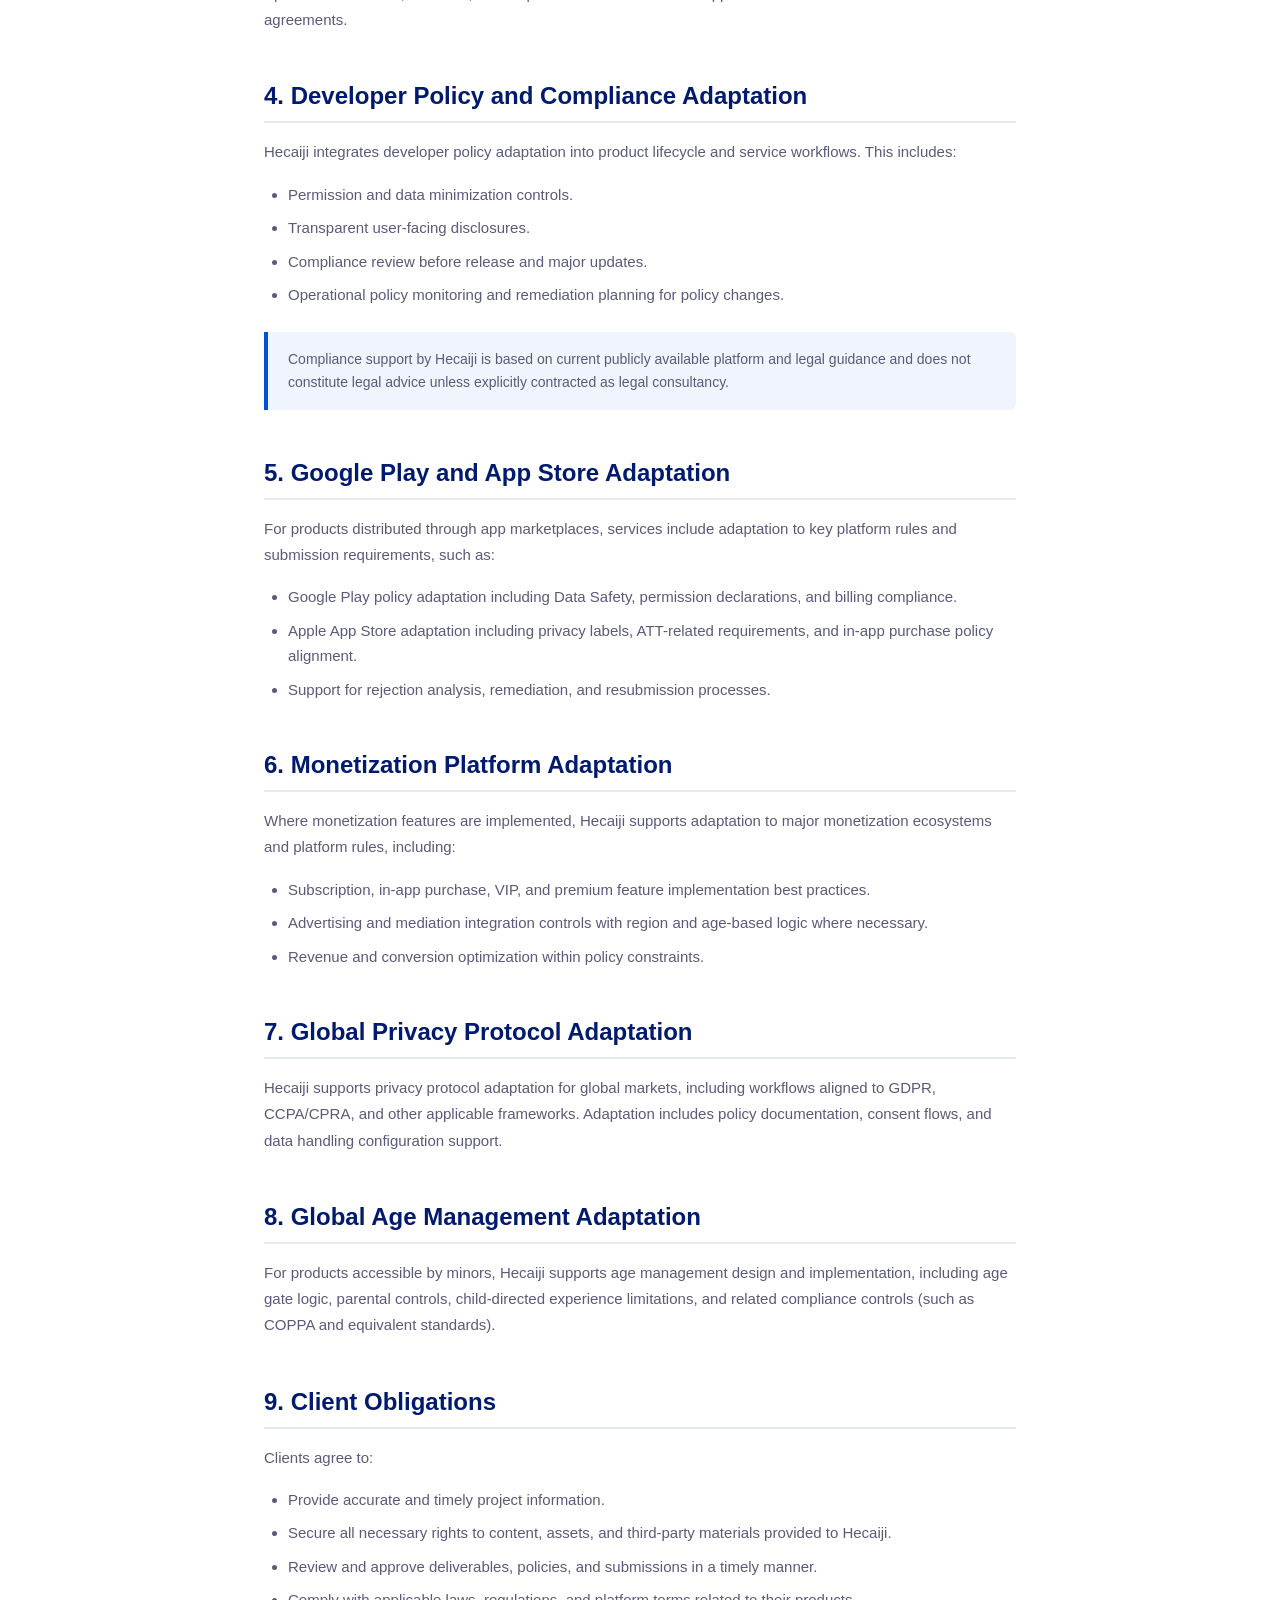
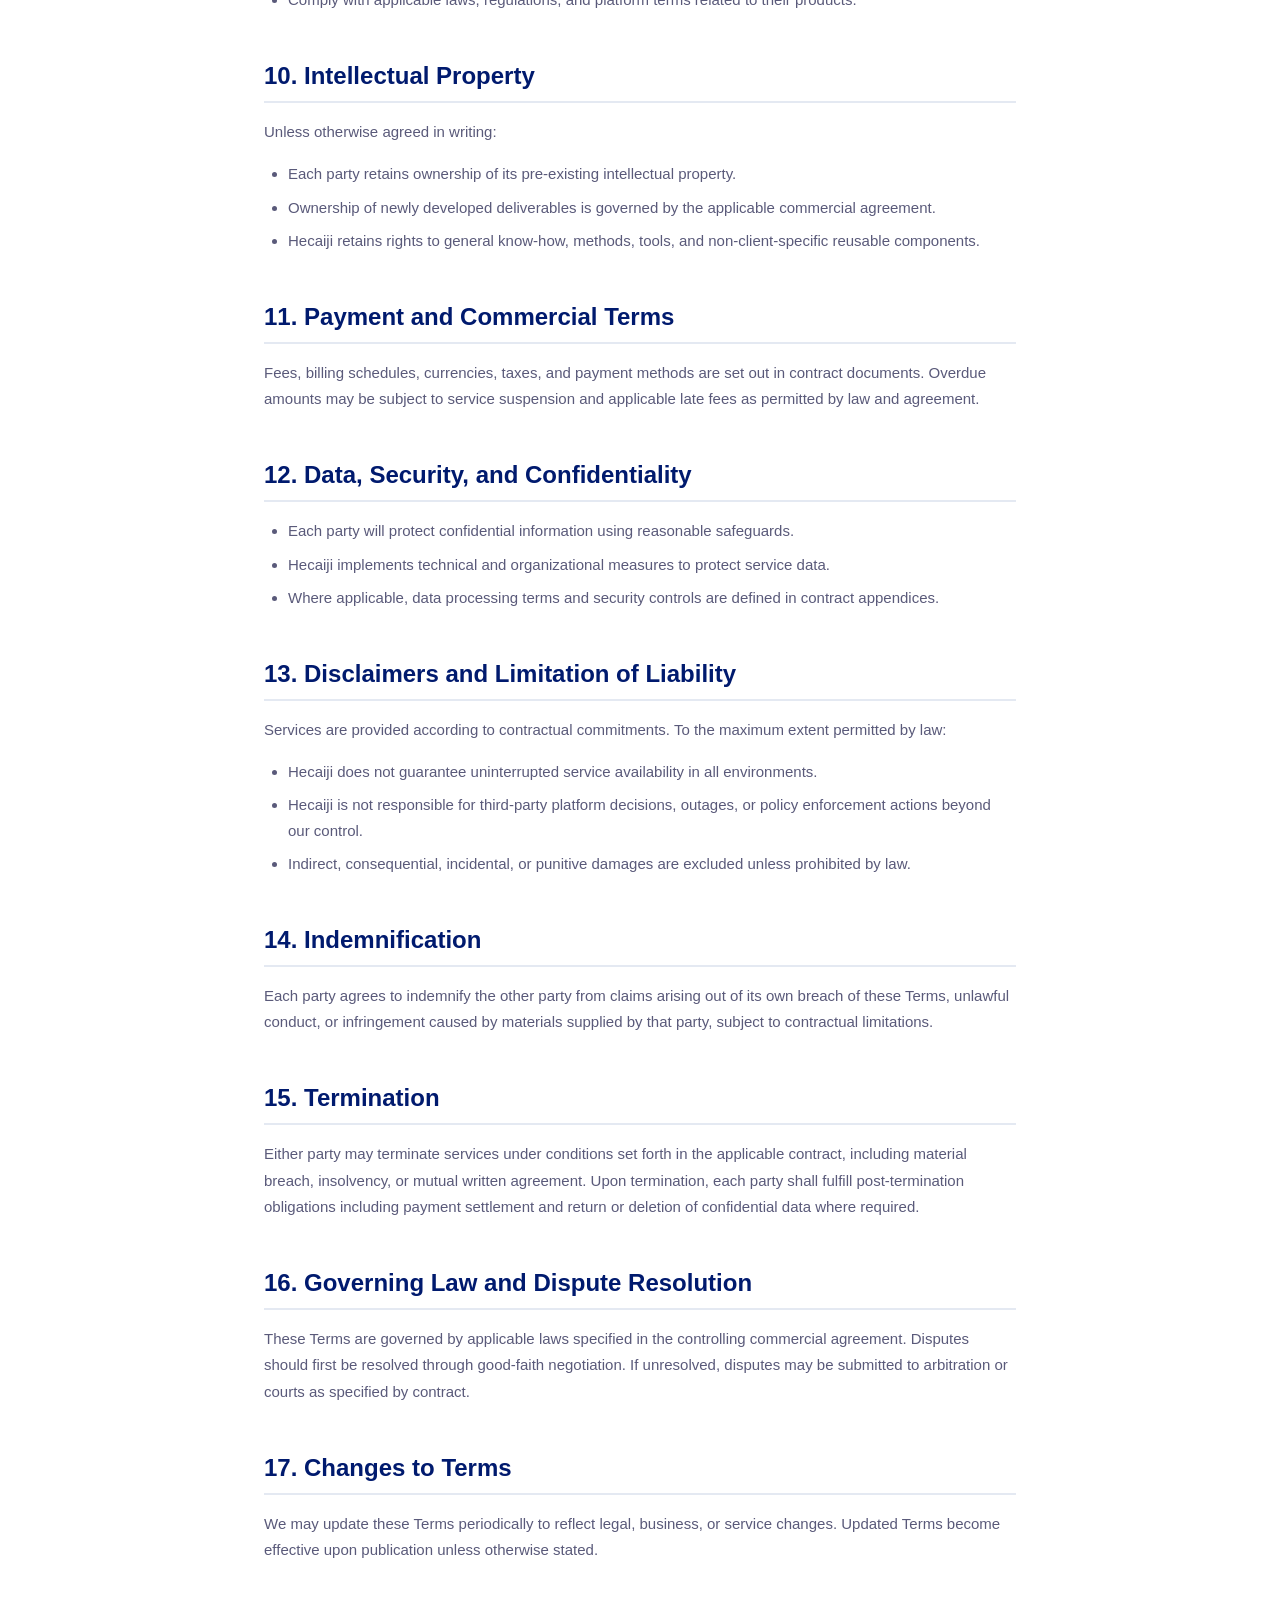
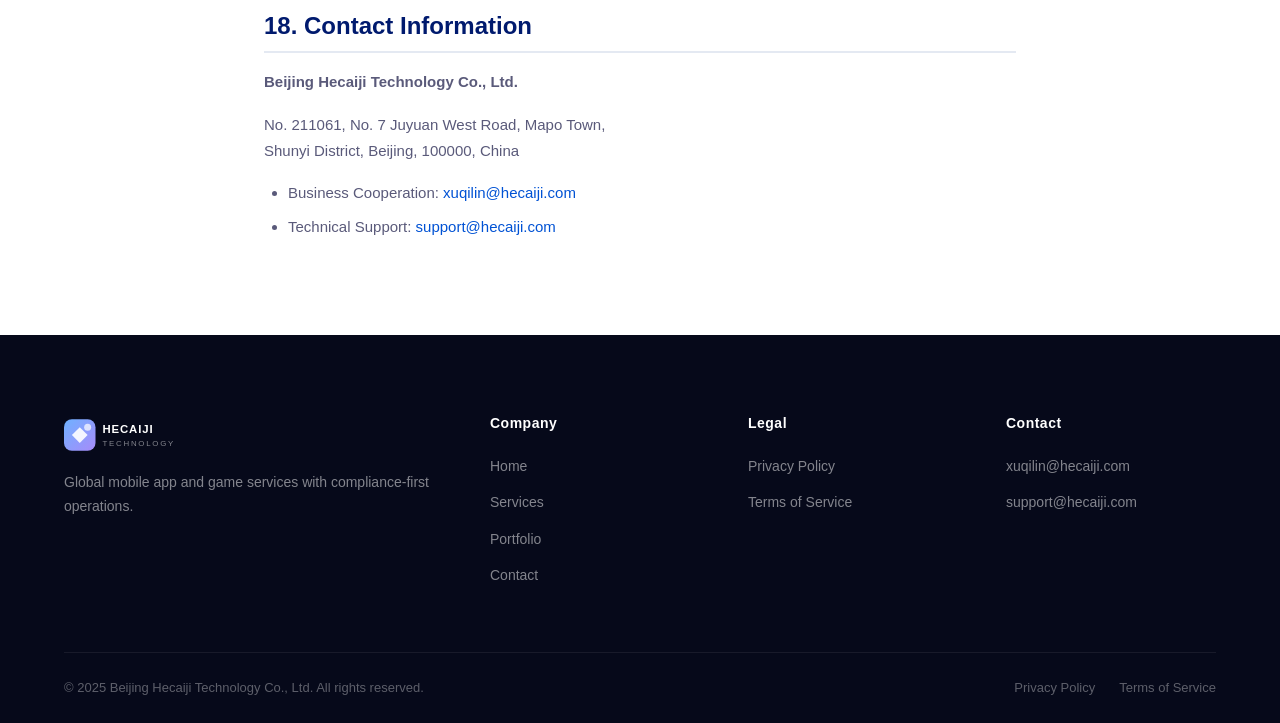
<file: terms.html>
<!DOCTYPE html>
<html lang="en">
<head>
  <meta charset="UTF-8">
  <meta name="viewport" content="width=device-width, initial-scale=1.0">
  <meta http-equiv="X-UA-Compatible" content="IE=edge">

  <title>Terms of Service – Hecaiji Technology</title>
  <meta name="description" content="Terms of Service of Beijing Hecaiji Technology Co., Ltd., including service scope, developer policy adaptation, app store adaptation, monetization platform adaptation, global privacy adaptation, and age management compliance.">
  <meta name="robots" content="index, follow">
  <link rel="canonical" href="https://www.hecaiji.com/terms.html">

  <link rel="stylesheet" href="css/style.css">
  <link rel="icon" type="image/svg+xml" href="svg/logo.svg">
</head>
<body>

  <header>
    <nav class="nav nav--solid" role="navigation" aria-label="Main navigation">
      <div class="container">
        <div class="nav__inner">
          <a href="index.html" class="nav__logo" aria-label="Hecaiji Technology Home">
            <svg viewBox="0 0 160 44" width="160" height="44" xmlns="http://www.w3.org/2000/svg" aria-hidden="true">
              <defs><linearGradient id="nlgT" x1="0%" y1="0%" x2="100%" y2="100%"><stop offset="0%" style="stop-color:#0052D4"/><stop offset="100%" style="stop-color:#4364F7"/></linearGradient></defs>
              <rect x="0" y="4" width="36" height="36" rx="9" fill="url(#nlgT)"/>
              <path d="M9 22 L18 13 L27 22 L18 31 Z" fill="white" opacity="0.9"/>
              <circle cx="27" cy="13" r="4" fill="white" opacity="0.7"/>
              <text x="44" y="20" font-family="'Inter','Arial',sans-serif" font-weight="800" font-size="13" fill="#0052D4" letter-spacing="1">HECAIJI</text>
              <text x="44" y="34" font-family="'Inter','Arial',sans-serif" font-weight="400" font-size="9" fill="#6b7ca5" letter-spacing="2">TECHNOLOGY</text>
            </svg>
          </a>
          <ul class="nav__menu" role="list">
            <li><a href="index.html" class="nav__link">Home</a></li>
            <li><a href="services.html" class="nav__link">Services</a></li>
            <li><a href="cases.html" class="nav__link">Portfolio</a></li>
            <li><a href="contact.html" class="nav__link">Contact</a></li>
          </ul>
          <a href="contact.html" class="btn btn--primary nav__cta">Get In Touch</a>
          <button class="nav__toggle" aria-label="Open menu"><span></span><span></span><span></span></button>
        </div>
      </div>
    </nav>
  </header>

  <div class="mobile-nav" role="dialog" aria-modal="true" aria-label="Mobile navigation">
    <button class="mobile-nav__close" aria-label="Close menu"><svg viewBox="0 0 24 24" fill="none" stroke="currentColor" stroke-width="2" stroke-linecap="round"><path d="M6 6l12 12M18 6l-12 12"/></svg></button>
    <a href="index.html">Home</a><a href="services.html">Services</a><a href="cases.html">Portfolio</a><a href="contact.html">Contact</a>
  </div>

  <main>
    <section class="policy-hero" aria-label="Terms Header">
      <div class="container">
        <h1>Terms of Service</h1>
        <p>Effective Date: January 1, 2025 | Last Updated: January 1, 2025</p>
      </div>
    </section>

    <article class="policy-content" aria-labelledby="terms-title">
      <h2 id="terms-title" style="margin-top:0;">1. Acceptance of Terms</h2>
      <p>These Terms of Service ("Terms") govern access to and use of services, websites, and products provided by Beijing Hecaiji Technology Co., Ltd. ("Hecaiji", "we", "our", or "us"). By accessing or using our services, you agree to these Terms.</p>

      <div class="policy-toc" aria-label="Table of Contents">
        <h4>Table of Contents</h4>
        <ol>
          <li><a href="#sec-2">Service Scope</a></li>
          <li><a href="#sec-3">Business Models</a></li>
          <li><a href="#sec-4">Developer Policy and Compliance Adaptation</a></li>
          <li><a href="#sec-5">Google Play and App Store Adaptation</a></li>
          <li><a href="#sec-6">Monetization Platform Adaptation</a></li>
          <li><a href="#sec-7">Global Privacy Protocol Adaptation</a></li>
          <li><a href="#sec-8">Global Age Management Adaptation</a></li>
          <li><a href="#sec-9">Client Obligations</a></li>
          <li><a href="#sec-10">Intellectual Property</a></li>
          <li><a href="#sec-11">Payment and Commercial Terms</a></li>
          <li><a href="#sec-12">Data, Security, and Confidentiality</a></li>
          <li><a href="#sec-13">Disclaimers and Limitation of Liability</a></li>
          <li><a href="#sec-14">Indemnification</a></li>
          <li><a href="#sec-15">Termination</a></li>
          <li><a href="#sec-16">Governing Law and Dispute Resolution</a></li>
          <li><a href="#sec-17">Changes to Terms</a></li>
          <li><a href="#sec-18">Contact Information</a></li>
        </ol>
      </div>

      <h2 id="sec-2">2. Service Scope</h2>
      <p>Hecaiji provides technology and operational services focused on mobile applications and mobile games, including but not limited to development, operation management, monetization optimization, platform compliance support, and post-launch maintenance.</p>

      <h2 id="sec-3">3. Business Models</h2>
      <p>Our services may be delivered under one or more of the following models:</p>
      <ul>
        <li><strong>Project Operation Services</strong>: operation and growth management of existing products.</li>
        <li><strong>Project R&amp;D Services</strong>: custom software development and engineering delivery.</li>
        <li><strong>Self-Developed Product Operation</strong>: operation and monetization of products owned or co-owned by Hecaiji.</li>
      </ul>
      <p>Specific deliverables, timelines, and responsibilities are defined in applicable statements of work or commercial agreements.</p>

      <h2 id="sec-4">4. Developer Policy and Compliance Adaptation</h2>
      <p>Hecaiji integrates developer policy adaptation into product lifecycle and service workflows. This includes:</p>
      <ul>
        <li>Permission and data minimization controls.</li>
        <li>Transparent user-facing disclosures.</li>
        <li>Compliance review before release and major updates.</li>
        <li>Operational policy monitoring and remediation planning for policy changes.</li>
      </ul>
      <div class="policy-highlight">Compliance support by Hecaiji is based on current publicly available platform and legal guidance and does not constitute legal advice unless explicitly contracted as legal consultancy.</div>

      <h2 id="sec-5">5. Google Play and App Store Adaptation</h2>
      <p>For products distributed through app marketplaces, services include adaptation to key platform rules and submission requirements, such as:</p>
      <ul>
        <li>Google Play policy adaptation including Data Safety, permission declarations, and billing compliance.</li>
        <li>Apple App Store adaptation including privacy labels, ATT-related requirements, and in-app purchase policy alignment.</li>
        <li>Support for rejection analysis, remediation, and resubmission processes.</li>
      </ul>

      <h2 id="sec-6">6. Monetization Platform Adaptation</h2>
      <p>Where monetization features are implemented, Hecaiji supports adaptation to major monetization ecosystems and platform rules, including:</p>
      <ul>
        <li>Subscription, in-app purchase, VIP, and premium feature implementation best practices.</li>
        <li>Advertising and mediation integration controls with region and age-based logic where necessary.</li>
        <li>Revenue and conversion optimization within policy constraints.</li>
      </ul>

      <h2 id="sec-7">7. Global Privacy Protocol Adaptation</h2>
      <p>Hecaiji supports privacy protocol adaptation for global markets, including workflows aligned to GDPR, CCPA/CPRA, and other applicable frameworks. Adaptation includes policy documentation, consent flows, and data handling configuration support.</p>

      <h2 id="sec-8">8. Global Age Management Adaptation</h2>
      <p>For products accessible by minors, Hecaiji supports age management design and implementation, including age gate logic, parental controls, child-directed experience limitations, and related compliance controls (such as COPPA and equivalent standards).</p>

      <h2 id="sec-9">9. Client Obligations</h2>
      <p>Clients agree to:</p>
      <ul>
        <li>Provide accurate and timely project information.</li>
        <li>Secure all necessary rights to content, assets, and third-party materials provided to Hecaiji.</li>
        <li>Review and approve deliverables, policies, and submissions in a timely manner.</li>
        <li>Comply with applicable laws, regulations, and platform terms related to their products.</li>
      </ul>

      <h2 id="sec-10">10. Intellectual Property</h2>
      <p>Unless otherwise agreed in writing:</p>
      <ul>
        <li>Each party retains ownership of its pre-existing intellectual property.</li>
        <li>Ownership of newly developed deliverables is governed by the applicable commercial agreement.</li>
        <li>Hecaiji retains rights to general know-how, methods, tools, and non-client-specific reusable components.</li>
      </ul>

      <h2 id="sec-11">11. Payment and Commercial Terms</h2>
      <p>Fees, billing schedules, currencies, taxes, and payment methods are set out in contract documents. Overdue amounts may be subject to service suspension and applicable late fees as permitted by law and agreement.</p>

      <h2 id="sec-12">12. Data, Security, and Confidentiality</h2>
      <ul>
        <li>Each party will protect confidential information using reasonable safeguards.</li>
        <li>Hecaiji implements technical and organizational measures to protect service data.</li>
        <li>Where applicable, data processing terms and security controls are defined in contract appendices.</li>
      </ul>

      <h2 id="sec-13">13. Disclaimers and Limitation of Liability</h2>
      <p>Services are provided according to contractual commitments. To the maximum extent permitted by law:</p>
      <ul>
        <li>Hecaiji does not guarantee uninterrupted service availability in all environments.</li>
        <li>Hecaiji is not responsible for third-party platform decisions, outages, or policy enforcement actions beyond our control.</li>
        <li>Indirect, consequential, incidental, or punitive damages are excluded unless prohibited by law.</li>
      </ul>

      <h2 id="sec-14">14. Indemnification</h2>
      <p>Each party agrees to indemnify the other party from claims arising out of its own breach of these Terms, unlawful conduct, or infringement caused by materials supplied by that party, subject to contractual limitations.</p>

      <h2 id="sec-15">15. Termination</h2>
      <p>Either party may terminate services under conditions set forth in the applicable contract, including material breach, insolvency, or mutual written agreement. Upon termination, each party shall fulfill post-termination obligations including payment settlement and return or deletion of confidential data where required.</p>

      <h2 id="sec-16">16. Governing Law and Dispute Resolution</h2>
      <p>These Terms are governed by applicable laws specified in the controlling commercial agreement. Disputes should first be resolved through good-faith negotiation. If unresolved, disputes may be submitted to arbitration or courts as specified by contract.</p>

      <h2 id="sec-17">17. Changes to Terms</h2>
      <p>We may update these Terms periodically to reflect legal, business, or service changes. Updated Terms become effective upon publication unless otherwise stated.</p>

      <h2 id="sec-18">18. Contact Information</h2>
      <p><strong>Beijing Hecaiji Technology Co., Ltd.</strong></p>
      <p>No. 211061, No. 7 Juyuan West Road, Mapo Town,<br>Shunyi District, Beijing, 100000, China</p>
      <ul>
        <li>Business Cooperation: <a href="mailto:xuqilin@hecaiji.com">xuqilin@hecaiji.com</a></li>
        <li>Technical Support: <a href="mailto:support@hecaiji.com">support@hecaiji.com</a></li>
      </ul>
    </article>
  </main>

  <footer class="footer" role="contentinfo">
    <div class="container">
      <div class="footer__top">
        <div class="footer__brand">
          <a href="index.html" aria-label="Hecaiji Technology"><svg viewBox="0 0 160 44" width="140" height="40" xmlns="http://www.w3.org/2000/svg" aria-hidden="true"><defs><linearGradient id="fLG6" x1="0%" y1="0%" x2="100%" y2="100%"><stop offset="0%" style="stop-color:#6fb1ff"/><stop offset="100%" style="stop-color:#a78bfa"/></linearGradient></defs><rect x="0" y="4" width="36" height="36" rx="9" fill="url(#fLG6)"/><path d="M9 22 L18 13 L27 22 L18 31 Z" fill="white" opacity="0.9"/><circle cx="27" cy="13" r="4" fill="white" opacity="0.7"/><text x="44" y="20" font-family="'Inter','Arial',sans-serif" font-weight="800" font-size="13" fill="white" letter-spacing="1">HECAIJI</text><text x="44" y="34" font-family="'Inter','Arial',sans-serif" font-weight="400" font-size="9" fill="rgba(255,255,255,0.5)" letter-spacing="2">TECHNOLOGY</text></svg></a>
          <p>Global mobile app and game services with compliance-first operations.</p>
        </div>
        <div class="footer__col"><h4>Company</h4><ul role="list"><li><a href="index.html">Home</a></li><li><a href="services.html">Services</a></li><li><a href="cases.html">Portfolio</a></li><li><a href="contact.html">Contact</a></li></ul></div>
        <div class="footer__col"><h4>Legal</h4><ul role="list"><li><a href="privacy.html">Privacy Policy</a></li><li><a href="terms.html">Terms of Service</a></li></ul></div>
        <div class="footer__col"><h4>Contact</h4><ul role="list"><li><a href="mailto:xuqilin@hecaiji.com">xuqilin@hecaiji.com</a></li><li><a href="mailto:support@hecaiji.com">support@hecaiji.com</a></li></ul></div>
      </div>
      <div class="footer__bottom">
        <p class="footer__copy">&copy; 2025 Beijing Hecaiji Technology Co., Ltd. All rights reserved.</p>
        <nav class="footer__legal" aria-label="Legal"><a href="privacy.html">Privacy Policy</a><a href="terms.html">Terms of Service</a></nav>
      </div>
    </div>
  </footer>

  <button class="scroll-top" aria-label="Back to top"><svg viewBox="0 0 24 24" fill="none" stroke="currentColor" stroke-width="2.5" aria-hidden="true"><path d="M18 15l-6-6-6 6"/></svg></button>
  <script src="js/main.js"></script>
</body>
</html>
</file>
<file: css/style.css>
/* =============================================================================
   HECAIJI TECHNOLOGY - Main Stylesheet
   Version: 1.0.0
   ============================================================================= */

/* ---- CSS Variables ---- */
:root {
  --color-primary: #0052D4;
  --color-primary-dark: #001a6e;
  --color-primary-light: #4364F7;
  --color-accent: #6fb1ff;
  --color-secondary: #FF6B35;
  --color-text: #1a1a2e;
  --color-text-light: #5a5a7a;
  --color-text-muted: #9090aa;
  --color-bg: #ffffff;
  --color-bg-alt: #f4f7ff;
  --color-bg-dark: #06091a;
  --color-border: #e4e9f2;
  --color-success: #22c55e;
  --font-sans: 'Inter', 'Segoe UI', Arial, sans-serif;
  --font-size-base: 16px;
  --radius-sm: 6px;
  --radius-md: 12px;
  --radius-lg: 20px;
  --radius-xl: 32px;
  --shadow-sm: 0 2px 8px rgba(0, 82, 212, 0.08);
  --shadow-md: 0 8px 32px rgba(0, 82, 212, 0.12);
  --shadow-lg: 0 20px 60px rgba(0, 82, 212, 0.15);
  --transition: 0.3s ease;
  --container-max: 1200px;
  --nav-height: 72px;
}

/* ---- Reset & Base ---- */
*, *::before, *::after { box-sizing: border-box; margin: 0; padding: 0; }

html {
  font-size: var(--font-size-base);
  scroll-behavior: smooth;
  -webkit-text-size-adjust: 100%;
}

body {
  font-family: var(--font-sans);
  color: var(--color-text);
  background: var(--color-bg);
  line-height: 1.65;
  overflow-x: hidden;
}

img, svg { display: block; max-width: 100%; }

a {
  color: var(--color-primary);
  text-decoration: none;
  transition: color var(--transition);
}
a:hover { color: var(--color-primary-light); }

ul, ol { list-style: none; }

button {
  font-family: var(--font-sans);
  cursor: pointer;
  border: none;
  background: none;
}

h1, h2, h3, h4, h5, h6 {
  line-height: 1.25;
  font-weight: 700;
  color: var(--color-text);
}

/* ---- Layout Utilities ---- */
.container {
  width: 100%;
  max-width: var(--container-max);
  margin: 0 auto;
  padding: 0 24px;
}

.section {
  padding: 96px 0;
}

.section--alt {
  background: var(--color-bg-alt);
}

.section--dark {
  background: var(--color-bg-dark);
  color: #fff;
}

.section-header {
  text-align: center;
  margin-bottom: 64px;
}

.section-header .eyebrow {
  display: inline-block;
  font-size: 12px;
  font-weight: 600;
  letter-spacing: 2px;
  text-transform: uppercase;
  color: var(--color-primary);
  background: rgba(0, 82, 212, 0.08);
  border-radius: 20px;
  padding: 4px 16px;
  margin-bottom: 16px;
}

.section-header h2 {
  font-size: clamp(28px, 4vw, 44px);
  color: var(--color-text);
  margin-bottom: 16px;
}

.section--dark .section-header h2 { color: #fff; }

.section-header p {
  font-size: 17px;
  color: var(--color-text-light);
  max-width: 600px;
  margin: 0 auto;
}

.section--dark .section-header p { color: rgba(255,255,255,0.65); }

/* ---- Buttons ---- */
.btn {
  display: inline-flex;
  align-items: center;
  gap: 8px;
  padding: 13px 28px;
  border-radius: var(--radius-md);
  font-weight: 600;
  font-size: 15px;
  transition: all var(--transition);
  white-space: nowrap;
}

.btn--primary {
  background: linear-gradient(135deg, var(--color-primary), var(--color-primary-light));
  color: #fff;
  box-shadow: 0 4px 20px rgba(0, 82, 212, 0.35);
}
.btn--primary:hover {
  color: #fff;
  transform: translateY(-2px);
  box-shadow: 0 8px 30px rgba(0, 82, 212, 0.45);
}

.btn--outline {
  background: transparent;
  color: #fff;
  border: 2px solid rgba(255,255,255,0.5);
}
.btn--outline:hover {
  color: #fff;
  border-color: #fff;
  background: rgba(255,255,255,0.1);
}

.btn--outline-dark {
  background: transparent;
  color: var(--color-primary);
  border: 2px solid var(--color-primary);
}
.btn--outline-dark:hover {
  background: var(--color-primary);
  color: #fff;
}

.btn svg { width: 18px; height: 18px; flex-shrink: 0; }

/* ---- Navigation ---- */
.nav {
  position: fixed;
  top: 0;
  left: 0;
  right: 0;
  z-index: 1000;
  height: var(--nav-height);
  transition: background var(--transition), box-shadow var(--transition);
}

.nav--transparent { background: transparent; }

.nav--solid {
  background: rgba(255, 255, 255, 0.97);
  backdrop-filter: blur(12px);
  box-shadow: 0 2px 20px rgba(0,0,0,0.08);
}

.nav__inner {
  display: flex;
  align-items: center;
  justify-content: space-between;
  height: 100%;
}

.nav__logo {
  display: flex;
  align-items: center;
  gap: 12px;
  text-decoration: none;
}

.nav__logo img, .nav__logo svg { height: 40px; width: auto; }

.nav__menu {
  display: flex;
  align-items: center;
  gap: 8px;
}

.nav__link {
  padding: 8px 16px;
  font-size: 15px;
  font-weight: 500;
  color: rgba(255,255,255,0.88);
  border-radius: var(--radius-sm);
  transition: all var(--transition);
  position: relative;
}

.nav--solid .nav__link { color: var(--color-text); }

.nav__link:hover,
.nav__link.active {
  color: #fff;
  background: rgba(255,255,255,0.15);
}

.nav--solid .nav__link:hover,
.nav--solid .nav__link.active {
  color: var(--color-primary);
  background: rgba(0, 82, 212, 0.07);
}

.nav__cta {
  margin-left: 8px;
}

.nav__toggle {
  display: none;
  flex-direction: column;
  gap: 5px;
  padding: 6px;
  cursor: pointer;
}

.nav__toggle span {
  display: block;
  width: 24px;
  height: 2px;
  background: #fff;
  border-radius: 2px;
  transition: all var(--transition);
}

.nav--solid .nav__toggle span { background: var(--color-text); }

/* ---- Hero Section ---- */
.hero {
  position: relative;
  min-height: 100vh;
  display: flex;
  align-items: center;
  overflow: hidden;
  padding-top: var(--nav-height);
}

.hero__bg {
  position: absolute;
  inset: 0;
  z-index: 0;
}

.hero__bg svg, .hero__bg img {
  width: 100%;
  height: 100%;
  object-fit: cover;
}

.hero__overlay {
  position: absolute;
  inset: 0;
  background: linear-gradient(135deg, rgba(0,26,110,0.92) 0%, rgba(0,82,212,0.8) 60%, rgba(67,100,247,0.7) 100%);
}

.hero__content {
  position: relative;
  z-index: 1;
  max-width: 680px;
  color: #fff;
}

.hero__badge {
  display: inline-flex;
  align-items: center;
  gap: 6px;
  background: rgba(255,255,255,0.12);
  border: 1px solid rgba(255,255,255,0.2);
  border-radius: 20px;
  padding: 6px 14px;
  font-size: 13px;
  font-weight: 500;
  color: rgba(255,255,255,0.9);
  margin-bottom: 28px;
  backdrop-filter: blur(4px);
}

.hero__badge svg { width: 14px; height: 14px; color: var(--color-accent); }

.hero h1 {
  font-size: clamp(36px, 5.5vw, 68px);
  color: #fff;
  font-weight: 800;
  line-height: 1.1;
  margin-bottom: 24px;
  letter-spacing: -1px;
}

.hero h1 .highlight {
  background: linear-gradient(90deg, #6fb1ff, #a78bfa);
  -webkit-background-clip: text;
  -webkit-text-fill-color: transparent;
  background-clip: text;
}

.hero__desc {
  font-size: 18px;
  color: rgba(255,255,255,0.75);
  margin-bottom: 40px;
  line-height: 1.7;
}

.hero__actions {
  display: flex;
  gap: 16px;
  flex-wrap: wrap;
  margin-bottom: 60px;
}

.hero__stats {
  display: flex;
  gap: 48px;
  padding-top: 40px;
  border-top: 1px solid rgba(255,255,255,0.15);
}

.hero__stat-value {
  font-size: 32px;
  font-weight: 800;
  color: #fff;
  line-height: 1;
  margin-bottom: 4px;
}

.hero__stat-label {
  font-size: 13px;
  color: rgba(255,255,255,0.6);
  letter-spacing: 0.5px;
}

/* ---- Partners / Logos Bar ---- */
.partners {
  padding: 32px 0;
  background: #fff;
  border-bottom: 1px solid var(--color-border);
}

.partners__inner {
  display: flex;
  align-items: center;
  gap: 16px;
  flex-wrap: wrap;
}

.partners__label {
  font-size: 13px;
  color: var(--color-text-muted);
  font-weight: 500;
  white-space: nowrap;
  margin-right: 8px;
}

.partners__logos {
  display: flex;
  align-items: center;
  gap: 32px;
  flex-wrap: wrap;
}

.partner-badge {
  display: inline-flex;
  align-items: center;
  gap: 6px;
  font-size: 13px;
  font-weight: 600;
  color: var(--color-text-muted);
  padding: 6px 14px;
  border: 1px solid var(--color-border);
  border-radius: var(--radius-sm);
  transition: all var(--transition);
}

.partner-badge:hover {
  color: var(--color-primary);
  border-color: var(--color-primary);
  background: rgba(0,82,212,0.04);
}

.partner-badge svg { width: 16px; height: 16px; }

/* ---- Services / Business Section ---- */
.services-grid {
  display: grid;
  grid-template-columns: repeat(auto-fit, minmax(320px, 1fr));
  gap: 28px;
}

.service-card {
  background: #fff;
  border: 1px solid var(--color-border);
  border-radius: var(--radius-lg);
  padding: 40px 36px;
  transition: all var(--transition);
  position: relative;
  overflow: hidden;
}

.service-card::before {
  content: '';
  position: absolute;
  top: 0; left: 0; right: 0;
  height: 3px;
  background: linear-gradient(90deg, var(--color-primary), var(--color-primary-light));
  transform: scaleX(0);
  transform-origin: left;
  transition: transform var(--transition);
}

.service-card:hover {
  transform: translateY(-6px);
  box-shadow: var(--shadow-lg);
  border-color: transparent;
}

.service-card:hover::before { transform: scaleX(1); }

.service-card__icon {
  width: 60px;
  height: 60px;
  background: linear-gradient(135deg, rgba(0,82,212,0.1), rgba(67,100,247,0.08));
  border-radius: var(--radius-md);
  display: flex;
  align-items: center;
  justify-content: center;
  margin-bottom: 24px;
  color: var(--color-primary);
  transition: all var(--transition);
}

.service-card__icon svg { width: 28px; height: 28px; }

.service-card:hover .service-card__icon {
  background: linear-gradient(135deg, var(--color-primary), var(--color-primary-light));
  color: #fff;
}

.service-card h3 {
  font-size: 22px;
  margin-bottom: 14px;
}

.service-card p {
  color: var(--color-text-light);
  font-size: 15px;
  line-height: 1.7;
  margin-bottom: 24px;
}

.service-card__list {
  display: flex;
  flex-direction: column;
  gap: 10px;
}

.service-card__list-item {
  display: flex;
  align-items: center;
  gap: 10px;
  font-size: 14px;
  color: var(--color-text-light);
}

.service-card__list-item svg {
  width: 16px;
  height: 16px;
  color: var(--color-success);
  flex-shrink: 0;
}

/* ---- Revenue Models ---- */
.revenue-grid {
  display: grid;
  grid-template-columns: repeat(auto-fit, minmax(180px, 1fr));
  gap: 20px;
}

.revenue-card {
  background: rgba(255,255,255,0.05);
  border: 1px solid rgba(255,255,255,0.1);
  border-radius: var(--radius-md);
  padding: 28px 24px;
  text-align: center;
  transition: all var(--transition);
}

.revenue-card:hover {
  background: rgba(255,255,255,0.1);
  border-color: rgba(255,255,255,0.2);
  transform: translateY(-4px);
}

.revenue-card__icon {
  width: 52px;
  height: 52px;
  background: linear-gradient(135deg, var(--color-primary), var(--color-primary-light));
  border-radius: var(--radius-md);
  display: flex;
  align-items: center;
  justify-content: center;
  margin: 0 auto 16px;
  color: #fff;
}

.revenue-card__icon svg { width: 24px; height: 24px; }

.revenue-card h4 {
  font-size: 15px;
  color: #fff;
  margin-bottom: 8px;
}

.revenue-card p {
  font-size: 13px;
  color: rgba(255,255,255,0.55);
  line-height: 1.5;
}

/* ---- Team / Cases Section ---- */
.cases-grid {
  display: grid;
  grid-template-columns: repeat(auto-fit, minmax(300px, 1fr));
  gap: 28px;
}

.case-card {
  background: #fff;
  border: 1px solid var(--color-border);
  border-radius: var(--radius-lg);
  overflow: hidden;
  transition: all var(--transition);
}

.case-card:hover {
  transform: translateY(-6px);
  box-shadow: var(--shadow-lg);
}

.case-card__visual {
  height: 180px;
  background: linear-gradient(135deg, var(--color-primary-dark), var(--color-primary-light));
  display: flex;
  align-items: center;
  justify-content: center;
  position: relative;
  overflow: hidden;
}

.case-card__visual svg {
  width: 80px;
  height: 80px;
  color: rgba(255,255,255,0.3);
}

.case-card__visual::after {
  content: '';
  position: absolute;
  inset: 0;
  background: radial-gradient(circle at 30% 40%, rgba(255,255,255,0.1), transparent 70%);
}

.case-card__badge {
  position: absolute;
  top: 16px;
  right: 16px;
  background: rgba(255,255,255,0.15);
  backdrop-filter: blur(4px);
  border: 1px solid rgba(255,255,255,0.2);
  color: #fff;
  font-size: 11px;
  font-weight: 600;
  padding: 4px 10px;
  border-radius: 20px;
  letter-spacing: 0.5px;
  text-transform: uppercase;
}

.case-card__body {
  padding: 28px;
}

.case-card h3 {
  font-size: 18px;
  margin-bottom: 10px;
}

.case-card p {
  font-size: 14px;
  color: var(--color-text-light);
  line-height: 1.65;
  margin-bottom: 20px;
}

.case-card__tags {
  display: flex;
  gap: 8px;
  flex-wrap: wrap;
}

.case-tag {
  font-size: 12px;
  font-weight: 500;
  color: var(--color-primary);
  background: rgba(0,82,212,0.08);
  padding: 3px 10px;
  border-radius: 20px;
}

/* ---- Stats Section ---- */
.stats-grid {
  display: grid;
  grid-template-columns: repeat(auto-fit, minmax(200px, 1fr));
  gap: 2px;
  background: var(--color-border);
  border-radius: var(--radius-lg);
  overflow: hidden;
}

.stat-item {
  background: #fff;
  padding: 40px 32px;
  text-align: center;
}

.stat-item__value {
  font-size: clamp(36px, 5vw, 56px);
  font-weight: 800;
  background: linear-gradient(135deg, var(--color-primary), var(--color-primary-light));
  -webkit-background-clip: text;
  -webkit-text-fill-color: transparent;
  background-clip: text;
  line-height: 1;
  margin-bottom: 8px;
}

.stat-item__label {
  font-size: 14px;
  color: var(--color-text-light);
  font-weight: 500;
}

/* ---- Team Members ---- */
.team-grid {
  display: grid;
  grid-template-columns: repeat(auto-fit, minmax(240px, 1fr));
  gap: 24px;
}

.team-card {
  background: #fff;
  border: 1px solid var(--color-border);
  border-radius: var(--radius-lg);
  padding: 32px 24px;
  text-align: center;
  transition: all var(--transition);
}

.team-card:hover {
  transform: translateY(-4px);
  box-shadow: var(--shadow-md);
}

.team-card__avatar {
  width: 80px;
  height: 80px;
  border-radius: 50%;
  margin: 0 auto 16px;
  background: linear-gradient(135deg, var(--color-primary), var(--color-primary-light));
  display: flex;
  align-items: center;
  justify-content: center;
  color: #fff;
}

.team-card__avatar svg { width: 36px; height: 36px; }

.team-card__initials {
  width: 80px;
  height: 80px;
  border-radius: 50%;
  margin: 0 auto 16px;
  background: linear-gradient(135deg, var(--color-primary), var(--color-primary-light));
  display: flex;
  align-items: center;
  justify-content: center;
  font-size: 24px;
  font-weight: 700;
  color: #fff;
}

.team-card h3 {
  font-size: 17px;
  margin-bottom: 4px;
}

.team-card__role {
  font-size: 13px;
  color: var(--color-primary);
  font-weight: 600;
  margin-bottom: 8px;
}

.team-card__bg {
  font-size: 13px;
  color: var(--color-text-muted);
  line-height: 1.5;
}

/* ---- Contact Section ---- */
.contact-grid {
  display: grid;
  grid-template-columns: 1fr 1.2fr;
  gap: 64px;
  align-items: start;
}

.contact-info h2 {
  font-size: clamp(28px, 3.5vw, 40px);
  margin-bottom: 20px;
}

.contact-info > p {
  color: var(--color-text-light);
  font-size: 16px;
  line-height: 1.7;
  margin-bottom: 48px;
}

.contact-detail {
  display: flex;
  align-items: flex-start;
  gap: 16px;
  margin-bottom: 28px;
}

.contact-detail__icon {
  width: 48px;
  height: 48px;
  background: rgba(0,82,212,0.08);
  border-radius: var(--radius-md);
  display: flex;
  align-items: center;
  justify-content: center;
  color: var(--color-primary);
  flex-shrink: 0;
}

.contact-detail__icon svg { width: 22px; height: 22px; }

.contact-detail__label {
  font-size: 12px;
  font-weight: 600;
  text-transform: uppercase;
  letter-spacing: 1px;
  color: var(--color-text-muted);
  margin-bottom: 4px;
}

.contact-detail__value {
  font-size: 15px;
  color: var(--color-text);
  font-weight: 500;
}

.contact-detail__value a {
  color: var(--color-text);
}
.contact-detail__value a:hover { color: var(--color-primary); }

/* ---- Contact Form ---- */
.contact-form {
  background: #fff;
  border: 1px solid var(--color-border);
  border-radius: var(--radius-xl);
  padding: 48px 40px;
  box-shadow: var(--shadow-md);
}

.contact-form h3 {
  font-size: 24px;
  margin-bottom: 8px;
}

.contact-form > p {
  color: var(--color-text-light);
  font-size: 14px;
  margin-bottom: 32px;
}

.form-group {
  margin-bottom: 20px;
}

.form-group label {
  display: block;
  font-size: 14px;
  font-weight: 500;
  color: var(--color-text);
  margin-bottom: 8px;
}

.form-group input,
.form-group select,
.form-group textarea {
  width: 100%;
  padding: 12px 16px;
  border: 1.5px solid var(--color-border);
  border-radius: var(--radius-md);
  font-family: var(--font-sans);
  font-size: 15px;
  color: var(--color-text);
  background: var(--color-bg);
  transition: border-color var(--transition), box-shadow var(--transition);
  outline: none;
}

.form-group input:focus,
.form-group select:focus,
.form-group textarea:focus {
  border-color: var(--color-primary);
  box-shadow: 0 0 0 3px rgba(0,82,212,0.12);
}

.form-group textarea { resize: vertical; min-height: 120px; }

.form-row { display: grid; grid-template-columns: 1fr 1fr; gap: 16px; }

.form-notice {
  font-size: 12px;
  color: var(--color-text-muted);
  margin-top: 16px;
  line-height: 1.6;
}

.form-notice a { color: var(--color-primary); }

/* ---- Footer ---- */
.footer {
  background: var(--color-bg-dark);
  color: rgba(255,255,255,0.7);
  padding: 80px 0 0;
}

.footer__top {
  display: grid;
  grid-template-columns: 1.8fr 1fr 1fr 1fr;
  gap: 48px;
  padding-bottom: 64px;
}

.footer__brand p {
  font-size: 14px;
  line-height: 1.7;
  margin: 16px 0 24px;
  color: rgba(255,255,255,0.5);
}

.footer__social {
  display: flex;
  gap: 12px;
}

.footer__social-link {
  width: 40px;
  height: 40px;
  background: rgba(255,255,255,0.07);
  border-radius: var(--radius-sm);
  display: flex;
  align-items: center;
  justify-content: center;
  color: rgba(255,255,255,0.6);
  transition: all var(--transition);
}

.footer__social-link:hover {
  background: var(--color-primary);
  color: #fff;
}

.footer__social-link svg { width: 18px; height: 18px; }

.footer__col h4 {
  font-size: 14px;
  font-weight: 600;
  color: #fff;
  margin-bottom: 20px;
  letter-spacing: 0.5px;
}

.footer__col ul { display: flex; flex-direction: column; gap: 10px; }

.footer__col ul li a {
  font-size: 14px;
  color: rgba(255,255,255,0.5);
  transition: color var(--transition);
}

.footer__col ul li a:hover { color: #fff; }

.footer__bottom {
  border-top: 1px solid rgba(255,255,255,0.07);
  padding: 24px 0;
  display: flex;
  align-items: center;
  justify-content: space-between;
  flex-wrap: wrap;
  gap: 12px;
}

.footer__copy {
  font-size: 13px;
  color: rgba(255,255,255,0.35);
}

.footer__legal {
  display: flex;
  gap: 24px;
}

.footer__legal a {
  font-size: 13px;
  color: rgba(255,255,255,0.35);
}

.footer__legal a:hover { color: rgba(255,255,255,0.7); }

/* ---- Policy Pages ---- */
.policy-hero {
  background: linear-gradient(135deg, var(--color-primary-dark), var(--color-primary));
  padding: 120px 0 64px;
  color: #fff;
  text-align: center;
}

.policy-hero h1 {
  color: #fff;
  font-size: clamp(28px, 4vw, 48px);
  margin-bottom: 12px;
}

.policy-hero p {
  color: rgba(255,255,255,0.7);
  font-size: 16px;
}

.policy-content {
  max-width: 800px;
  margin: 0 auto;
  padding: 80px 24px;
}

.policy-content h2 {
  font-size: 24px;
  margin: 48px 0 16px;
  color: var(--color-primary-dark);
  padding-bottom: 10px;
  border-bottom: 2px solid var(--color-border);
}

.policy-content h3 {
  font-size: 18px;
  margin: 32px 0 12px;
  color: var(--color-text);
}

.policy-content p {
  font-size: 15px;
  color: var(--color-text-light);
  line-height: 1.75;
  margin-bottom: 16px;
}

.policy-content ul {
  list-style: disc;
  padding-left: 24px;
  margin-bottom: 16px;
}

.policy-content ul li {
  font-size: 15px;
  color: var(--color-text-light);
  line-height: 1.7;
  margin-bottom: 8px;
}

.policy-content .policy-highlight {
  background: rgba(0,82,212,0.06);
  border-left: 4px solid var(--color-primary);
  padding: 16px 20px;
  border-radius: 0 var(--radius-sm) var(--radius-sm) 0;
  margin: 24px 0;
  font-size: 14px;
  color: var(--color-text-light);
}

.policy-toc {
  background: var(--color-bg-alt);
  border: 1px solid var(--color-border);
  border-radius: var(--radius-md);
  padding: 24px 28px;
  margin-bottom: 48px;
}

.policy-toc h4 {
  font-size: 14px;
  font-weight: 600;
  margin-bottom: 12px;
  color: var(--color-text);
}

.policy-toc ol {
  list-style: decimal;
  padding-left: 18px;
  display: flex;
  flex-direction: column;
  gap: 6px;
}

.policy-toc ol li a {
  font-size: 14px;
  color: var(--color-primary);
}

/* ---- Mobile Nav ---- */
.mobile-nav {
  display: none;
  position: fixed;
  inset: 0;
  z-index: 999;
  background: rgba(0, 26, 110, 0.97);
  flex-direction: column;
  align-items: center;
  justify-content: center;
  gap: 16px;
}

.mobile-nav.open { display: flex; }

.mobile-nav__close {
  position: absolute;
  top: 20px;
  right: 24px;
  color: #fff;
  padding: 8px;
}

.mobile-nav__close svg { width: 28px; height: 28px; }

.mobile-nav a {
  font-size: 24px;
  font-weight: 600;
  color: rgba(255,255,255,0.85);
  padding: 8px 0;
  transition: color var(--transition);
}

.mobile-nav a:hover { color: #fff; }

/* ---- Scroll To Top ---- */
.scroll-top {
  position: fixed;
  bottom: 32px;
  right: 32px;
  width: 48px;
  height: 48px;
  background: var(--color-primary);
  color: #fff;
  border-radius: 50%;
  display: flex;
  align-items: center;
  justify-content: center;
  box-shadow: 0 4px 20px rgba(0,82,212,0.4);
  opacity: 0;
  pointer-events: none;
  transition: all var(--transition);
  z-index: 900;
  cursor: pointer;
}

.scroll-top.visible { opacity: 1; pointer-events: all; }
.scroll-top:hover { transform: translateY(-3px); box-shadow: 0 8px 28px rgba(0,82,212,0.5); }
.scroll-top svg { width: 20px; height: 20px; }

/* ---- Animations ---- */
@keyframes fadeUp {
  from { opacity: 0; transform: translateY(30px); }
  to   { opacity: 1; transform: translateY(0); }
}

@keyframes fadeIn {
  from { opacity: 0; }
  to   { opacity: 1; }
}

.animate-fade-up {
  animation: fadeUp 0.7s ease forwards;
}

.animate-fade-up.delay-1 { animation-delay: 0.1s; }
.animate-fade-up.delay-2 { animation-delay: 0.2s; }
.animate-fade-up.delay-3 { animation-delay: 0.3s; }

[data-animate] { opacity: 0; transform: translateY(30px); transition: opacity 0.6s ease, transform 0.6s ease; }
[data-animate].in-view { opacity: 1; transform: none; }

/* ---- Responsive ---- */
@media (max-width: 1024px) {
  .footer__top { grid-template-columns: 1fr 1fr; }
  .contact-grid { grid-template-columns: 1fr; gap: 48px; }
}

@media (max-width: 768px) {
  :root { --nav-height: 64px; }
  .section { padding: 72px 0; }
  .nav__menu, .nav__cta { display: none; }
  .nav__toggle { display: flex; }
  .hero h1 { font-size: 36px; letter-spacing: -0.5px; }
  .hero__stats { gap: 28px; flex-wrap: wrap; }
  .footer__top { grid-template-columns: 1fr; gap: 32px; }
  .footer__bottom { flex-direction: column; align-items: flex-start; }
  .form-row { grid-template-columns: 1fr; }
  .services-grid { grid-template-columns: 1fr; }
  .cases-grid { grid-template-columns: 1fr; }
  .contact-form { padding: 32px 24px; }
}

@media (max-width: 480px) {
  .container { padding: 0 16px; }
  .hero__actions { flex-direction: column; }
  .hero__actions .btn { width: 100%; justify-content: center; }
  .stats-grid { grid-template-columns: 1fr 1fr; }
  .revenue-grid { grid-template-columns: 1fr 1fr; }
}
</file>
